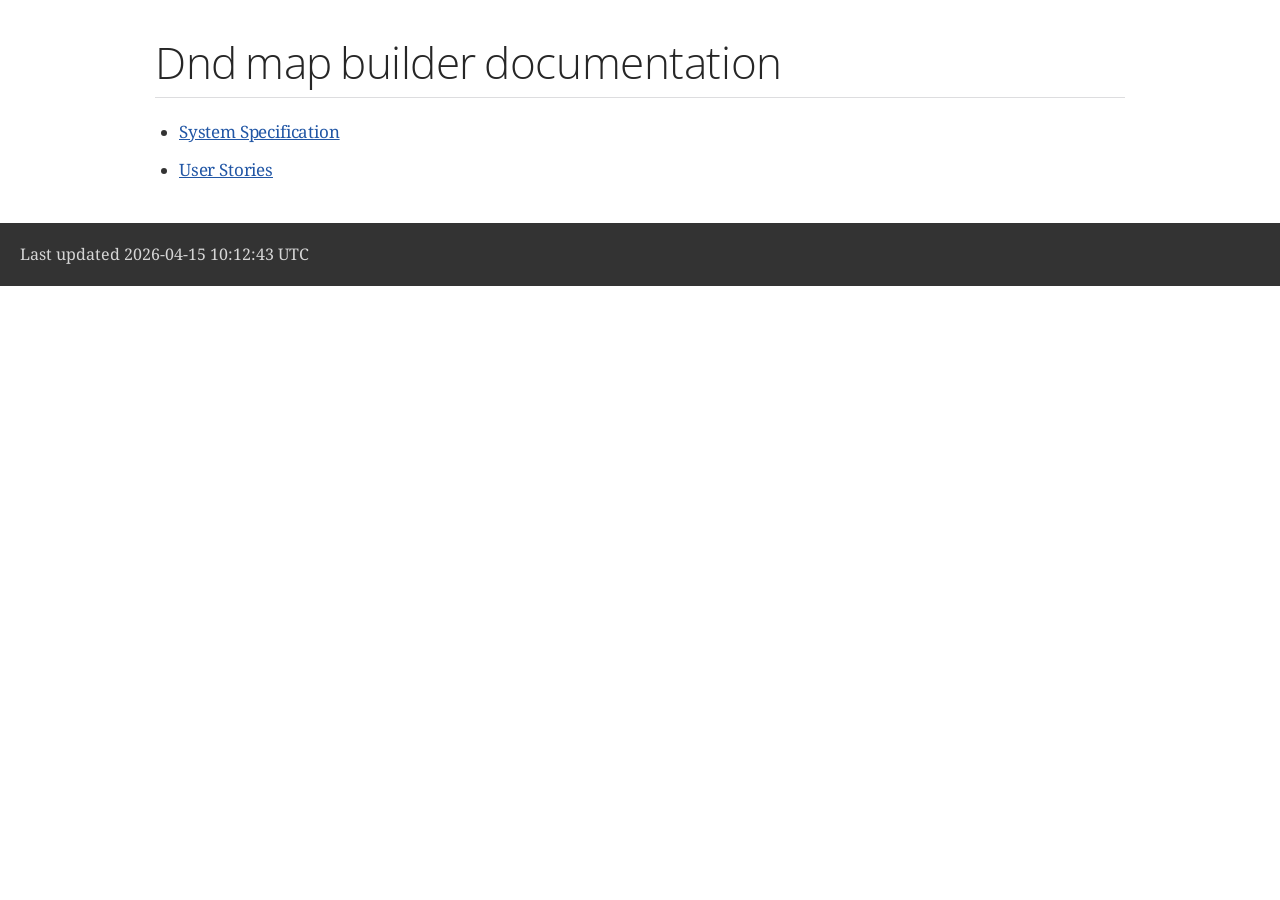
<file: index.html>
<!DOCTYPE html>
<html lang="en">
<head>
<meta charset="UTF-8">
<meta http-equiv="X-UA-Compatible" content="IE=edge">
<meta name="viewport" content="width=device-width, initial-scale=1.0">
<meta name="generator" content="Asciidoctor 2.0.20">
<link rel="icon" type="image/png" href="themes/favicon.png">
<title>Dnd map builder documentation</title>
<link rel="stylesheet" href="https://fonts.googleapis.com/css?family=Open+Sans:300,300italic,400,400italic,600,600italic%7CNoto+Serif:400,400italic,700,700italic%7CDroid+Sans+Mono:400,700">
<style>
/*! Asciidoctor default stylesheet | MIT License | https://asciidoctor.org */
/* Uncomment the following line when using as a custom stylesheet */
/* @import "https://fonts.googleapis.com/css?family=Open+Sans:300,300italic,400,400italic,600,600italic%7CNoto+Serif:400,400italic,700,700italic%7CDroid+Sans+Mono:400,700"; */
html{font-family:sans-serif;-webkit-text-size-adjust:100%}
a{background:none}
a:focus{outline:thin dotted}
a:active,a:hover{outline:0}
h1{font-size:2em;margin:.67em 0}
b,strong{font-weight:bold}
abbr{font-size:.9em}
abbr[title]{cursor:help;border-bottom:1px dotted #dddddf;text-decoration:none}
dfn{font-style:italic}
hr{height:0}
mark{background:#ff0;color:#000}
code,kbd,pre,samp{font-family:monospace;font-size:1em}
pre{white-space:pre-wrap}
q{quotes:"\201C" "\201D" "\2018" "\2019"}
small{font-size:80%}
sub,sup{font-size:75%;line-height:0;position:relative;vertical-align:baseline}
sup{top:-.5em}
sub{bottom:-.25em}
img{border:0}
svg:not(:root){overflow:hidden}
figure{margin:0}
audio,video{display:inline-block}
audio:not([controls]){display:none;height:0}
fieldset{border:1px solid silver;margin:0 2px;padding:.35em .625em .75em}
legend{border:0;padding:0}
button,input,select,textarea{font-family:inherit;font-size:100%;margin:0}
button,input{line-height:normal}
button,select{text-transform:none}
button,html input[type=button],input[type=reset],input[type=submit]{-webkit-appearance:button;cursor:pointer}
button[disabled],html input[disabled]{cursor:default}
input[type=checkbox],input[type=radio]{padding:0}
button::-moz-focus-inner,input::-moz-focus-inner{border:0;padding:0}
textarea{overflow:auto;vertical-align:top}
table{border-collapse:collapse;border-spacing:0}
*,::before,::after{box-sizing:border-box}
html,body{font-size:100%}
body{background:#fff;color:rgba(0,0,0,.8);padding:0;margin:0;font-family:"Noto Serif","DejaVu Serif",serif;line-height:1;position:relative;cursor:auto;-moz-tab-size:4;-o-tab-size:4;tab-size:4;word-wrap:anywhere;-moz-osx-font-smoothing:grayscale;-webkit-font-smoothing:antialiased}
a:hover{cursor:pointer}
img,object,embed{max-width:100%;height:auto}
object,embed{height:100%}
img{-ms-interpolation-mode:bicubic}
.left{float:left!important}
.right{float:right!important}
.text-left{text-align:left!important}
.text-right{text-align:right!important}
.text-center{text-align:center!important}
.text-justify{text-align:justify!important}
.hide{display:none}
img,object,svg{display:inline-block;vertical-align:middle}
textarea{height:auto;min-height:50px}
select{width:100%}
.subheader,.admonitionblock td.content>.title,.audioblock>.title,.exampleblock>.title,.imageblock>.title,.listingblock>.title,.literalblock>.title,.stemblock>.title,.openblock>.title,.paragraph>.title,.quoteblock>.title,table.tableblock>.title,.verseblock>.title,.videoblock>.title,.dlist>.title,.olist>.title,.ulist>.title,.qlist>.title,.hdlist>.title{line-height:1.45;color:#7a2518;font-weight:400;margin-top:0;margin-bottom:.25em}
div,dl,dt,dd,ul,ol,li,h1,h2,h3,#toctitle,.sidebarblock>.content>.title,h4,h5,h6,pre,form,p,blockquote,th,td{margin:0;padding:0}
a{color:#2156a5;text-decoration:underline;line-height:inherit}
a:hover,a:focus{color:#1d4b8f}
a img{border:0}
p{line-height:1.6;margin-bottom:1.25em;text-rendering:optimizeLegibility}
p aside{font-size:.875em;line-height:1.35;font-style:italic}
h1,h2,h3,#toctitle,.sidebarblock>.content>.title,h4,h5,h6{font-family:"Open Sans","DejaVu Sans",sans-serif;font-weight:300;font-style:normal;color:#ba3925;text-rendering:optimizeLegibility;margin-top:1em;margin-bottom:.5em;line-height:1.0125em}
h1 small,h2 small,h3 small,#toctitle small,.sidebarblock>.content>.title small,h4 small,h5 small,h6 small{font-size:60%;color:#e99b8f;line-height:0}
h1{font-size:2.125em}
h2{font-size:1.6875em}
h3,#toctitle,.sidebarblock>.content>.title{font-size:1.375em}
h4,h5{font-size:1.125em}
h6{font-size:1em}
hr{border:solid #dddddf;border-width:1px 0 0;clear:both;margin:1.25em 0 1.1875em}
em,i{font-style:italic;line-height:inherit}
strong,b{font-weight:bold;line-height:inherit}
small{font-size:60%;line-height:inherit}
code{font-family:"Droid Sans Mono","DejaVu Sans Mono",monospace;font-weight:400;color:rgba(0,0,0,.9)}
ul,ol,dl{line-height:1.6;margin-bottom:1.25em;list-style-position:outside;font-family:inherit}
ul,ol{margin-left:1.5em}
ul li ul,ul li ol{margin-left:1.25em;margin-bottom:0}
ul.circle{list-style-type:circle}
ul.disc{list-style-type:disc}
ul.square{list-style-type:square}
ul.circle ul:not([class]),ul.disc ul:not([class]),ul.square ul:not([class]){list-style:inherit}
ol li ul,ol li ol{margin-left:1.25em;margin-bottom:0}
dl dt{margin-bottom:.3125em;font-weight:bold}
dl dd{margin-bottom:1.25em}
blockquote{margin:0 0 1.25em;padding:.5625em 1.25em 0 1.1875em;border-left:1px solid #ddd}
blockquote,blockquote p{line-height:1.6;color:rgba(0,0,0,.85)}
@media screen and (min-width:768px){h1,h2,h3,#toctitle,.sidebarblock>.content>.title,h4,h5,h6{line-height:1.2}
h1{font-size:2.75em}
h2{font-size:2.3125em}
h3,#toctitle,.sidebarblock>.content>.title{font-size:1.6875em}
h4{font-size:1.4375em}}
table{background:#fff;margin-bottom:1.25em;border:1px solid #dedede;word-wrap:normal}
table thead,table tfoot{background:#f7f8f7}
table thead tr th,table thead tr td,table tfoot tr th,table tfoot tr td{padding:.5em .625em .625em;font-size:inherit;color:rgba(0,0,0,.8);text-align:left}
table tr th,table tr td{padding:.5625em .625em;font-size:inherit;color:rgba(0,0,0,.8)}
table tr.even,table tr.alt{background:#f8f8f7}
table thead tr th,table tfoot tr th,table tbody tr td,table tr td,table tfoot tr td{line-height:1.6}
h1,h2,h3,#toctitle,.sidebarblock>.content>.title,h4,h5,h6{line-height:1.2;word-spacing:-.05em}
h1 strong,h2 strong,h3 strong,#toctitle strong,.sidebarblock>.content>.title strong,h4 strong,h5 strong,h6 strong{font-weight:400}
.center{margin-left:auto;margin-right:auto}
.stretch{width:100%}
.clearfix::before,.clearfix::after,.float-group::before,.float-group::after{content:" ";display:table}
.clearfix::after,.float-group::after{clear:both}
:not(pre).nobreak{word-wrap:normal}
:not(pre).nowrap{white-space:nowrap}
:not(pre).pre-wrap{white-space:pre-wrap}
:not(pre):not([class^=L])>code{font-size:.9375em;font-style:normal!important;letter-spacing:0;padding:.1em .5ex;word-spacing:-.15em;background:#f7f7f8;border-radius:4px;line-height:1.45;text-rendering:optimizeSpeed}
pre{color:rgba(0,0,0,.9);font-family:"Droid Sans Mono","DejaVu Sans Mono",monospace;line-height:1.45;text-rendering:optimizeSpeed}
pre code,pre pre{color:inherit;font-size:inherit;line-height:inherit}
pre>code{display:block}
pre.nowrap,pre.nowrap pre{white-space:pre;word-wrap:normal}
em em{font-style:normal}
strong strong{font-weight:400}
.keyseq{color:rgba(51,51,51,.8)}
kbd{font-family:"Droid Sans Mono","DejaVu Sans Mono",monospace;display:inline-block;color:rgba(0,0,0,.8);font-size:.65em;line-height:1.45;background:#f7f7f7;border:1px solid #ccc;border-radius:3px;box-shadow:0 1px 0 rgba(0,0,0,.2),inset 0 0 0 .1em #fff;margin:0 .15em;padding:.2em .5em;vertical-align:middle;position:relative;top:-.1em;white-space:nowrap}
.keyseq kbd:first-child{margin-left:0}
.keyseq kbd:last-child{margin-right:0}
.menuseq,.menuref{color:#000}
.menuseq b:not(.caret),.menuref{font-weight:inherit}
.menuseq{word-spacing:-.02em}
.menuseq b.caret{font-size:1.25em;line-height:.8}
.menuseq i.caret{font-weight:bold;text-align:center;width:.45em}
b.button::before,b.button::after{position:relative;top:-1px;font-weight:400}
b.button::before{content:"[";padding:0 3px 0 2px}
b.button::after{content:"]";padding:0 2px 0 3px}
p a>code:hover{color:rgba(0,0,0,.9)}
#header,#content,#footnotes,#footer{width:100%;margin:0 auto;max-width:62.5em;*zoom:1;position:relative;padding-left:.9375em;padding-right:.9375em}
#header::before,#header::after,#content::before,#content::after,#footnotes::before,#footnotes::after,#footer::before,#footer::after{content:" ";display:table}
#header::after,#content::after,#footnotes::after,#footer::after{clear:both}
#content{margin-top:1.25em}
#content::before{content:none}
#header>h1:first-child{color:rgba(0,0,0,.85);margin-top:2.25rem;margin-bottom:0}
#header>h1:first-child+#toc{margin-top:8px;border-top:1px solid #dddddf}
#header>h1:only-child,body.toc2 #header>h1:nth-last-child(2){border-bottom:1px solid #dddddf;padding-bottom:8px}
#header .details{border-bottom:1px solid #dddddf;line-height:1.45;padding-top:.25em;padding-bottom:.25em;padding-left:.25em;color:rgba(0,0,0,.6);display:flex;flex-flow:row wrap}
#header .details span:first-child{margin-left:-.125em}
#header .details span.email a{color:rgba(0,0,0,.85)}
#header .details br{display:none}
#header .details br+span::before{content:"\00a0\2013\00a0"}
#header .details br+span.author::before{content:"\00a0\22c5\00a0";color:rgba(0,0,0,.85)}
#header .details br+span#revremark::before{content:"\00a0|\00a0"}
#header #revnumber{text-transform:capitalize}
#header #revnumber::after{content:"\00a0"}
#content>h1:first-child:not([class]){color:rgba(0,0,0,.85);border-bottom:1px solid #dddddf;padding-bottom:8px;margin-top:0;padding-top:1rem;margin-bottom:1.25rem}
#toc{border-bottom:1px solid #e7e7e9;padding-bottom:.5em}
#toc>ul{margin-left:.125em}
#toc ul.sectlevel0>li>a{font-style:italic}
#toc ul.sectlevel0 ul.sectlevel1{margin:.5em 0}
#toc ul{font-family:"Open Sans","DejaVu Sans",sans-serif;list-style-type:none}
#toc li{line-height:1.3334;margin-top:.3334em}
#toc a{text-decoration:none}
#toc a:active{text-decoration:underline}
#toctitle{color:#7a2518;font-size:1.2em}
@media screen and (min-width:768px){#toctitle{font-size:1.375em}
body.toc2{padding-left:15em;padding-right:0}
#toc.toc2{margin-top:0!important;background:#f8f8f7;position:fixed;width:15em;left:0;top:0;border-right:1px solid #e7e7e9;border-top-width:0!important;border-bottom-width:0!important;z-index:1000;padding:1.25em 1em;height:100%;overflow:auto}
#toc.toc2 #toctitle{margin-top:0;margin-bottom:.8rem;font-size:1.2em}
#toc.toc2>ul{font-size:.9em;margin-bottom:0}
#toc.toc2 ul ul{margin-left:0;padding-left:1em}
#toc.toc2 ul.sectlevel0 ul.sectlevel1{padding-left:0;margin-top:.5em;margin-bottom:.5em}
body.toc2.toc-right{padding-left:0;padding-right:15em}
body.toc2.toc-right #toc.toc2{border-right-width:0;border-left:1px solid #e7e7e9;left:auto;right:0}}
@media screen and (min-width:1280px){body.toc2{padding-left:20em;padding-right:0}
#toc.toc2{width:20em}
#toc.toc2 #toctitle{font-size:1.375em}
#toc.toc2>ul{font-size:.95em}
#toc.toc2 ul ul{padding-left:1.25em}
body.toc2.toc-right{padding-left:0;padding-right:20em}}
#content #toc{border:1px solid #e0e0dc;margin-bottom:1.25em;padding:1.25em;background:#f8f8f7;border-radius:4px}
#content #toc>:first-child{margin-top:0}
#content #toc>:last-child{margin-bottom:0}
#footer{max-width:none;background:rgba(0,0,0,.8);padding:1.25em}
#footer-text{color:hsla(0,0%,100%,.8);line-height:1.44}
#content{margin-bottom:.625em}
.sect1{padding-bottom:.625em}
@media screen and (min-width:768px){#content{margin-bottom:1.25em}
.sect1{padding-bottom:1.25em}}
.sect1:last-child{padding-bottom:0}
.sect1+.sect1{border-top:1px solid #e7e7e9}
#content h1>a.anchor,h2>a.anchor,h3>a.anchor,#toctitle>a.anchor,.sidebarblock>.content>.title>a.anchor,h4>a.anchor,h5>a.anchor,h6>a.anchor{position:absolute;z-index:1001;width:1.5ex;margin-left:-1.5ex;display:block;text-decoration:none!important;visibility:hidden;text-align:center;font-weight:400}
#content h1>a.anchor::before,h2>a.anchor::before,h3>a.anchor::before,#toctitle>a.anchor::before,.sidebarblock>.content>.title>a.anchor::before,h4>a.anchor::before,h5>a.anchor::before,h6>a.anchor::before{content:"\00A7";font-size:.85em;display:block;padding-top:.1em}
#content h1:hover>a.anchor,#content h1>a.anchor:hover,h2:hover>a.anchor,h2>a.anchor:hover,h3:hover>a.anchor,#toctitle:hover>a.anchor,.sidebarblock>.content>.title:hover>a.anchor,h3>a.anchor:hover,#toctitle>a.anchor:hover,.sidebarblock>.content>.title>a.anchor:hover,h4:hover>a.anchor,h4>a.anchor:hover,h5:hover>a.anchor,h5>a.anchor:hover,h6:hover>a.anchor,h6>a.anchor:hover{visibility:visible}
#content h1>a.link,h2>a.link,h3>a.link,#toctitle>a.link,.sidebarblock>.content>.title>a.link,h4>a.link,h5>a.link,h6>a.link{color:#ba3925;text-decoration:none}
#content h1>a.link:hover,h2>a.link:hover,h3>a.link:hover,#toctitle>a.link:hover,.sidebarblock>.content>.title>a.link:hover,h4>a.link:hover,h5>a.link:hover,h6>a.link:hover{color:#a53221}
details,.audioblock,.imageblock,.literalblock,.listingblock,.stemblock,.videoblock{margin-bottom:1.25em}
details{margin-left:1.25rem}
details>summary{cursor:pointer;display:block;position:relative;line-height:1.6;margin-bottom:.625rem;outline:none;-webkit-tap-highlight-color:transparent}
details>summary::-webkit-details-marker{display:none}
details>summary::before{content:"";border:solid transparent;border-left:solid;border-width:.3em 0 .3em .5em;position:absolute;top:.5em;left:-1.25rem;transform:translateX(15%)}
details[open]>summary::before{border:solid transparent;border-top:solid;border-width:.5em .3em 0;transform:translateY(15%)}
details>summary::after{content:"";width:1.25rem;height:1em;position:absolute;top:.3em;left:-1.25rem}
.admonitionblock td.content>.title,.audioblock>.title,.exampleblock>.title,.imageblock>.title,.listingblock>.title,.literalblock>.title,.stemblock>.title,.openblock>.title,.paragraph>.title,.quoteblock>.title,table.tableblock>.title,.verseblock>.title,.videoblock>.title,.dlist>.title,.olist>.title,.ulist>.title,.qlist>.title,.hdlist>.title{text-rendering:optimizeLegibility;text-align:left;font-family:"Noto Serif","DejaVu Serif",serif;font-size:1rem;font-style:italic}
table.tableblock.fit-content>caption.title{white-space:nowrap;width:0}
.paragraph.lead>p,#preamble>.sectionbody>[class=paragraph]:first-of-type p{font-size:1.21875em;line-height:1.6;color:rgba(0,0,0,.85)}
.admonitionblock>table{border-collapse:separate;border:0;background:none;width:100%}
.admonitionblock>table td.icon{text-align:center;width:80px}
.admonitionblock>table td.icon img{max-width:none}
.admonitionblock>table td.icon .title{font-weight:bold;font-family:"Open Sans","DejaVu Sans",sans-serif;text-transform:uppercase}
.admonitionblock>table td.content{padding-left:1.125em;padding-right:1.25em;border-left:1px solid #dddddf;color:rgba(0,0,0,.6);word-wrap:anywhere}
.admonitionblock>table td.content>:last-child>:last-child{margin-bottom:0}
.exampleblock>.content{border:1px solid #e6e6e6;margin-bottom:1.25em;padding:1.25em;background:#fff;border-radius:4px}
.sidebarblock{border:1px solid #dbdbd6;margin-bottom:1.25em;padding:1.25em;background:#f3f3f2;border-radius:4px}
.sidebarblock>.content>.title{color:#7a2518;margin-top:0;text-align:center}
.exampleblock>.content>:first-child,.sidebarblock>.content>:first-child{margin-top:0}
.exampleblock>.content>:last-child,.exampleblock>.content>:last-child>:last-child,.exampleblock>.content .olist>ol>li:last-child>:last-child,.exampleblock>.content .ulist>ul>li:last-child>:last-child,.exampleblock>.content .qlist>ol>li:last-child>:last-child,.sidebarblock>.content>:last-child,.sidebarblock>.content>:last-child>:last-child,.sidebarblock>.content .olist>ol>li:last-child>:last-child,.sidebarblock>.content .ulist>ul>li:last-child>:last-child,.sidebarblock>.content .qlist>ol>li:last-child>:last-child{margin-bottom:0}
.literalblock pre,.listingblock>.content>pre{border-radius:4px;overflow-x:auto;padding:1em;font-size:.8125em}
@media screen and (min-width:768px){.literalblock pre,.listingblock>.content>pre{font-size:.90625em}}
@media screen and (min-width:1280px){.literalblock pre,.listingblock>.content>pre{font-size:1em}}
.literalblock pre,.listingblock>.content>pre:not(.highlight),.listingblock>.content>pre[class=highlight],.listingblock>.content>pre[class^="highlight "]{background:#f7f7f8}
.literalblock.output pre{color:#f7f7f8;background:rgba(0,0,0,.9)}
.listingblock>.content{position:relative}
.listingblock code[data-lang]::before{display:none;content:attr(data-lang);position:absolute;font-size:.75em;top:.425rem;right:.5rem;line-height:1;text-transform:uppercase;color:inherit;opacity:.5}
.listingblock:hover code[data-lang]::before{display:block}
.listingblock.terminal pre .command::before{content:attr(data-prompt);padding-right:.5em;color:inherit;opacity:.5}
.listingblock.terminal pre .command:not([data-prompt])::before{content:"$"}
.listingblock pre.highlightjs{padding:0}
.listingblock pre.highlightjs>code{padding:1em;border-radius:4px}
.listingblock pre.prettyprint{border-width:0}
.prettyprint{background:#f7f7f8}
pre.prettyprint .linenums{line-height:1.45;margin-left:2em}
pre.prettyprint li{background:none;list-style-type:inherit;padding-left:0}
pre.prettyprint li code[data-lang]::before{opacity:1}
pre.prettyprint li:not(:first-child) code[data-lang]::before{display:none}
table.linenotable{border-collapse:separate;border:0;margin-bottom:0;background:none}
table.linenotable td[class]{color:inherit;vertical-align:top;padding:0;line-height:inherit;white-space:normal}
table.linenotable td.code{padding-left:.75em}
table.linenotable td.linenos,pre.pygments .linenos{border-right:1px solid;opacity:.35;padding-right:.5em;-webkit-user-select:none;-moz-user-select:none;-ms-user-select:none;user-select:none}
pre.pygments span.linenos{display:inline-block;margin-right:.75em}
.quoteblock{margin:0 1em 1.25em 1.5em;display:table}
.quoteblock:not(.excerpt)>.title{margin-left:-1.5em;margin-bottom:.75em}
.quoteblock blockquote,.quoteblock p{color:rgba(0,0,0,.85);font-size:1.15rem;line-height:1.75;word-spacing:.1em;letter-spacing:0;font-style:italic;text-align:justify}
.quoteblock blockquote{margin:0;padding:0;border:0}
.quoteblock blockquote::before{content:"\201c";float:left;font-size:2.75em;font-weight:bold;line-height:.6em;margin-left:-.6em;color:#7a2518;text-shadow:0 1px 2px rgba(0,0,0,.1)}
.quoteblock blockquote>.paragraph:last-child p{margin-bottom:0}
.quoteblock .attribution{margin-top:.75em;margin-right:.5ex;text-align:right}
.verseblock{margin:0 1em 1.25em}
.verseblock pre{font-family:"Open Sans","DejaVu Sans",sans-serif;font-size:1.15rem;color:rgba(0,0,0,.85);font-weight:300;text-rendering:optimizeLegibility}
.verseblock pre strong{font-weight:400}
.verseblock .attribution{margin-top:1.25rem;margin-left:.5ex}
.quoteblock .attribution,.verseblock .attribution{font-size:.9375em;line-height:1.45;font-style:italic}
.quoteblock .attribution br,.verseblock .attribution br{display:none}
.quoteblock .attribution cite,.verseblock .attribution cite{display:block;letter-spacing:-.025em;color:rgba(0,0,0,.6)}
.quoteblock.abstract blockquote::before,.quoteblock.excerpt blockquote::before,.quoteblock .quoteblock blockquote::before{display:none}
.quoteblock.abstract blockquote,.quoteblock.abstract p,.quoteblock.excerpt blockquote,.quoteblock.excerpt p,.quoteblock .quoteblock blockquote,.quoteblock .quoteblock p{line-height:1.6;word-spacing:0}
.quoteblock.abstract{margin:0 1em 1.25em;display:block}
.quoteblock.abstract>.title{margin:0 0 .375em;font-size:1.15em;text-align:center}
.quoteblock.excerpt>blockquote,.quoteblock .quoteblock{padding:0 0 .25em 1em;border-left:.25em solid #dddddf}
.quoteblock.excerpt,.quoteblock .quoteblock{margin-left:0}
.quoteblock.excerpt blockquote,.quoteblock.excerpt p,.quoteblock .quoteblock blockquote,.quoteblock .quoteblock p{color:inherit;font-size:1.0625rem}
.quoteblock.excerpt .attribution,.quoteblock .quoteblock .attribution{color:inherit;font-size:.85rem;text-align:left;margin-right:0}
p.tableblock:last-child{margin-bottom:0}
td.tableblock>.content{margin-bottom:1.25em;word-wrap:anywhere}
td.tableblock>.content>:last-child{margin-bottom:-1.25em}
table.tableblock,th.tableblock,td.tableblock{border:0 solid #dedede}
table.grid-all>*>tr>*{border-width:1px}
table.grid-cols>*>tr>*{border-width:0 1px}
table.grid-rows>*>tr>*{border-width:1px 0}
table.frame-all{border-width:1px}
table.frame-ends{border-width:1px 0}
table.frame-sides{border-width:0 1px}
table.frame-none>colgroup+*>:first-child>*,table.frame-sides>colgroup+*>:first-child>*{border-top-width:0}
table.frame-none>:last-child>:last-child>*,table.frame-sides>:last-child>:last-child>*{border-bottom-width:0}
table.frame-none>*>tr>:first-child,table.frame-ends>*>tr>:first-child{border-left-width:0}
table.frame-none>*>tr>:last-child,table.frame-ends>*>tr>:last-child{border-right-width:0}
table.stripes-all>*>tr,table.stripes-odd>*>tr:nth-of-type(odd),table.stripes-even>*>tr:nth-of-type(even),table.stripes-hover>*>tr:hover{background:#f8f8f7}
th.halign-left,td.halign-left{text-align:left}
th.halign-right,td.halign-right{text-align:right}
th.halign-center,td.halign-center{text-align:center}
th.valign-top,td.valign-top{vertical-align:top}
th.valign-bottom,td.valign-bottom{vertical-align:bottom}
th.valign-middle,td.valign-middle{vertical-align:middle}
table thead th,table tfoot th{font-weight:bold}
tbody tr th{background:#f7f8f7}
tbody tr th,tbody tr th p,tfoot tr th,tfoot tr th p{color:rgba(0,0,0,.8);font-weight:bold}
p.tableblock>code:only-child{background:none;padding:0}
p.tableblock{font-size:1em}
ol{margin-left:1.75em}
ul li ol{margin-left:1.5em}
dl dd{margin-left:1.125em}
dl dd:last-child,dl dd:last-child>:last-child{margin-bottom:0}
li p,ul dd,ol dd,.olist .olist,.ulist .ulist,.ulist .olist,.olist .ulist{margin-bottom:.625em}
ul.checklist,ul.none,ol.none,ul.no-bullet,ol.no-bullet,ol.unnumbered,ul.unstyled,ol.unstyled{list-style-type:none}
ul.no-bullet,ol.no-bullet,ol.unnumbered{margin-left:.625em}
ul.unstyled,ol.unstyled{margin-left:0}
li>p:empty:only-child::before{content:"";display:inline-block}
ul.checklist>li>p:first-child{margin-left:-1em}
ul.checklist>li>p:first-child>.fa-square-o:first-child,ul.checklist>li>p:first-child>.fa-check-square-o:first-child{width:1.25em;font-size:.8em;position:relative;bottom:.125em}
ul.checklist>li>p:first-child>input[type=checkbox]:first-child{margin-right:.25em}
ul.inline{display:flex;flex-flow:row wrap;list-style:none;margin:0 0 .625em -1.25em}
ul.inline>li{margin-left:1.25em}
.unstyled dl dt{font-weight:400;font-style:normal}
ol.arabic{list-style-type:decimal}
ol.decimal{list-style-type:decimal-leading-zero}
ol.loweralpha{list-style-type:lower-alpha}
ol.upperalpha{list-style-type:upper-alpha}
ol.lowerroman{list-style-type:lower-roman}
ol.upperroman{list-style-type:upper-roman}
ol.lowergreek{list-style-type:lower-greek}
.hdlist>table,.colist>table{border:0;background:none}
.hdlist>table>tbody>tr,.colist>table>tbody>tr{background:none}
td.hdlist1,td.hdlist2{vertical-align:top;padding:0 .625em}
td.hdlist1{font-weight:bold;padding-bottom:1.25em}
td.hdlist2{word-wrap:anywhere}
.literalblock+.colist,.listingblock+.colist{margin-top:-.5em}
.colist td:not([class]):first-child{padding:.4em .75em 0;line-height:1;vertical-align:top}
.colist td:not([class]):first-child img{max-width:none}
.colist td:not([class]):last-child{padding:.25em 0}
.thumb,.th{line-height:0;display:inline-block;border:4px solid #fff;box-shadow:0 0 0 1px #ddd}
.imageblock.left{margin:.25em .625em 1.25em 0}
.imageblock.right{margin:.25em 0 1.25em .625em}
.imageblock>.title{margin-bottom:0}
.imageblock.thumb,.imageblock.th{border-width:6px}
.imageblock.thumb>.title,.imageblock.th>.title{padding:0 .125em}
.image.left,.image.right{margin-top:.25em;margin-bottom:.25em;display:inline-block;line-height:0}
.image.left{margin-right:.625em}
.image.right{margin-left:.625em}
a.image{text-decoration:none;display:inline-block}
a.image object{pointer-events:none}
sup.footnote,sup.footnoteref{font-size:.875em;position:static;vertical-align:super}
sup.footnote a,sup.footnoteref a{text-decoration:none}
sup.footnote a:active,sup.footnoteref a:active{text-decoration:underline}
#footnotes{padding-top:.75em;padding-bottom:.75em;margin-bottom:.625em}
#footnotes hr{width:20%;min-width:6.25em;margin:-.25em 0 .75em;border-width:1px 0 0}
#footnotes .footnote{padding:0 .375em 0 .225em;line-height:1.3334;font-size:.875em;margin-left:1.2em;margin-bottom:.2em}
#footnotes .footnote a:first-of-type{font-weight:bold;text-decoration:none;margin-left:-1.05em}
#footnotes .footnote:last-of-type{margin-bottom:0}
#content #footnotes{margin-top:-.625em;margin-bottom:0;padding:.75em 0}
div.unbreakable{page-break-inside:avoid}
.big{font-size:larger}
.small{font-size:smaller}
.underline{text-decoration:underline}
.overline{text-decoration:overline}
.line-through{text-decoration:line-through}
.aqua{color:#00bfbf}
.aqua-background{background:#00fafa}
.black{color:#000}
.black-background{background:#000}
.blue{color:#0000bf}
.blue-background{background:#0000fa}
.fuchsia{color:#bf00bf}
.fuchsia-background{background:#fa00fa}
.gray{color:#606060}
.gray-background{background:#7d7d7d}
.green{color:#006000}
.green-background{background:#007d00}
.lime{color:#00bf00}
.lime-background{background:#00fa00}
.maroon{color:#600000}
.maroon-background{background:#7d0000}
.navy{color:#000060}
.navy-background{background:#00007d}
.olive{color:#606000}
.olive-background{background:#7d7d00}
.purple{color:#600060}
.purple-background{background:#7d007d}
.red{color:#bf0000}
.red-background{background:#fa0000}
.silver{color:#909090}
.silver-background{background:#bcbcbc}
.teal{color:#006060}
.teal-background{background:#007d7d}
.white{color:#bfbfbf}
.white-background{background:#fafafa}
.yellow{color:#bfbf00}
.yellow-background{background:#fafa00}
span.icon>.fa{cursor:default}
a span.icon>.fa{cursor:inherit}
.admonitionblock td.icon [class^="fa icon-"]{font-size:2.5em;text-shadow:1px 1px 2px rgba(0,0,0,.5);cursor:default}
.admonitionblock td.icon .icon-note::before{content:"\f05a";color:#19407c}
.admonitionblock td.icon .icon-tip::before{content:"\f0eb";text-shadow:1px 1px 2px rgba(155,155,0,.8);color:#111}
.admonitionblock td.icon .icon-warning::before{content:"\f071";color:#bf6900}
.admonitionblock td.icon .icon-caution::before{content:"\f06d";color:#bf3400}
.admonitionblock td.icon .icon-important::before{content:"\f06a";color:#bf0000}
.conum[data-value]{display:inline-block;color:#fff!important;background:rgba(0,0,0,.8);border-radius:50%;text-align:center;font-size:.75em;width:1.67em;height:1.67em;line-height:1.67em;font-family:"Open Sans","DejaVu Sans",sans-serif;font-style:normal;font-weight:bold}
.conum[data-value] *{color:#fff!important}
.conum[data-value]+b{display:none}
.conum[data-value]::after{content:attr(data-value)}
pre .conum[data-value]{position:relative;top:-.125em}
b.conum *{color:inherit!important}
.conum:not([data-value]):empty{display:none}
dt,th.tableblock,td.content,div.footnote{text-rendering:optimizeLegibility}
h1,h2,p,td.content,span.alt,summary{letter-spacing:-.01em}
p strong,td.content strong,div.footnote strong{letter-spacing:-.005em}
p,blockquote,dt,td.content,td.hdlist1,span.alt,summary{font-size:1.0625rem}
p{margin-bottom:1.25rem}
.sidebarblock p,.sidebarblock dt,.sidebarblock td.content,p.tableblock{font-size:1em}
.exampleblock>.content{background:#fffef7;border-color:#e0e0dc;box-shadow:0 1px 4px #e0e0dc}
.print-only{display:none!important}
@page{margin:1.25cm .75cm}
@media print{*{box-shadow:none!important;text-shadow:none!important}
html{font-size:80%}
a{color:inherit!important;text-decoration:underline!important}
a.bare,a[href^="#"],a[href^="mailto:"]{text-decoration:none!important}
a[href^="http:"]:not(.bare)::after,a[href^="https:"]:not(.bare)::after{content:"(" attr(href) ")";display:inline-block;font-size:.875em;padding-left:.25em}
abbr[title]{border-bottom:1px dotted}
abbr[title]::after{content:" (" attr(title) ")"}
pre,blockquote,tr,img,object,svg{page-break-inside:avoid}
thead{display:table-header-group}
svg{max-width:100%}
p,blockquote,dt,td.content{font-size:1em;orphans:3;widows:3}
h2,h3,#toctitle,.sidebarblock>.content>.title{page-break-after:avoid}
#header,#content,#footnotes,#footer{max-width:none}
#toc,.sidebarblock,.exampleblock>.content{background:none!important}
#toc{border-bottom:1px solid #dddddf!important;padding-bottom:0!important}
body.book #header{text-align:center}
body.book #header>h1:first-child{border:0!important;margin:2.5em 0 1em}
body.book #header .details{border:0!important;display:block;padding:0!important}
body.book #header .details span:first-child{margin-left:0!important}
body.book #header .details br{display:block}
body.book #header .details br+span::before{content:none!important}
body.book #toc{border:0!important;text-align:left!important;padding:0!important;margin:0!important}
body.book #toc,body.book #preamble,body.book h1.sect0,body.book .sect1>h2{page-break-before:always}
.listingblock code[data-lang]::before{display:block}
#footer{padding:0 .9375em}
.hide-on-print{display:none!important}
.print-only{display:block!important}
.hide-for-print{display:none!important}
.show-for-print{display:inherit!important}}
@media amzn-kf8,print{#header>h1:first-child{margin-top:1.25rem}
.sect1{padding:0!important}
.sect1+.sect1{border:0}
#footer{background:none}
#footer-text{color:rgba(0,0,0,.6);font-size:.9em}}
@media amzn-kf8{#header,#content,#footnotes,#footer{padding:0}}
</style>
<link rel="stylesheet" href="https://cdnjs.cloudflare.com/ajax/libs/font-awesome/4.7.0/css/font-awesome.min.css">
<style>
    pre.rouge .hll {
        background-color: #ffc;
        display: block;
    }
    pre.rouge .hll * {
        background-color: initial;
    }
</style>
</head>
<body class="article">
<div id="header">
<h1>Dnd map builder documentation</h1>
</div>
<div id="content">
<div class="ulist">
<ul>
<li>
<p><a href="sysspec.html">System Specification</a></p>
</li>
<li>
<p><a href="user-stories.html">User Stories</a></p>
</li>
</ul>
</div>
</div>
<div id="footer">
<div id="footer-text">
Last updated 2026-04-15 10:12:43 UTC
</div>
</div>
</body>
</html>
</file>
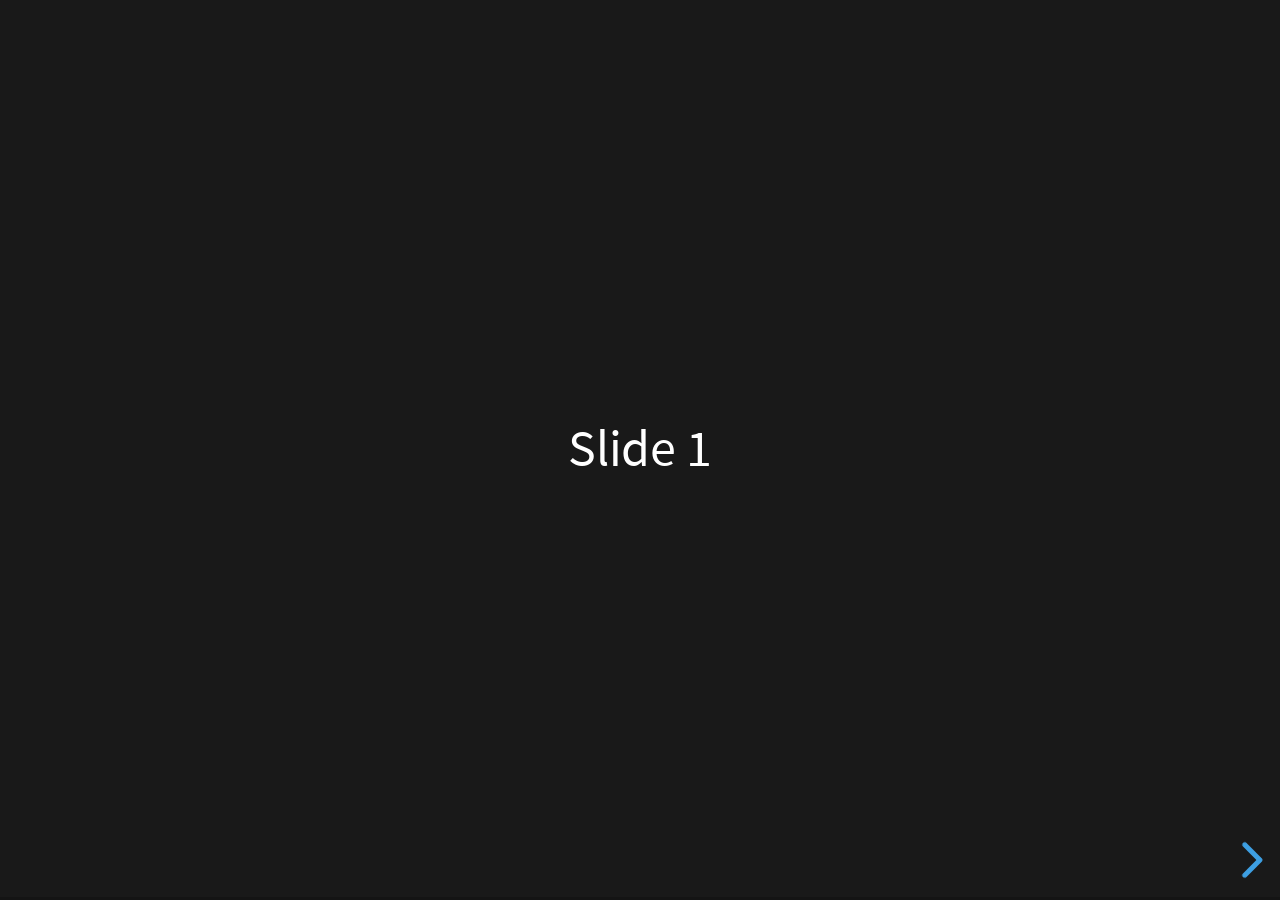
<file: slides/revealjs/index.html>
<!doctype html>
<html lang="en">
	<head>
		<meta charset="utf-8">
		<meta name="viewport" content="width=device-width, initial-scale=1.0, maximum-scale=1.0, user-scalable=no">

		<title>reveal.js</title>

		<link rel="stylesheet" href="dist/reset.css">
		<link rel="stylesheet" href="dist/reveal.css">
		<link rel="stylesheet" href="dist/theme/black.css">

		<!-- Theme used for syntax highlighted code -->
		<link rel="stylesheet" href="plugin/highlight/monokai.css">
	</head>
	<body>
		<div class="reveal">
			<div class="slides">
				<section>Slide 1</section>
				<section>Slide 2</section>
			</div>
		</div>

		<script src="dist/reveal.js"></script>
		<script src="plugin/notes/notes.js"></script>
		<script src="plugin/markdown/markdown.js"></script>
		<script src="plugin/highlight/highlight.js"></script>
		<script>
			// More info about initialization & config:
			// - https://revealjs.com/initialization/
			// - https://revealjs.com/config/
			Reveal.initialize({
				hash: true,

				// Learn about plugins: https://revealjs.com/plugins/
				plugins: [ RevealMarkdown, RevealHighlight, RevealNotes ]
			});
		</script>
	</body>
</html>
</file>
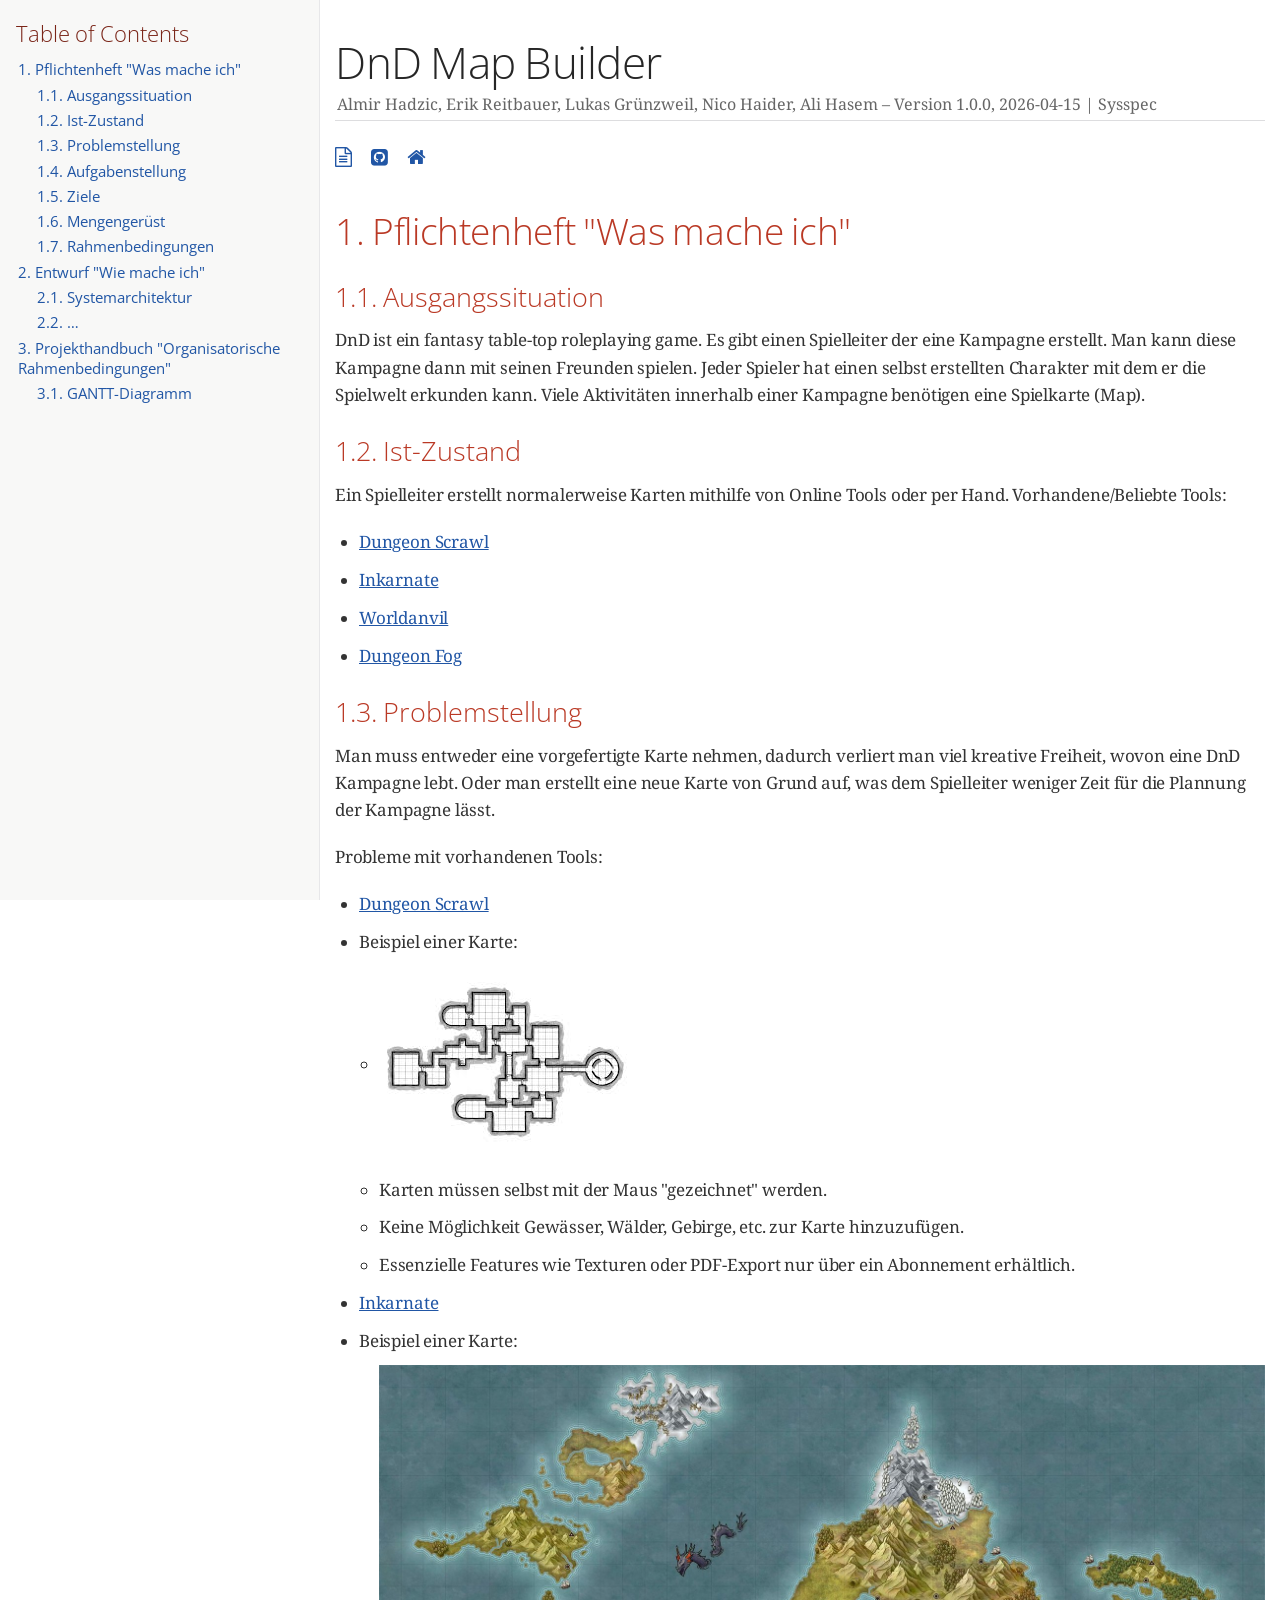
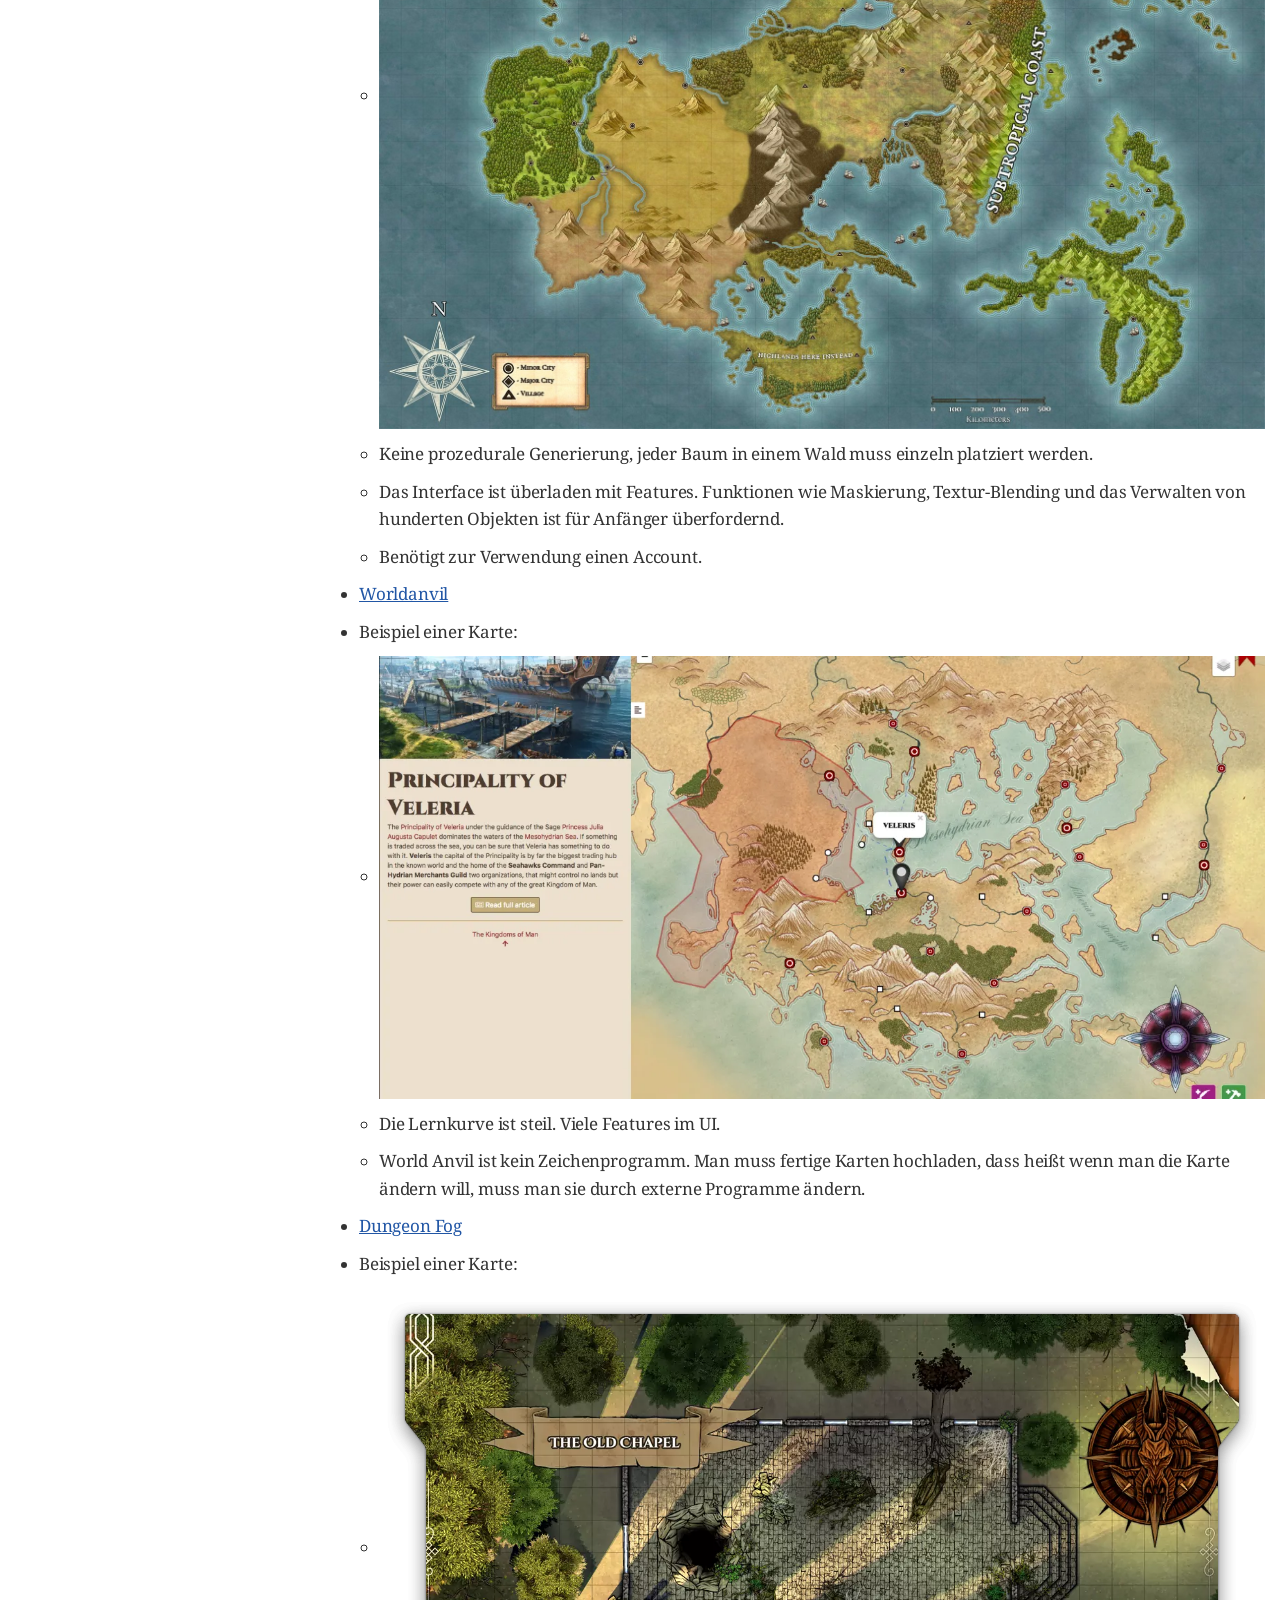
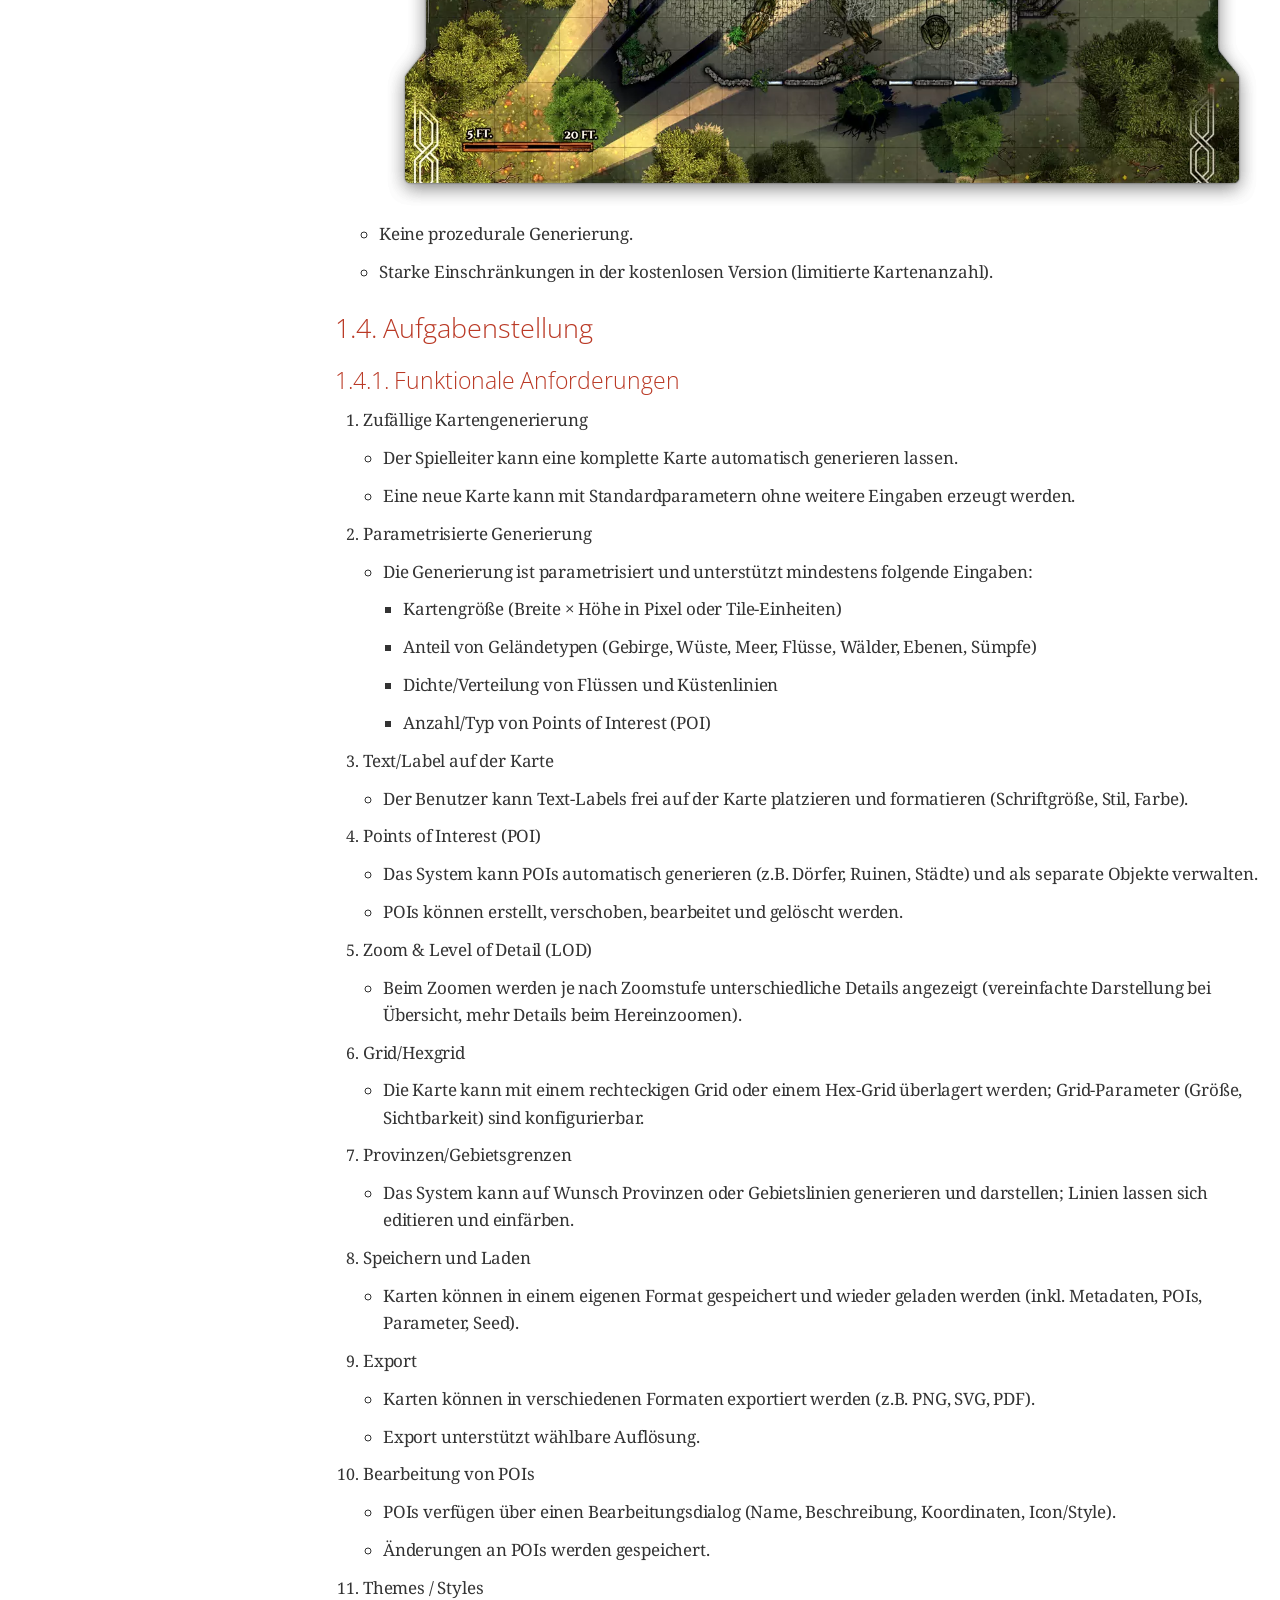
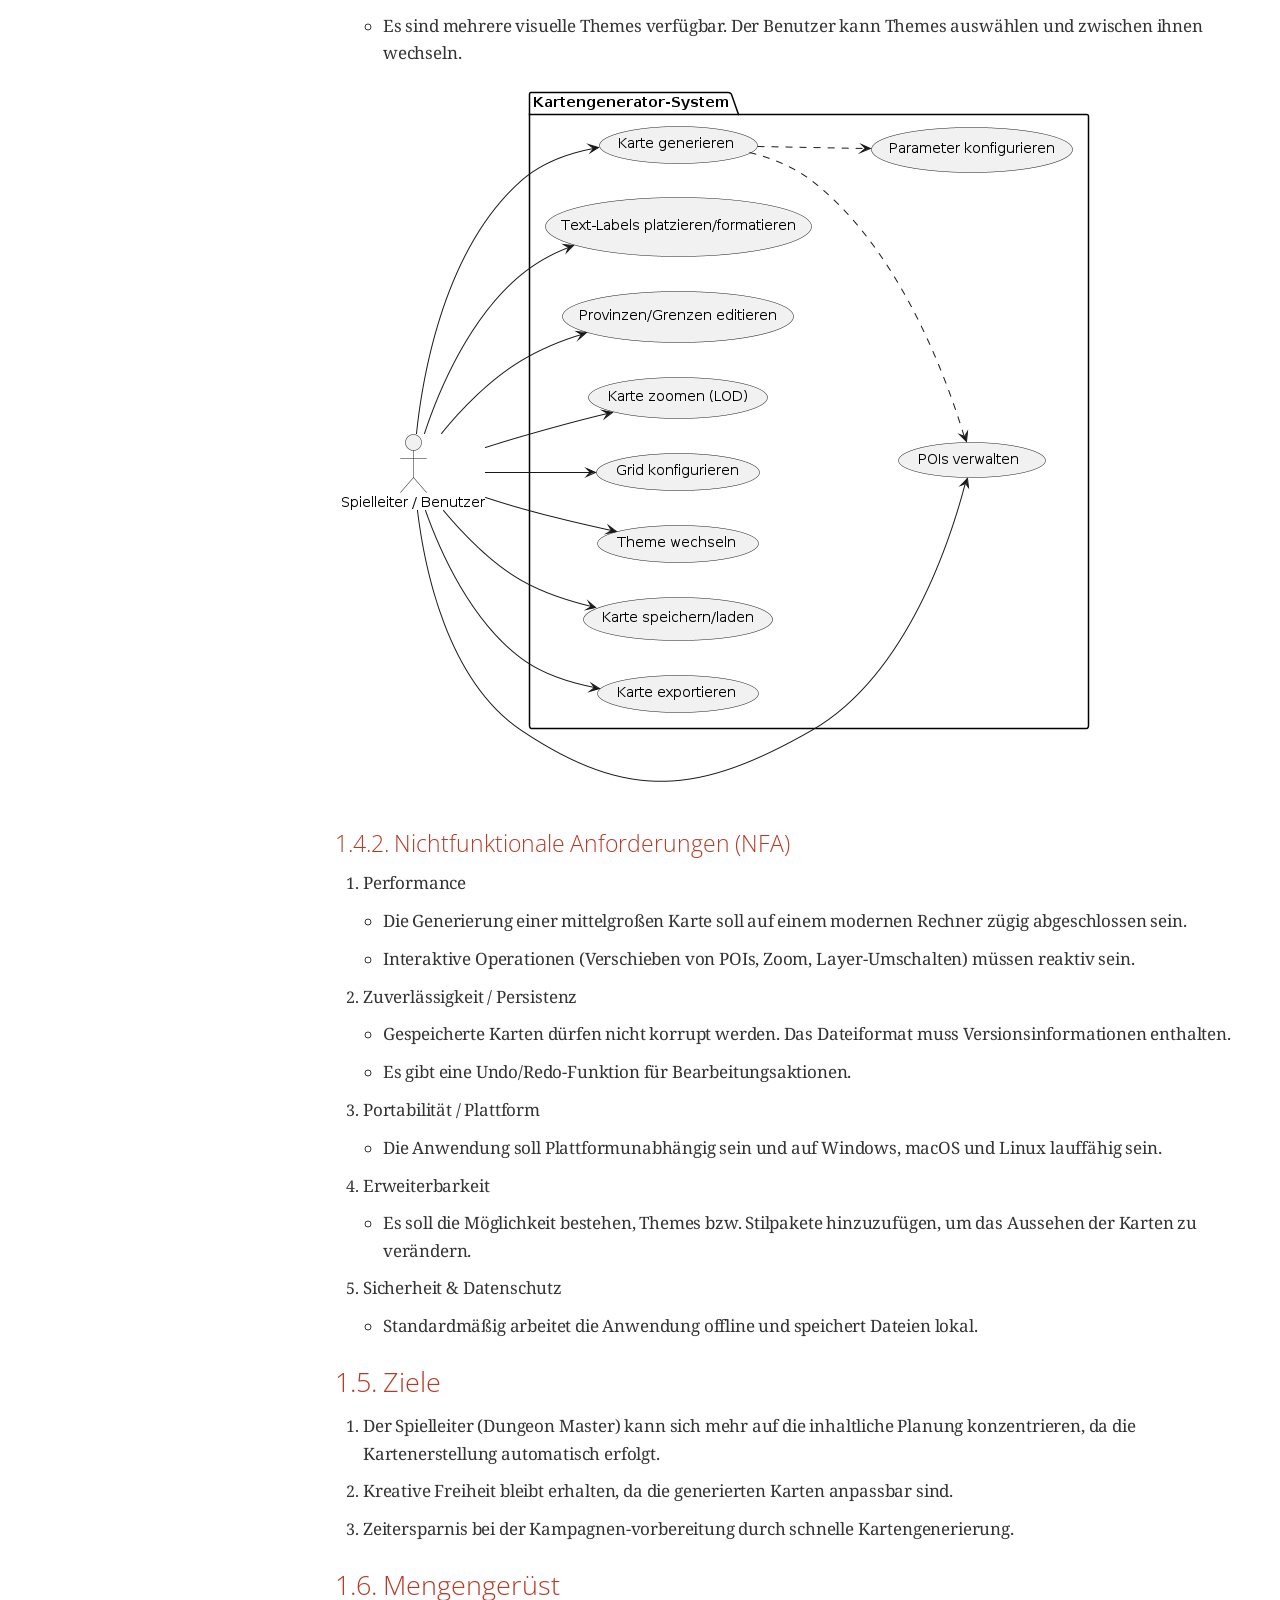
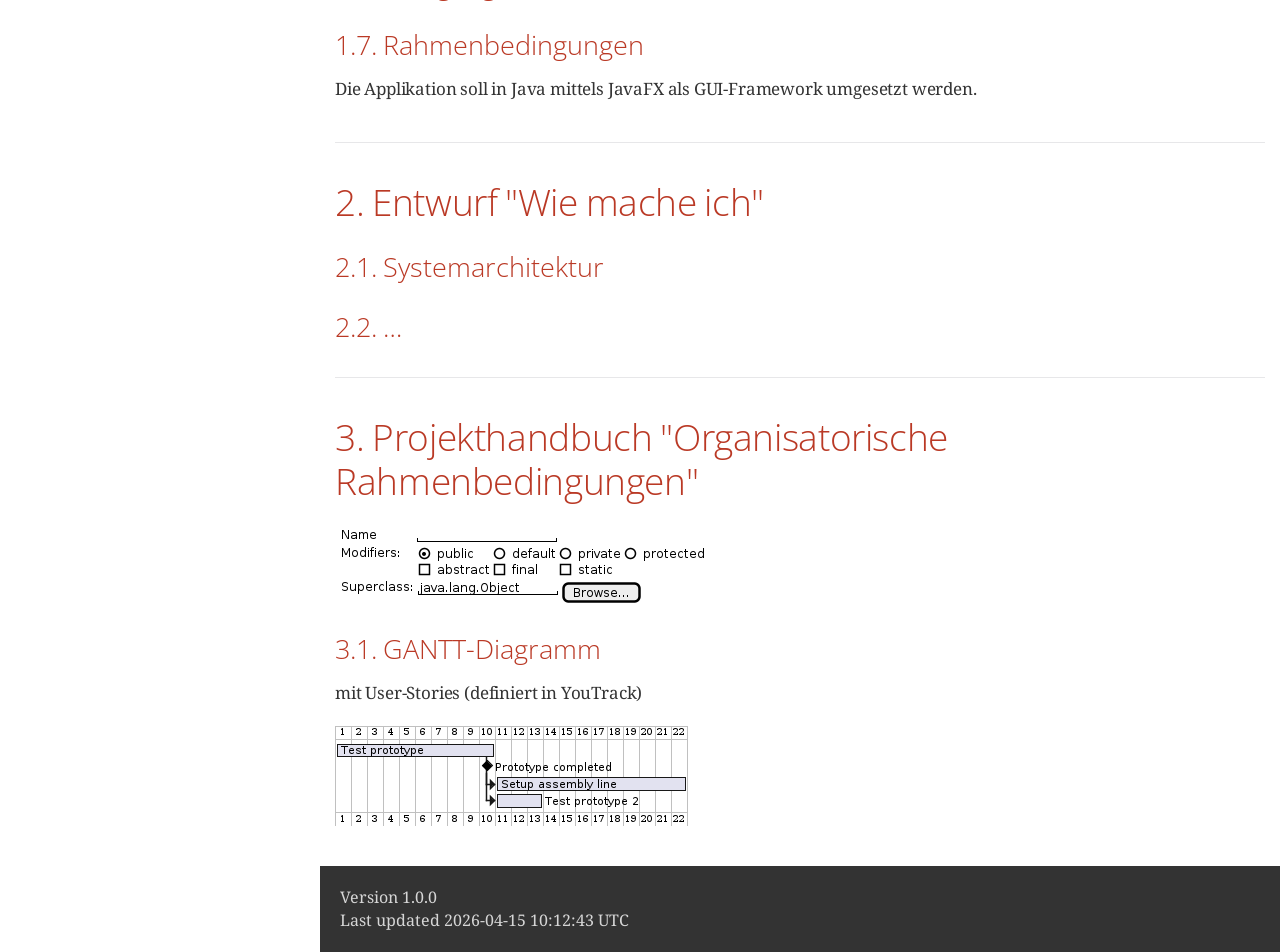
<file: sysspec.html>
<!DOCTYPE html>
<html lang="en">
<head>
<meta charset="UTF-8">
<meta http-equiv="X-UA-Compatible" content="IE=edge">
<meta name="viewport" content="width=device-width, initial-scale=1.0">
<meta name="generator" content="Asciidoctor 2.0.20">
<meta name="author" content="Almir Hadzic, Erik Reitbauer, Lukas Grünzweil, Nico Haider, Ali Hasem">
<link rel="icon" type="image/png" href="themes/favicon.png">
<title>DnD Map Builder</title>
<link rel="stylesheet" href="https://fonts.googleapis.com/css?family=Open+Sans:300,300italic,400,400italic,600,600italic%7CNoto+Serif:400,400italic,700,700italic%7CDroid+Sans+Mono:400,700">
<style>
/*! Asciidoctor default stylesheet | MIT License | https://asciidoctor.org */
/* Uncomment the following line when using as a custom stylesheet */
/* @import "https://fonts.googleapis.com/css?family=Open+Sans:300,300italic,400,400italic,600,600italic%7CNoto+Serif:400,400italic,700,700italic%7CDroid+Sans+Mono:400,700"; */
html{font-family:sans-serif;-webkit-text-size-adjust:100%}
a{background:none}
a:focus{outline:thin dotted}
a:active,a:hover{outline:0}
h1{font-size:2em;margin:.67em 0}
b,strong{font-weight:bold}
abbr{font-size:.9em}
abbr[title]{cursor:help;border-bottom:1px dotted #dddddf;text-decoration:none}
dfn{font-style:italic}
hr{height:0}
mark{background:#ff0;color:#000}
code,kbd,pre,samp{font-family:monospace;font-size:1em}
pre{white-space:pre-wrap}
q{quotes:"\201C" "\201D" "\2018" "\2019"}
small{font-size:80%}
sub,sup{font-size:75%;line-height:0;position:relative;vertical-align:baseline}
sup{top:-.5em}
sub{bottom:-.25em}
img{border:0}
svg:not(:root){overflow:hidden}
figure{margin:0}
audio,video{display:inline-block}
audio:not([controls]){display:none;height:0}
fieldset{border:1px solid silver;margin:0 2px;padding:.35em .625em .75em}
legend{border:0;padding:0}
button,input,select,textarea{font-family:inherit;font-size:100%;margin:0}
button,input{line-height:normal}
button,select{text-transform:none}
button,html input[type=button],input[type=reset],input[type=submit]{-webkit-appearance:button;cursor:pointer}
button[disabled],html input[disabled]{cursor:default}
input[type=checkbox],input[type=radio]{padding:0}
button::-moz-focus-inner,input::-moz-focus-inner{border:0;padding:0}
textarea{overflow:auto;vertical-align:top}
table{border-collapse:collapse;border-spacing:0}
*,::before,::after{box-sizing:border-box}
html,body{font-size:100%}
body{background:#fff;color:rgba(0,0,0,.8);padding:0;margin:0;font-family:"Noto Serif","DejaVu Serif",serif;line-height:1;position:relative;cursor:auto;-moz-tab-size:4;-o-tab-size:4;tab-size:4;word-wrap:anywhere;-moz-osx-font-smoothing:grayscale;-webkit-font-smoothing:antialiased}
a:hover{cursor:pointer}
img,object,embed{max-width:100%;height:auto}
object,embed{height:100%}
img{-ms-interpolation-mode:bicubic}
.left{float:left!important}
.right{float:right!important}
.text-left{text-align:left!important}
.text-right{text-align:right!important}
.text-center{text-align:center!important}
.text-justify{text-align:justify!important}
.hide{display:none}
img,object,svg{display:inline-block;vertical-align:middle}
textarea{height:auto;min-height:50px}
select{width:100%}
.subheader,.admonitionblock td.content>.title,.audioblock>.title,.exampleblock>.title,.imageblock>.title,.listingblock>.title,.literalblock>.title,.stemblock>.title,.openblock>.title,.paragraph>.title,.quoteblock>.title,table.tableblock>.title,.verseblock>.title,.videoblock>.title,.dlist>.title,.olist>.title,.ulist>.title,.qlist>.title,.hdlist>.title{line-height:1.45;color:#7a2518;font-weight:400;margin-top:0;margin-bottom:.25em}
div,dl,dt,dd,ul,ol,li,h1,h2,h3,#toctitle,.sidebarblock>.content>.title,h4,h5,h6,pre,form,p,blockquote,th,td{margin:0;padding:0}
a{color:#2156a5;text-decoration:underline;line-height:inherit}
a:hover,a:focus{color:#1d4b8f}
a img{border:0}
p{line-height:1.6;margin-bottom:1.25em;text-rendering:optimizeLegibility}
p aside{font-size:.875em;line-height:1.35;font-style:italic}
h1,h2,h3,#toctitle,.sidebarblock>.content>.title,h4,h5,h6{font-family:"Open Sans","DejaVu Sans",sans-serif;font-weight:300;font-style:normal;color:#ba3925;text-rendering:optimizeLegibility;margin-top:1em;margin-bottom:.5em;line-height:1.0125em}
h1 small,h2 small,h3 small,#toctitle small,.sidebarblock>.content>.title small,h4 small,h5 small,h6 small{font-size:60%;color:#e99b8f;line-height:0}
h1{font-size:2.125em}
h2{font-size:1.6875em}
h3,#toctitle,.sidebarblock>.content>.title{font-size:1.375em}
h4,h5{font-size:1.125em}
h6{font-size:1em}
hr{border:solid #dddddf;border-width:1px 0 0;clear:both;margin:1.25em 0 1.1875em}
em,i{font-style:italic;line-height:inherit}
strong,b{font-weight:bold;line-height:inherit}
small{font-size:60%;line-height:inherit}
code{font-family:"Droid Sans Mono","DejaVu Sans Mono",monospace;font-weight:400;color:rgba(0,0,0,.9)}
ul,ol,dl{line-height:1.6;margin-bottom:1.25em;list-style-position:outside;font-family:inherit}
ul,ol{margin-left:1.5em}
ul li ul,ul li ol{margin-left:1.25em;margin-bottom:0}
ul.circle{list-style-type:circle}
ul.disc{list-style-type:disc}
ul.square{list-style-type:square}
ul.circle ul:not([class]),ul.disc ul:not([class]),ul.square ul:not([class]){list-style:inherit}
ol li ul,ol li ol{margin-left:1.25em;margin-bottom:0}
dl dt{margin-bottom:.3125em;font-weight:bold}
dl dd{margin-bottom:1.25em}
blockquote{margin:0 0 1.25em;padding:.5625em 1.25em 0 1.1875em;border-left:1px solid #ddd}
blockquote,blockquote p{line-height:1.6;color:rgba(0,0,0,.85)}
@media screen and (min-width:768px){h1,h2,h3,#toctitle,.sidebarblock>.content>.title,h4,h5,h6{line-height:1.2}
h1{font-size:2.75em}
h2{font-size:2.3125em}
h3,#toctitle,.sidebarblock>.content>.title{font-size:1.6875em}
h4{font-size:1.4375em}}
table{background:#fff;margin-bottom:1.25em;border:1px solid #dedede;word-wrap:normal}
table thead,table tfoot{background:#f7f8f7}
table thead tr th,table thead tr td,table tfoot tr th,table tfoot tr td{padding:.5em .625em .625em;font-size:inherit;color:rgba(0,0,0,.8);text-align:left}
table tr th,table tr td{padding:.5625em .625em;font-size:inherit;color:rgba(0,0,0,.8)}
table tr.even,table tr.alt{background:#f8f8f7}
table thead tr th,table tfoot tr th,table tbody tr td,table tr td,table tfoot tr td{line-height:1.6}
h1,h2,h3,#toctitle,.sidebarblock>.content>.title,h4,h5,h6{line-height:1.2;word-spacing:-.05em}
h1 strong,h2 strong,h3 strong,#toctitle strong,.sidebarblock>.content>.title strong,h4 strong,h5 strong,h6 strong{font-weight:400}
.center{margin-left:auto;margin-right:auto}
.stretch{width:100%}
.clearfix::before,.clearfix::after,.float-group::before,.float-group::after{content:" ";display:table}
.clearfix::after,.float-group::after{clear:both}
:not(pre).nobreak{word-wrap:normal}
:not(pre).nowrap{white-space:nowrap}
:not(pre).pre-wrap{white-space:pre-wrap}
:not(pre):not([class^=L])>code{font-size:.9375em;font-style:normal!important;letter-spacing:0;padding:.1em .5ex;word-spacing:-.15em;background:#f7f7f8;border-radius:4px;line-height:1.45;text-rendering:optimizeSpeed}
pre{color:rgba(0,0,0,.9);font-family:"Droid Sans Mono","DejaVu Sans Mono",monospace;line-height:1.45;text-rendering:optimizeSpeed}
pre code,pre pre{color:inherit;font-size:inherit;line-height:inherit}
pre>code{display:block}
pre.nowrap,pre.nowrap pre{white-space:pre;word-wrap:normal}
em em{font-style:normal}
strong strong{font-weight:400}
.keyseq{color:rgba(51,51,51,.8)}
kbd{font-family:"Droid Sans Mono","DejaVu Sans Mono",monospace;display:inline-block;color:rgba(0,0,0,.8);font-size:.65em;line-height:1.45;background:#f7f7f7;border:1px solid #ccc;border-radius:3px;box-shadow:0 1px 0 rgba(0,0,0,.2),inset 0 0 0 .1em #fff;margin:0 .15em;padding:.2em .5em;vertical-align:middle;position:relative;top:-.1em;white-space:nowrap}
.keyseq kbd:first-child{margin-left:0}
.keyseq kbd:last-child{margin-right:0}
.menuseq,.menuref{color:#000}
.menuseq b:not(.caret),.menuref{font-weight:inherit}
.menuseq{word-spacing:-.02em}
.menuseq b.caret{font-size:1.25em;line-height:.8}
.menuseq i.caret{font-weight:bold;text-align:center;width:.45em}
b.button::before,b.button::after{position:relative;top:-1px;font-weight:400}
b.button::before{content:"[";padding:0 3px 0 2px}
b.button::after{content:"]";padding:0 2px 0 3px}
p a>code:hover{color:rgba(0,0,0,.9)}
#header,#content,#footnotes,#footer{width:100%;margin:0 auto;max-width:62.5em;*zoom:1;position:relative;padding-left:.9375em;padding-right:.9375em}
#header::before,#header::after,#content::before,#content::after,#footnotes::before,#footnotes::after,#footer::before,#footer::after{content:" ";display:table}
#header::after,#content::after,#footnotes::after,#footer::after{clear:both}
#content{margin-top:1.25em}
#content::before{content:none}
#header>h1:first-child{color:rgba(0,0,0,.85);margin-top:2.25rem;margin-bottom:0}
#header>h1:first-child+#toc{margin-top:8px;border-top:1px solid #dddddf}
#header>h1:only-child,body.toc2 #header>h1:nth-last-child(2){border-bottom:1px solid #dddddf;padding-bottom:8px}
#header .details{border-bottom:1px solid #dddddf;line-height:1.45;padding-top:.25em;padding-bottom:.25em;padding-left:.25em;color:rgba(0,0,0,.6);display:flex;flex-flow:row wrap}
#header .details span:first-child{margin-left:-.125em}
#header .details span.email a{color:rgba(0,0,0,.85)}
#header .details br{display:none}
#header .details br+span::before{content:"\00a0\2013\00a0"}
#header .details br+span.author::before{content:"\00a0\22c5\00a0";color:rgba(0,0,0,.85)}
#header .details br+span#revremark::before{content:"\00a0|\00a0"}
#header #revnumber{text-transform:capitalize}
#header #revnumber::after{content:"\00a0"}
#content>h1:first-child:not([class]){color:rgba(0,0,0,.85);border-bottom:1px solid #dddddf;padding-bottom:8px;margin-top:0;padding-top:1rem;margin-bottom:1.25rem}
#toc{border-bottom:1px solid #e7e7e9;padding-bottom:.5em}
#toc>ul{margin-left:.125em}
#toc ul.sectlevel0>li>a{font-style:italic}
#toc ul.sectlevel0 ul.sectlevel1{margin:.5em 0}
#toc ul{font-family:"Open Sans","DejaVu Sans",sans-serif;list-style-type:none}
#toc li{line-height:1.3334;margin-top:.3334em}
#toc a{text-decoration:none}
#toc a:active{text-decoration:underline}
#toctitle{color:#7a2518;font-size:1.2em}
@media screen and (min-width:768px){#toctitle{font-size:1.375em}
body.toc2{padding-left:15em;padding-right:0}
#toc.toc2{margin-top:0!important;background:#f8f8f7;position:fixed;width:15em;left:0;top:0;border-right:1px solid #e7e7e9;border-top-width:0!important;border-bottom-width:0!important;z-index:1000;padding:1.25em 1em;height:100%;overflow:auto}
#toc.toc2 #toctitle{margin-top:0;margin-bottom:.8rem;font-size:1.2em}
#toc.toc2>ul{font-size:.9em;margin-bottom:0}
#toc.toc2 ul ul{margin-left:0;padding-left:1em}
#toc.toc2 ul.sectlevel0 ul.sectlevel1{padding-left:0;margin-top:.5em;margin-bottom:.5em}
body.toc2.toc-right{padding-left:0;padding-right:15em}
body.toc2.toc-right #toc.toc2{border-right-width:0;border-left:1px solid #e7e7e9;left:auto;right:0}}
@media screen and (min-width:1280px){body.toc2{padding-left:20em;padding-right:0}
#toc.toc2{width:20em}
#toc.toc2 #toctitle{font-size:1.375em}
#toc.toc2>ul{font-size:.95em}
#toc.toc2 ul ul{padding-left:1.25em}
body.toc2.toc-right{padding-left:0;padding-right:20em}}
#content #toc{border:1px solid #e0e0dc;margin-bottom:1.25em;padding:1.25em;background:#f8f8f7;border-radius:4px}
#content #toc>:first-child{margin-top:0}
#content #toc>:last-child{margin-bottom:0}
#footer{max-width:none;background:rgba(0,0,0,.8);padding:1.25em}
#footer-text{color:hsla(0,0%,100%,.8);line-height:1.44}
#content{margin-bottom:.625em}
.sect1{padding-bottom:.625em}
@media screen and (min-width:768px){#content{margin-bottom:1.25em}
.sect1{padding-bottom:1.25em}}
.sect1:last-child{padding-bottom:0}
.sect1+.sect1{border-top:1px solid #e7e7e9}
#content h1>a.anchor,h2>a.anchor,h3>a.anchor,#toctitle>a.anchor,.sidebarblock>.content>.title>a.anchor,h4>a.anchor,h5>a.anchor,h6>a.anchor{position:absolute;z-index:1001;width:1.5ex;margin-left:-1.5ex;display:block;text-decoration:none!important;visibility:hidden;text-align:center;font-weight:400}
#content h1>a.anchor::before,h2>a.anchor::before,h3>a.anchor::before,#toctitle>a.anchor::before,.sidebarblock>.content>.title>a.anchor::before,h4>a.anchor::before,h5>a.anchor::before,h6>a.anchor::before{content:"\00A7";font-size:.85em;display:block;padding-top:.1em}
#content h1:hover>a.anchor,#content h1>a.anchor:hover,h2:hover>a.anchor,h2>a.anchor:hover,h3:hover>a.anchor,#toctitle:hover>a.anchor,.sidebarblock>.content>.title:hover>a.anchor,h3>a.anchor:hover,#toctitle>a.anchor:hover,.sidebarblock>.content>.title>a.anchor:hover,h4:hover>a.anchor,h4>a.anchor:hover,h5:hover>a.anchor,h5>a.anchor:hover,h6:hover>a.anchor,h6>a.anchor:hover{visibility:visible}
#content h1>a.link,h2>a.link,h3>a.link,#toctitle>a.link,.sidebarblock>.content>.title>a.link,h4>a.link,h5>a.link,h6>a.link{color:#ba3925;text-decoration:none}
#content h1>a.link:hover,h2>a.link:hover,h3>a.link:hover,#toctitle>a.link:hover,.sidebarblock>.content>.title>a.link:hover,h4>a.link:hover,h5>a.link:hover,h6>a.link:hover{color:#a53221}
details,.audioblock,.imageblock,.literalblock,.listingblock,.stemblock,.videoblock{margin-bottom:1.25em}
details{margin-left:1.25rem}
details>summary{cursor:pointer;display:block;position:relative;line-height:1.6;margin-bottom:.625rem;outline:none;-webkit-tap-highlight-color:transparent}
details>summary::-webkit-details-marker{display:none}
details>summary::before{content:"";border:solid transparent;border-left:solid;border-width:.3em 0 .3em .5em;position:absolute;top:.5em;left:-1.25rem;transform:translateX(15%)}
details[open]>summary::before{border:solid transparent;border-top:solid;border-width:.5em .3em 0;transform:translateY(15%)}
details>summary::after{content:"";width:1.25rem;height:1em;position:absolute;top:.3em;left:-1.25rem}
.admonitionblock td.content>.title,.audioblock>.title,.exampleblock>.title,.imageblock>.title,.listingblock>.title,.literalblock>.title,.stemblock>.title,.openblock>.title,.paragraph>.title,.quoteblock>.title,table.tableblock>.title,.verseblock>.title,.videoblock>.title,.dlist>.title,.olist>.title,.ulist>.title,.qlist>.title,.hdlist>.title{text-rendering:optimizeLegibility;text-align:left;font-family:"Noto Serif","DejaVu Serif",serif;font-size:1rem;font-style:italic}
table.tableblock.fit-content>caption.title{white-space:nowrap;width:0}
.paragraph.lead>p,#preamble>.sectionbody>[class=paragraph]:first-of-type p{font-size:1.21875em;line-height:1.6;color:rgba(0,0,0,.85)}
.admonitionblock>table{border-collapse:separate;border:0;background:none;width:100%}
.admonitionblock>table td.icon{text-align:center;width:80px}
.admonitionblock>table td.icon img{max-width:none}
.admonitionblock>table td.icon .title{font-weight:bold;font-family:"Open Sans","DejaVu Sans",sans-serif;text-transform:uppercase}
.admonitionblock>table td.content{padding-left:1.125em;padding-right:1.25em;border-left:1px solid #dddddf;color:rgba(0,0,0,.6);word-wrap:anywhere}
.admonitionblock>table td.content>:last-child>:last-child{margin-bottom:0}
.exampleblock>.content{border:1px solid #e6e6e6;margin-bottom:1.25em;padding:1.25em;background:#fff;border-radius:4px}
.sidebarblock{border:1px solid #dbdbd6;margin-bottom:1.25em;padding:1.25em;background:#f3f3f2;border-radius:4px}
.sidebarblock>.content>.title{color:#7a2518;margin-top:0;text-align:center}
.exampleblock>.content>:first-child,.sidebarblock>.content>:first-child{margin-top:0}
.exampleblock>.content>:last-child,.exampleblock>.content>:last-child>:last-child,.exampleblock>.content .olist>ol>li:last-child>:last-child,.exampleblock>.content .ulist>ul>li:last-child>:last-child,.exampleblock>.content .qlist>ol>li:last-child>:last-child,.sidebarblock>.content>:last-child,.sidebarblock>.content>:last-child>:last-child,.sidebarblock>.content .olist>ol>li:last-child>:last-child,.sidebarblock>.content .ulist>ul>li:last-child>:last-child,.sidebarblock>.content .qlist>ol>li:last-child>:last-child{margin-bottom:0}
.literalblock pre,.listingblock>.content>pre{border-radius:4px;overflow-x:auto;padding:1em;font-size:.8125em}
@media screen and (min-width:768px){.literalblock pre,.listingblock>.content>pre{font-size:.90625em}}
@media screen and (min-width:1280px){.literalblock pre,.listingblock>.content>pre{font-size:1em}}
.literalblock pre,.listingblock>.content>pre:not(.highlight),.listingblock>.content>pre[class=highlight],.listingblock>.content>pre[class^="highlight "]{background:#f7f7f8}
.literalblock.output pre{color:#f7f7f8;background:rgba(0,0,0,.9)}
.listingblock>.content{position:relative}
.listingblock code[data-lang]::before{display:none;content:attr(data-lang);position:absolute;font-size:.75em;top:.425rem;right:.5rem;line-height:1;text-transform:uppercase;color:inherit;opacity:.5}
.listingblock:hover code[data-lang]::before{display:block}
.listingblock.terminal pre .command::before{content:attr(data-prompt);padding-right:.5em;color:inherit;opacity:.5}
.listingblock.terminal pre .command:not([data-prompt])::before{content:"$"}
.listingblock pre.highlightjs{padding:0}
.listingblock pre.highlightjs>code{padding:1em;border-radius:4px}
.listingblock pre.prettyprint{border-width:0}
.prettyprint{background:#f7f7f8}
pre.prettyprint .linenums{line-height:1.45;margin-left:2em}
pre.prettyprint li{background:none;list-style-type:inherit;padding-left:0}
pre.prettyprint li code[data-lang]::before{opacity:1}
pre.prettyprint li:not(:first-child) code[data-lang]::before{display:none}
table.linenotable{border-collapse:separate;border:0;margin-bottom:0;background:none}
table.linenotable td[class]{color:inherit;vertical-align:top;padding:0;line-height:inherit;white-space:normal}
table.linenotable td.code{padding-left:.75em}
table.linenotable td.linenos,pre.pygments .linenos{border-right:1px solid;opacity:.35;padding-right:.5em;-webkit-user-select:none;-moz-user-select:none;-ms-user-select:none;user-select:none}
pre.pygments span.linenos{display:inline-block;margin-right:.75em}
.quoteblock{margin:0 1em 1.25em 1.5em;display:table}
.quoteblock:not(.excerpt)>.title{margin-left:-1.5em;margin-bottom:.75em}
.quoteblock blockquote,.quoteblock p{color:rgba(0,0,0,.85);font-size:1.15rem;line-height:1.75;word-spacing:.1em;letter-spacing:0;font-style:italic;text-align:justify}
.quoteblock blockquote{margin:0;padding:0;border:0}
.quoteblock blockquote::before{content:"\201c";float:left;font-size:2.75em;font-weight:bold;line-height:.6em;margin-left:-.6em;color:#7a2518;text-shadow:0 1px 2px rgba(0,0,0,.1)}
.quoteblock blockquote>.paragraph:last-child p{margin-bottom:0}
.quoteblock .attribution{margin-top:.75em;margin-right:.5ex;text-align:right}
.verseblock{margin:0 1em 1.25em}
.verseblock pre{font-family:"Open Sans","DejaVu Sans",sans-serif;font-size:1.15rem;color:rgba(0,0,0,.85);font-weight:300;text-rendering:optimizeLegibility}
.verseblock pre strong{font-weight:400}
.verseblock .attribution{margin-top:1.25rem;margin-left:.5ex}
.quoteblock .attribution,.verseblock .attribution{font-size:.9375em;line-height:1.45;font-style:italic}
.quoteblock .attribution br,.verseblock .attribution br{display:none}
.quoteblock .attribution cite,.verseblock .attribution cite{display:block;letter-spacing:-.025em;color:rgba(0,0,0,.6)}
.quoteblock.abstract blockquote::before,.quoteblock.excerpt blockquote::before,.quoteblock .quoteblock blockquote::before{display:none}
.quoteblock.abstract blockquote,.quoteblock.abstract p,.quoteblock.excerpt blockquote,.quoteblock.excerpt p,.quoteblock .quoteblock blockquote,.quoteblock .quoteblock p{line-height:1.6;word-spacing:0}
.quoteblock.abstract{margin:0 1em 1.25em;display:block}
.quoteblock.abstract>.title{margin:0 0 .375em;font-size:1.15em;text-align:center}
.quoteblock.excerpt>blockquote,.quoteblock .quoteblock{padding:0 0 .25em 1em;border-left:.25em solid #dddddf}
.quoteblock.excerpt,.quoteblock .quoteblock{margin-left:0}
.quoteblock.excerpt blockquote,.quoteblock.excerpt p,.quoteblock .quoteblock blockquote,.quoteblock .quoteblock p{color:inherit;font-size:1.0625rem}
.quoteblock.excerpt .attribution,.quoteblock .quoteblock .attribution{color:inherit;font-size:.85rem;text-align:left;margin-right:0}
p.tableblock:last-child{margin-bottom:0}
td.tableblock>.content{margin-bottom:1.25em;word-wrap:anywhere}
td.tableblock>.content>:last-child{margin-bottom:-1.25em}
table.tableblock,th.tableblock,td.tableblock{border:0 solid #dedede}
table.grid-all>*>tr>*{border-width:1px}
table.grid-cols>*>tr>*{border-width:0 1px}
table.grid-rows>*>tr>*{border-width:1px 0}
table.frame-all{border-width:1px}
table.frame-ends{border-width:1px 0}
table.frame-sides{border-width:0 1px}
table.frame-none>colgroup+*>:first-child>*,table.frame-sides>colgroup+*>:first-child>*{border-top-width:0}
table.frame-none>:last-child>:last-child>*,table.frame-sides>:last-child>:last-child>*{border-bottom-width:0}
table.frame-none>*>tr>:first-child,table.frame-ends>*>tr>:first-child{border-left-width:0}
table.frame-none>*>tr>:last-child,table.frame-ends>*>tr>:last-child{border-right-width:0}
table.stripes-all>*>tr,table.stripes-odd>*>tr:nth-of-type(odd),table.stripes-even>*>tr:nth-of-type(even),table.stripes-hover>*>tr:hover{background:#f8f8f7}
th.halign-left,td.halign-left{text-align:left}
th.halign-right,td.halign-right{text-align:right}
th.halign-center,td.halign-center{text-align:center}
th.valign-top,td.valign-top{vertical-align:top}
th.valign-bottom,td.valign-bottom{vertical-align:bottom}
th.valign-middle,td.valign-middle{vertical-align:middle}
table thead th,table tfoot th{font-weight:bold}
tbody tr th{background:#f7f8f7}
tbody tr th,tbody tr th p,tfoot tr th,tfoot tr th p{color:rgba(0,0,0,.8);font-weight:bold}
p.tableblock>code:only-child{background:none;padding:0}
p.tableblock{font-size:1em}
ol{margin-left:1.75em}
ul li ol{margin-left:1.5em}
dl dd{margin-left:1.125em}
dl dd:last-child,dl dd:last-child>:last-child{margin-bottom:0}
li p,ul dd,ol dd,.olist .olist,.ulist .ulist,.ulist .olist,.olist .ulist{margin-bottom:.625em}
ul.checklist,ul.none,ol.none,ul.no-bullet,ol.no-bullet,ol.unnumbered,ul.unstyled,ol.unstyled{list-style-type:none}
ul.no-bullet,ol.no-bullet,ol.unnumbered{margin-left:.625em}
ul.unstyled,ol.unstyled{margin-left:0}
li>p:empty:only-child::before{content:"";display:inline-block}
ul.checklist>li>p:first-child{margin-left:-1em}
ul.checklist>li>p:first-child>.fa-square-o:first-child,ul.checklist>li>p:first-child>.fa-check-square-o:first-child{width:1.25em;font-size:.8em;position:relative;bottom:.125em}
ul.checklist>li>p:first-child>input[type=checkbox]:first-child{margin-right:.25em}
ul.inline{display:flex;flex-flow:row wrap;list-style:none;margin:0 0 .625em -1.25em}
ul.inline>li{margin-left:1.25em}
.unstyled dl dt{font-weight:400;font-style:normal}
ol.arabic{list-style-type:decimal}
ol.decimal{list-style-type:decimal-leading-zero}
ol.loweralpha{list-style-type:lower-alpha}
ol.upperalpha{list-style-type:upper-alpha}
ol.lowerroman{list-style-type:lower-roman}
ol.upperroman{list-style-type:upper-roman}
ol.lowergreek{list-style-type:lower-greek}
.hdlist>table,.colist>table{border:0;background:none}
.hdlist>table>tbody>tr,.colist>table>tbody>tr{background:none}
td.hdlist1,td.hdlist2{vertical-align:top;padding:0 .625em}
td.hdlist1{font-weight:bold;padding-bottom:1.25em}
td.hdlist2{word-wrap:anywhere}
.literalblock+.colist,.listingblock+.colist{margin-top:-.5em}
.colist td:not([class]):first-child{padding:.4em .75em 0;line-height:1;vertical-align:top}
.colist td:not([class]):first-child img{max-width:none}
.colist td:not([class]):last-child{padding:.25em 0}
.thumb,.th{line-height:0;display:inline-block;border:4px solid #fff;box-shadow:0 0 0 1px #ddd}
.imageblock.left{margin:.25em .625em 1.25em 0}
.imageblock.right{margin:.25em 0 1.25em .625em}
.imageblock>.title{margin-bottom:0}
.imageblock.thumb,.imageblock.th{border-width:6px}
.imageblock.thumb>.title,.imageblock.th>.title{padding:0 .125em}
.image.left,.image.right{margin-top:.25em;margin-bottom:.25em;display:inline-block;line-height:0}
.image.left{margin-right:.625em}
.image.right{margin-left:.625em}
a.image{text-decoration:none;display:inline-block}
a.image object{pointer-events:none}
sup.footnote,sup.footnoteref{font-size:.875em;position:static;vertical-align:super}
sup.footnote a,sup.footnoteref a{text-decoration:none}
sup.footnote a:active,sup.footnoteref a:active{text-decoration:underline}
#footnotes{padding-top:.75em;padding-bottom:.75em;margin-bottom:.625em}
#footnotes hr{width:20%;min-width:6.25em;margin:-.25em 0 .75em;border-width:1px 0 0}
#footnotes .footnote{padding:0 .375em 0 .225em;line-height:1.3334;font-size:.875em;margin-left:1.2em;margin-bottom:.2em}
#footnotes .footnote a:first-of-type{font-weight:bold;text-decoration:none;margin-left:-1.05em}
#footnotes .footnote:last-of-type{margin-bottom:0}
#content #footnotes{margin-top:-.625em;margin-bottom:0;padding:.75em 0}
div.unbreakable{page-break-inside:avoid}
.big{font-size:larger}
.small{font-size:smaller}
.underline{text-decoration:underline}
.overline{text-decoration:overline}
.line-through{text-decoration:line-through}
.aqua{color:#00bfbf}
.aqua-background{background:#00fafa}
.black{color:#000}
.black-background{background:#000}
.blue{color:#0000bf}
.blue-background{background:#0000fa}
.fuchsia{color:#bf00bf}
.fuchsia-background{background:#fa00fa}
.gray{color:#606060}
.gray-background{background:#7d7d7d}
.green{color:#006000}
.green-background{background:#007d00}
.lime{color:#00bf00}
.lime-background{background:#00fa00}
.maroon{color:#600000}
.maroon-background{background:#7d0000}
.navy{color:#000060}
.navy-background{background:#00007d}
.olive{color:#606000}
.olive-background{background:#7d7d00}
.purple{color:#600060}
.purple-background{background:#7d007d}
.red{color:#bf0000}
.red-background{background:#fa0000}
.silver{color:#909090}
.silver-background{background:#bcbcbc}
.teal{color:#006060}
.teal-background{background:#007d7d}
.white{color:#bfbfbf}
.white-background{background:#fafafa}
.yellow{color:#bfbf00}
.yellow-background{background:#fafa00}
span.icon>.fa{cursor:default}
a span.icon>.fa{cursor:inherit}
.admonitionblock td.icon [class^="fa icon-"]{font-size:2.5em;text-shadow:1px 1px 2px rgba(0,0,0,.5);cursor:default}
.admonitionblock td.icon .icon-note::before{content:"\f05a";color:#19407c}
.admonitionblock td.icon .icon-tip::before{content:"\f0eb";text-shadow:1px 1px 2px rgba(155,155,0,.8);color:#111}
.admonitionblock td.icon .icon-warning::before{content:"\f071";color:#bf6900}
.admonitionblock td.icon .icon-caution::before{content:"\f06d";color:#bf3400}
.admonitionblock td.icon .icon-important::before{content:"\f06a";color:#bf0000}
.conum[data-value]{display:inline-block;color:#fff!important;background:rgba(0,0,0,.8);border-radius:50%;text-align:center;font-size:.75em;width:1.67em;height:1.67em;line-height:1.67em;font-family:"Open Sans","DejaVu Sans",sans-serif;font-style:normal;font-weight:bold}
.conum[data-value] *{color:#fff!important}
.conum[data-value]+b{display:none}
.conum[data-value]::after{content:attr(data-value)}
pre .conum[data-value]{position:relative;top:-.125em}
b.conum *{color:inherit!important}
.conum:not([data-value]):empty{display:none}
dt,th.tableblock,td.content,div.footnote{text-rendering:optimizeLegibility}
h1,h2,p,td.content,span.alt,summary{letter-spacing:-.01em}
p strong,td.content strong,div.footnote strong{letter-spacing:-.005em}
p,blockquote,dt,td.content,td.hdlist1,span.alt,summary{font-size:1.0625rem}
p{margin-bottom:1.25rem}
.sidebarblock p,.sidebarblock dt,.sidebarblock td.content,p.tableblock{font-size:1em}
.exampleblock>.content{background:#fffef7;border-color:#e0e0dc;box-shadow:0 1px 4px #e0e0dc}
.print-only{display:none!important}
@page{margin:1.25cm .75cm}
@media print{*{box-shadow:none!important;text-shadow:none!important}
html{font-size:80%}
a{color:inherit!important;text-decoration:underline!important}
a.bare,a[href^="#"],a[href^="mailto:"]{text-decoration:none!important}
a[href^="http:"]:not(.bare)::after,a[href^="https:"]:not(.bare)::after{content:"(" attr(href) ")";display:inline-block;font-size:.875em;padding-left:.25em}
abbr[title]{border-bottom:1px dotted}
abbr[title]::after{content:" (" attr(title) ")"}
pre,blockquote,tr,img,object,svg{page-break-inside:avoid}
thead{display:table-header-group}
svg{max-width:100%}
p,blockquote,dt,td.content{font-size:1em;orphans:3;widows:3}
h2,h3,#toctitle,.sidebarblock>.content>.title{page-break-after:avoid}
#header,#content,#footnotes,#footer{max-width:none}
#toc,.sidebarblock,.exampleblock>.content{background:none!important}
#toc{border-bottom:1px solid #dddddf!important;padding-bottom:0!important}
body.book #header{text-align:center}
body.book #header>h1:first-child{border:0!important;margin:2.5em 0 1em}
body.book #header .details{border:0!important;display:block;padding:0!important}
body.book #header .details span:first-child{margin-left:0!important}
body.book #header .details br{display:block}
body.book #header .details br+span::before{content:none!important}
body.book #toc{border:0!important;text-align:left!important;padding:0!important;margin:0!important}
body.book #toc,body.book #preamble,body.book h1.sect0,body.book .sect1>h2{page-break-before:always}
.listingblock code[data-lang]::before{display:block}
#footer{padding:0 .9375em}
.hide-on-print{display:none!important}
.print-only{display:block!important}
.hide-for-print{display:none!important}
.show-for-print{display:inherit!important}}
@media amzn-kf8,print{#header>h1:first-child{margin-top:1.25rem}
.sect1{padding:0!important}
.sect1+.sect1{border:0}
#footer{background:none}
#footer-text{color:rgba(0,0,0,.6);font-size:.9em}}
@media amzn-kf8{#header,#content,#footnotes,#footer{padding:0}}
</style>
<link rel="stylesheet" href="https://cdnjs.cloudflare.com/ajax/libs/font-awesome/4.7.0/css/font-awesome.min.css">
<style>
    pre.rouge .hll {
        background-color: #ffc;
        display: block;
    }
    pre.rouge .hll * {
        background-color: initial;
    }
</style>
</head>
<body class="article toc2 toc-left">
<div id="header">
<h1>DnD Map Builder</h1>
<div class="details">
<span id="author" class="author">Almir Hadzic, Erik Reitbauer, Lukas Grünzweil, Nico Haider, Ali Hasem</span><br>
<span id="revnumber">version 1.0.0,</span>
<span id="revdate">2026-04-15</span>
<br><span id="revremark">Sysspec</span>
</div>
<div id="toc" class="toc2">
<div id="toctitle">Table of Contents</div>
<ul class="sectlevel1">
<li><a href="#_pflichtenheft_was_mache_ich">1. Pflichtenheft "Was mache ich"</a>
<ul class="sectlevel2">
<li><a href="#_ausgangssituation">1.1. Ausgangssituation</a></li>
<li><a href="#_ist_zustand">1.2. Ist-Zustand</a></li>
<li><a href="#_problemstellung">1.3. Problemstellung</a></li>
<li><a href="#_aufgabenstellung">1.4. Aufgabenstellung</a></li>
<li><a href="#_ziele">1.5. Ziele</a></li>
<li><a href="#_mengengerüst">1.6. Mengengerüst</a></li>
<li><a href="#_rahmenbedingungen">1.7. Rahmenbedingungen</a></li>
</ul>
</li>
<li><a href="#_entwurf_wie_mache_ich">2. Entwurf "Wie mache ich"</a>
<ul class="sectlevel2">
<li><a href="#_systemarchitektur">2.1. Systemarchitektur</a></li>
<li><a href="#">2.2. &#8230;&#8203;</a></li>
</ul>
</li>
<li><a href="#_projekthandbuch_organisatorische_rahmenbedingungen">3. Projekthandbuch "Organisatorische Rahmenbedingungen"</a>
<ul class="sectlevel2">
<li><a href="#_gantt_diagramm">3.1. GANTT-Diagramm</a></li>
</ul>
</li>
</ul>
</div>
</div>
<div id="content">
<div id="preamble">
<div class="sectionbody">
<div class="paragraph">
<p><span class="icon"><a class="image" href="https://raw.githubusercontent.com/htl-leonding-college/asciidoctor-docker-template/master/asciidocs/sysspec.adoc"><i class="fa fa-file-text-o"></i></a></span> ‏ ‏ ‎
<span class="icon"><a class="image" href="https://github.com/htl-leonding-college/asciidoctor-docker-template"><i class="fa fa-github-square"></i></a></span> ‏ ‏ ‎
<span class="icon"><a class="image" href="https://htl-leonding.github.io/"><i class="fa fa-home"></i></a></span></p>
</div>
</div>
</div>
<div class="sect1">
<h2 id="_pflichtenheft_was_mache_ich"><a class="anchor" href="#_pflichtenheft_was_mache_ich"></a>1. Pflichtenheft "Was mache ich"</h2>
<div class="sectionbody">
<div class="sect2">
<h3 id="_ausgangssituation"><a class="anchor" href="#_ausgangssituation"></a>1.1. Ausgangssituation</h3>
<div class="paragraph">
<p>DnD ist ein fantasy table-top roleplaying game.
Es gibt einen Spielleiter der eine Kampagne erstellt. Man kann diese Kampagne dann mit seinen Freunden spielen.
Jeder Spieler hat einen selbst erstellten Charakter mit dem er die Spielwelt erkunden kann.
Viele Aktivitäten innerhalb einer Kampagne benötigen eine Spielkarte (Map).</p>
</div>
</div>
<div class="sect2">
<h3 id="_ist_zustand"><a class="anchor" href="#_ist_zustand"></a>1.2. Ist-Zustand</h3>
<div class="paragraph">
<p>Ein Spielleiter erstellt normalerweise Karten mithilfe von Online Tools oder per Hand.
Vorhandene/Beliebte Tools:</p>
</div>
<div class="ulist">
<ul>
<li>
<p><a href="https://www.dungeonscrawl.com/">Dungeon Scrawl</a></p>
</li>
<li>
<p><a href="https://inkarnate.com/">Inkarnate</a></p>
</li>
<li>
<p><a href="https://www.worldanvil.com/">Worldanvil</a></p>
</li>
<li>
<p><a href="https://www.dungeonfog.com/">Dungeon Fog</a></p>
</li>
</ul>
</div>
</div>
<div class="sect2">
<h3 id="_problemstellung"><a class="anchor" href="#_problemstellung"></a>1.3. Problemstellung</h3>
<div class="paragraph">
<p>Man muss entweder eine vorgefertigte Karte nehmen, dadurch verliert man viel kreative Freiheit, wovon eine DnD Kampagne lebt.
Oder man erstellt eine neue Karte von Grund auf, was dem Spielleiter weniger Zeit für die Plannung der Kampagne lässt.</p>
</div>
<div class="paragraph">
<p>Probleme mit vorhandenen Tools:</p>
</div>
<div class="ulist">
<ul>
<li>
<p><a href="https://www.dungeonscrawl.com/">Dungeon Scrawl</a></p>
</li>
<li>
<p>Beispiel einer Karte:</p>
<div class="ulist">
<ul>
<li>
<p><span class="image"><img src="images/dungeonscrawl-example.jpg" alt="dungeonscrawl example"></span></p>
</li>
<li>
<p>Karten müssen selbst mit der Maus "gezeichnet" werden.</p>
</li>
<li>
<p>Keine Möglichkeit Gewässer, Wälder, Gebirge, etc. zur Karte hinzuzufügen.</p>
</li>
<li>
<p>Essenzielle Features wie Texturen oder PDF-Export nur über ein Abonnement erhältlich.</p>
</li>
</ul>
</div>
</li>
<li>
<p><a href="https://inkarnate.com/">Inkarnate</a></p>
</li>
<li>
<p>Beispiel einer Karte:</p>
<div class="ulist">
<ul>
<li>
<p><span class="image"><img src="images/inkarnate-example.jpg" alt="inkarnate example"></span></p>
</li>
<li>
<p>Keine prozedurale Generierung, jeder Baum in einem Wald muss einzeln platziert werden.</p>
</li>
<li>
<p>Das Interface ist überladen mit Features. Funktionen wie Maskierung, Textur-Blending und das Verwalten von hunderten Objekten ist für Anfänger überfordernd.</p>
</li>
<li>
<p>Benötigt zur Verwendung einen Account.</p>
</li>
</ul>
</div>
</li>
<li>
<p><a href="https://www.worldanvil.com/">Worldanvil</a></p>
</li>
<li>
<p>Beispiel einer Karte:</p>
<div class="ulist">
<ul>
<li>
<p><span class="image"><img src="images/worldanvil.webp" alt="worldanvil"></span></p>
</li>
<li>
<p>Die Lernkurve ist steil. Viele Features im UI.</p>
</li>
<li>
<p>World Anvil ist kein Zeichenprogramm. Man muss fertige Karten hochladen, dass heißt wenn man die Karte ändern will, muss man sie durch externe Programme ändern.</p>
</li>
</ul>
</div>
</li>
<li>
<p><a href="https://www.dungeonfog.com/">Dungeon Fog</a></p>
</li>
<li>
<p>Beispiel einer Karte:</p>
<div class="ulist">
<ul>
<li>
<p><span class="image"><img src="images/dungeonfog-example.webp" alt="dungeonfog example"></span></p>
</li>
<li>
<p>Keine prozedurale Generierung.</p>
</li>
<li>
<p>Starke Einschränkungen in der kostenlosen Version (limitierte Kartenanzahl).</p>
</li>
</ul>
</div>
</li>
</ul>
</div>
</div>
<div class="sect2">
<h3 id="_aufgabenstellung"><a class="anchor" href="#_aufgabenstellung"></a>1.4. Aufgabenstellung</h3>
<div class="sect3">
<h4 id="_funktionale_anforderungen"><a class="anchor" href="#_funktionale_anforderungen"></a>1.4.1. Funktionale Anforderungen</h4>
<div class="olist arabic">
<ol class="arabic">
<li>
<p>Zufällige Kartengenerierung</p>
<div class="ulist">
<ul>
<li>
<p>Der Spielleiter kann eine komplette Karte automatisch generieren lassen.</p>
</li>
<li>
<p>Eine neue Karte kann mit Standardparametern ohne weitere Eingaben erzeugt werden.</p>
</li>
</ul>
</div>
</li>
<li>
<p>Parametrisierte Generierung</p>
<div class="ulist">
<ul>
<li>
<p>Die Generierung ist parametrisiert und unterstützt mindestens folgende Eingaben:</p>
<div class="ulist">
<ul>
<li>
<p>Kartengröße (Breite × Höhe in Pixel oder Tile-Einheiten)</p>
</li>
<li>
<p>Anteil von Geländetypen (Gebirge, Wüste, Meer, Flüsse, Wälder, Ebenen, Sümpfe)</p>
</li>
<li>
<p>Dichte/Verteilung von Flüssen und Küstenlinien</p>
</li>
<li>
<p>Anzahl/Typ von Points of Interest (POI)</p>
</li>
</ul>
</div>
</li>
</ul>
</div>
</li>
<li>
<p>Text/Label auf der Karte</p>
<div class="ulist">
<ul>
<li>
<p>Der Benutzer kann Text-Labels frei auf der Karte platzieren und formatieren (Schriftgröße, Stil, Farbe).</p>
</li>
</ul>
</div>
</li>
<li>
<p>Points of Interest (POI)</p>
<div class="ulist">
<ul>
<li>
<p>Das System kann POIs automatisch generieren (z.B. Dörfer, Ruinen, Städte) und als separate Objekte verwalten.</p>
</li>
<li>
<p>POIs können erstellt, verschoben, bearbeitet und gelöscht werden.</p>
</li>
</ul>
</div>
</li>
<li>
<p>Zoom &amp; Level of Detail (LOD)</p>
<div class="ulist">
<ul>
<li>
<p>Beim Zoomen werden je nach Zoomstufe unterschiedliche Details angezeigt (vereinfachte Darstellung bei Übersicht, mehr Details beim Hereinzoomen).</p>
</li>
</ul>
</div>
</li>
<li>
<p>Grid/Hexgrid</p>
<div class="ulist">
<ul>
<li>
<p>Die Karte kann mit einem rechteckigen Grid oder einem Hex-Grid überlagert werden; Grid-Parameter (Größe, Sichtbarkeit) sind konfigurierbar.</p>
</li>
</ul>
</div>
</li>
<li>
<p>Provinzen/Gebietsgrenzen</p>
<div class="ulist">
<ul>
<li>
<p>Das System kann auf Wunsch Provinzen oder Gebietslinien generieren und darstellen; Linien lassen sich editieren und einfärben.</p>
</li>
</ul>
</div>
</li>
<li>
<p>Speichern und Laden</p>
<div class="ulist">
<ul>
<li>
<p>Karten können in einem eigenen Format gespeichert und wieder geladen werden (inkl. Metadaten, POIs, Parameter, Seed).</p>
</li>
</ul>
</div>
</li>
<li>
<p>Export</p>
<div class="ulist">
<ul>
<li>
<p>Karten können in verschiedenen Formaten exportiert werden (z.B. PNG, SVG, PDF).</p>
</li>
<li>
<p>Export unterstützt wählbare Auflösung.</p>
</li>
</ul>
</div>
</li>
<li>
<p>Bearbeitung von POIs</p>
<div class="ulist">
<ul>
<li>
<p>POIs verfügen über einen Bearbeitungsdialog (Name, Beschreibung, Koordinaten, Icon/Style).</p>
</li>
<li>
<p>Änderungen an POIs werden gespeichert.</p>
</li>
</ul>
</div>
</li>
<li>
<p>Themes / Styles</p>
<div class="ulist">
<ul>
<li>
<p>Es sind mehrere visuelle Themes verfügbar. Der Benutzer kann Themes auswählen und zwischen ihnen wechseln.</p>
</li>
</ul>
</div>
</li>
</ol>
</div>
<div class="imageblock">
<div class="content">
<img src="images/sysspec.png" alt="sysspec" width="759" height="721">
</div>
</div>
</div>
<div class="sect3">
<h4 id="_nichtfunktionale_anforderungen_nfa"><a class="anchor" href="#_nichtfunktionale_anforderungen_nfa"></a>1.4.2. Nichtfunktionale Anforderungen (NFA)</h4>
<div class="olist arabic">
<ol class="arabic">
<li>
<p>Performance</p>
<div class="ulist">
<ul>
<li>
<p>Die Generierung einer mittelgroßen Karte soll auf einem modernen Rechner zügig abgeschlossen sein.</p>
</li>
<li>
<p>Interaktive Operationen (Verschieben von POIs, Zoom, Layer-Umschalten) müssen reaktiv sein.</p>
</li>
</ul>
</div>
</li>
<li>
<p>Zuverlässigkeit / Persistenz</p>
<div class="ulist">
<ul>
<li>
<p>Gespeicherte Karten dürfen nicht korrupt werden. Das Dateiformat muss Versionsinformationen enthalten.</p>
</li>
<li>
<p>Es gibt eine Undo/Redo-Funktion für Bearbeitungsaktionen.</p>
</li>
</ul>
</div>
</li>
<li>
<p>Portabilität / Plattform</p>
<div class="ulist">
<ul>
<li>
<p>Die Anwendung soll Plattformunabhängig sein und auf Windows, macOS und Linux lauffähig sein.</p>
</li>
</ul>
</div>
</li>
<li>
<p>Erweiterbarkeit</p>
<div class="ulist">
<ul>
<li>
<p>Es soll die Möglichkeit bestehen, Themes bzw. Stilpakete hinzuzufügen, um das Aussehen der Karten zu verändern.</p>
</li>
</ul>
</div>
</li>
<li>
<p>Sicherheit &amp; Datenschutz</p>
<div class="ulist">
<ul>
<li>
<p>Standardmäßig arbeitet die Anwendung offline und speichert Dateien lokal.</p>
</li>
</ul>
</div>
</li>
</ol>
</div>
</div>
</div>
<div class="sect2">
<h3 id="_ziele"><a class="anchor" href="#_ziele"></a>1.5. Ziele</h3>
<div class="olist arabic">
<ol class="arabic">
<li>
<p>Der Spielleiter (Dungeon Master) kann sich mehr auf die inhaltliche Planung konzentrieren, da die Kartenerstellung automatisch erfolgt.</p>
</li>
<li>
<p>Kreative Freiheit bleibt erhalten, da die generierten Karten anpassbar sind.</p>
</li>
<li>
<p>Zeitersparnis bei der Kampagnen-vorbereitung durch schnelle Kartengenerierung.</p>
</li>
</ol>
</div>
</div>
<div class="sect2">
<h3 id="_mengengerüst"><a class="anchor" href="#_mengengerüst"></a>1.6. Mengengerüst</h3>

</div>
<div class="sect2">
<h3 id="_rahmenbedingungen"><a class="anchor" href="#_rahmenbedingungen"></a>1.7. Rahmenbedingungen</h3>
<div class="paragraph">
<p>Die Applikation soll in Java mittels JavaFX als GUI-Framework umgesetzt werden.</p>
</div>
</div>
</div>
</div>
<div class="sect1">
<h2 id="_entwurf_wie_mache_ich"><a class="anchor" href="#_entwurf_wie_mache_ich"></a>2. Entwurf "Wie mache ich"</h2>
<div class="sectionbody">
<div class="sect2">
<h3 id="_systemarchitektur"><a class="anchor" href="#_systemarchitektur"></a>2.1. Systemarchitektur</h3>

</div>
<div class="sect2">
<h3 id=""><a class="anchor" href="#"></a>2.2. &#8230;&#8203;</h3>

</div>
</div>
</div>
<div class="sect1">
<h2 id="_projekthandbuch_organisatorische_rahmenbedingungen"><a class="anchor" href="#_projekthandbuch_organisatorische_rahmenbedingungen"></a>3. Projekthandbuch "Organisatorische Rahmenbedingungen"</h2>
<div class="sectionbody">
<div class="imageblock">
<div class="content">
<img src="images/wireframe.png" alt="wireframe" width="376" height="84">
</div>
</div>
<div class="sect2">
<h3 id="_gantt_diagramm"><a class="anchor" href="#_gantt_diagramm"></a>3.1. GANTT-Diagramm</h3>
<div class="paragraph">
<p>mit User-Stories (definiert in YouTrack)</p>
</div>
<div class="imageblock">
<div class="content">
<img src="images/gantt-protoype.png" alt="gantt protoype" width="353" height="100">
</div>
</div>
</div>
</div>
</div>
</div>
<div id="footer">
<div id="footer-text">
Version 1.0.0<br>
Last updated 2026-04-15 10:12:43 UTC
</div>
</div>
</body>
</html>
</file>
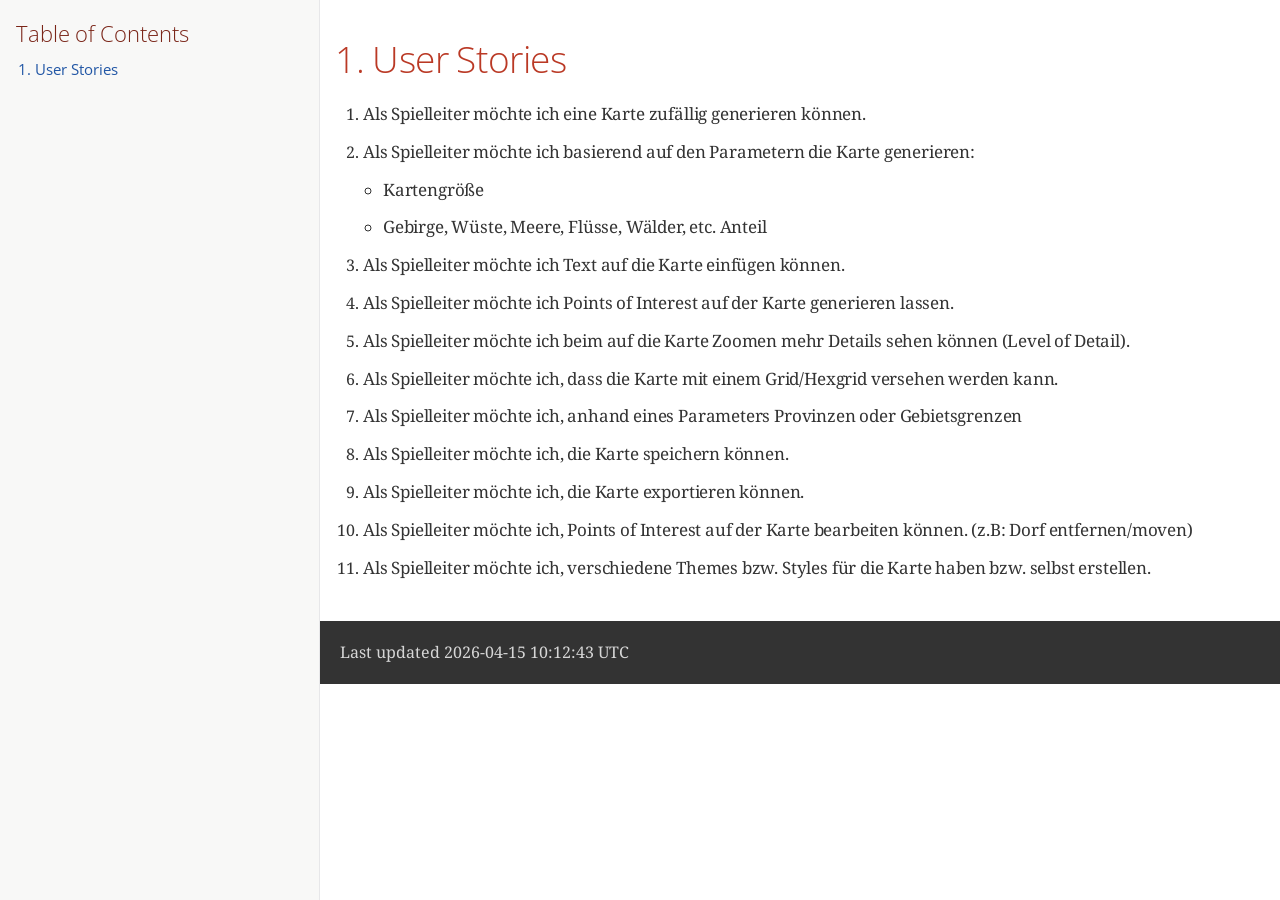
<file: user-stories.html>
<!DOCTYPE html>
<html lang="en">
<head>
<meta charset="UTF-8">
<meta http-equiv="X-UA-Compatible" content="IE=edge">
<meta name="viewport" content="width=device-width, initial-scale=1.0">
<meta name="generator" content="Asciidoctor 2.0.20">
<link rel="icon" type="image/png" href="themes/favicon.png">
<title>User Stories</title>
<link rel="stylesheet" href="https://fonts.googleapis.com/css?family=Open+Sans:300,300italic,400,400italic,600,600italic%7CNoto+Serif:400,400italic,700,700italic%7CDroid+Sans+Mono:400,700">
<style>
/*! Asciidoctor default stylesheet | MIT License | https://asciidoctor.org */
/* Uncomment the following line when using as a custom stylesheet */
/* @import "https://fonts.googleapis.com/css?family=Open+Sans:300,300italic,400,400italic,600,600italic%7CNoto+Serif:400,400italic,700,700italic%7CDroid+Sans+Mono:400,700"; */
html{font-family:sans-serif;-webkit-text-size-adjust:100%}
a{background:none}
a:focus{outline:thin dotted}
a:active,a:hover{outline:0}
h1{font-size:2em;margin:.67em 0}
b,strong{font-weight:bold}
abbr{font-size:.9em}
abbr[title]{cursor:help;border-bottom:1px dotted #dddddf;text-decoration:none}
dfn{font-style:italic}
hr{height:0}
mark{background:#ff0;color:#000}
code,kbd,pre,samp{font-family:monospace;font-size:1em}
pre{white-space:pre-wrap}
q{quotes:"\201C" "\201D" "\2018" "\2019"}
small{font-size:80%}
sub,sup{font-size:75%;line-height:0;position:relative;vertical-align:baseline}
sup{top:-.5em}
sub{bottom:-.25em}
img{border:0}
svg:not(:root){overflow:hidden}
figure{margin:0}
audio,video{display:inline-block}
audio:not([controls]){display:none;height:0}
fieldset{border:1px solid silver;margin:0 2px;padding:.35em .625em .75em}
legend{border:0;padding:0}
button,input,select,textarea{font-family:inherit;font-size:100%;margin:0}
button,input{line-height:normal}
button,select{text-transform:none}
button,html input[type=button],input[type=reset],input[type=submit]{-webkit-appearance:button;cursor:pointer}
button[disabled],html input[disabled]{cursor:default}
input[type=checkbox],input[type=radio]{padding:0}
button::-moz-focus-inner,input::-moz-focus-inner{border:0;padding:0}
textarea{overflow:auto;vertical-align:top}
table{border-collapse:collapse;border-spacing:0}
*,::before,::after{box-sizing:border-box}
html,body{font-size:100%}
body{background:#fff;color:rgba(0,0,0,.8);padding:0;margin:0;font-family:"Noto Serif","DejaVu Serif",serif;line-height:1;position:relative;cursor:auto;-moz-tab-size:4;-o-tab-size:4;tab-size:4;word-wrap:anywhere;-moz-osx-font-smoothing:grayscale;-webkit-font-smoothing:antialiased}
a:hover{cursor:pointer}
img,object,embed{max-width:100%;height:auto}
object,embed{height:100%}
img{-ms-interpolation-mode:bicubic}
.left{float:left!important}
.right{float:right!important}
.text-left{text-align:left!important}
.text-right{text-align:right!important}
.text-center{text-align:center!important}
.text-justify{text-align:justify!important}
.hide{display:none}
img,object,svg{display:inline-block;vertical-align:middle}
textarea{height:auto;min-height:50px}
select{width:100%}
.subheader,.admonitionblock td.content>.title,.audioblock>.title,.exampleblock>.title,.imageblock>.title,.listingblock>.title,.literalblock>.title,.stemblock>.title,.openblock>.title,.paragraph>.title,.quoteblock>.title,table.tableblock>.title,.verseblock>.title,.videoblock>.title,.dlist>.title,.olist>.title,.ulist>.title,.qlist>.title,.hdlist>.title{line-height:1.45;color:#7a2518;font-weight:400;margin-top:0;margin-bottom:.25em}
div,dl,dt,dd,ul,ol,li,h1,h2,h3,#toctitle,.sidebarblock>.content>.title,h4,h5,h6,pre,form,p,blockquote,th,td{margin:0;padding:0}
a{color:#2156a5;text-decoration:underline;line-height:inherit}
a:hover,a:focus{color:#1d4b8f}
a img{border:0}
p{line-height:1.6;margin-bottom:1.25em;text-rendering:optimizeLegibility}
p aside{font-size:.875em;line-height:1.35;font-style:italic}
h1,h2,h3,#toctitle,.sidebarblock>.content>.title,h4,h5,h6{font-family:"Open Sans","DejaVu Sans",sans-serif;font-weight:300;font-style:normal;color:#ba3925;text-rendering:optimizeLegibility;margin-top:1em;margin-bottom:.5em;line-height:1.0125em}
h1 small,h2 small,h3 small,#toctitle small,.sidebarblock>.content>.title small,h4 small,h5 small,h6 small{font-size:60%;color:#e99b8f;line-height:0}
h1{font-size:2.125em}
h2{font-size:1.6875em}
h3,#toctitle,.sidebarblock>.content>.title{font-size:1.375em}
h4,h5{font-size:1.125em}
h6{font-size:1em}
hr{border:solid #dddddf;border-width:1px 0 0;clear:both;margin:1.25em 0 1.1875em}
em,i{font-style:italic;line-height:inherit}
strong,b{font-weight:bold;line-height:inherit}
small{font-size:60%;line-height:inherit}
code{font-family:"Droid Sans Mono","DejaVu Sans Mono",monospace;font-weight:400;color:rgba(0,0,0,.9)}
ul,ol,dl{line-height:1.6;margin-bottom:1.25em;list-style-position:outside;font-family:inherit}
ul,ol{margin-left:1.5em}
ul li ul,ul li ol{margin-left:1.25em;margin-bottom:0}
ul.circle{list-style-type:circle}
ul.disc{list-style-type:disc}
ul.square{list-style-type:square}
ul.circle ul:not([class]),ul.disc ul:not([class]),ul.square ul:not([class]){list-style:inherit}
ol li ul,ol li ol{margin-left:1.25em;margin-bottom:0}
dl dt{margin-bottom:.3125em;font-weight:bold}
dl dd{margin-bottom:1.25em}
blockquote{margin:0 0 1.25em;padding:.5625em 1.25em 0 1.1875em;border-left:1px solid #ddd}
blockquote,blockquote p{line-height:1.6;color:rgba(0,0,0,.85)}
@media screen and (min-width:768px){h1,h2,h3,#toctitle,.sidebarblock>.content>.title,h4,h5,h6{line-height:1.2}
h1{font-size:2.75em}
h2{font-size:2.3125em}
h3,#toctitle,.sidebarblock>.content>.title{font-size:1.6875em}
h4{font-size:1.4375em}}
table{background:#fff;margin-bottom:1.25em;border:1px solid #dedede;word-wrap:normal}
table thead,table tfoot{background:#f7f8f7}
table thead tr th,table thead tr td,table tfoot tr th,table tfoot tr td{padding:.5em .625em .625em;font-size:inherit;color:rgba(0,0,0,.8);text-align:left}
table tr th,table tr td{padding:.5625em .625em;font-size:inherit;color:rgba(0,0,0,.8)}
table tr.even,table tr.alt{background:#f8f8f7}
table thead tr th,table tfoot tr th,table tbody tr td,table tr td,table tfoot tr td{line-height:1.6}
h1,h2,h3,#toctitle,.sidebarblock>.content>.title,h4,h5,h6{line-height:1.2;word-spacing:-.05em}
h1 strong,h2 strong,h3 strong,#toctitle strong,.sidebarblock>.content>.title strong,h4 strong,h5 strong,h6 strong{font-weight:400}
.center{margin-left:auto;margin-right:auto}
.stretch{width:100%}
.clearfix::before,.clearfix::after,.float-group::before,.float-group::after{content:" ";display:table}
.clearfix::after,.float-group::after{clear:both}
:not(pre).nobreak{word-wrap:normal}
:not(pre).nowrap{white-space:nowrap}
:not(pre).pre-wrap{white-space:pre-wrap}
:not(pre):not([class^=L])>code{font-size:.9375em;font-style:normal!important;letter-spacing:0;padding:.1em .5ex;word-spacing:-.15em;background:#f7f7f8;border-radius:4px;line-height:1.45;text-rendering:optimizeSpeed}
pre{color:rgba(0,0,0,.9);font-family:"Droid Sans Mono","DejaVu Sans Mono",monospace;line-height:1.45;text-rendering:optimizeSpeed}
pre code,pre pre{color:inherit;font-size:inherit;line-height:inherit}
pre>code{display:block}
pre.nowrap,pre.nowrap pre{white-space:pre;word-wrap:normal}
em em{font-style:normal}
strong strong{font-weight:400}
.keyseq{color:rgba(51,51,51,.8)}
kbd{font-family:"Droid Sans Mono","DejaVu Sans Mono",monospace;display:inline-block;color:rgba(0,0,0,.8);font-size:.65em;line-height:1.45;background:#f7f7f7;border:1px solid #ccc;border-radius:3px;box-shadow:0 1px 0 rgba(0,0,0,.2),inset 0 0 0 .1em #fff;margin:0 .15em;padding:.2em .5em;vertical-align:middle;position:relative;top:-.1em;white-space:nowrap}
.keyseq kbd:first-child{margin-left:0}
.keyseq kbd:last-child{margin-right:0}
.menuseq,.menuref{color:#000}
.menuseq b:not(.caret),.menuref{font-weight:inherit}
.menuseq{word-spacing:-.02em}
.menuseq b.caret{font-size:1.25em;line-height:.8}
.menuseq i.caret{font-weight:bold;text-align:center;width:.45em}
b.button::before,b.button::after{position:relative;top:-1px;font-weight:400}
b.button::before{content:"[";padding:0 3px 0 2px}
b.button::after{content:"]";padding:0 2px 0 3px}
p a>code:hover{color:rgba(0,0,0,.9)}
#header,#content,#footnotes,#footer{width:100%;margin:0 auto;max-width:62.5em;*zoom:1;position:relative;padding-left:.9375em;padding-right:.9375em}
#header::before,#header::after,#content::before,#content::after,#footnotes::before,#footnotes::after,#footer::before,#footer::after{content:" ";display:table}
#header::after,#content::after,#footnotes::after,#footer::after{clear:both}
#content{margin-top:1.25em}
#content::before{content:none}
#header>h1:first-child{color:rgba(0,0,0,.85);margin-top:2.25rem;margin-bottom:0}
#header>h1:first-child+#toc{margin-top:8px;border-top:1px solid #dddddf}
#header>h1:only-child,body.toc2 #header>h1:nth-last-child(2){border-bottom:1px solid #dddddf;padding-bottom:8px}
#header .details{border-bottom:1px solid #dddddf;line-height:1.45;padding-top:.25em;padding-bottom:.25em;padding-left:.25em;color:rgba(0,0,0,.6);display:flex;flex-flow:row wrap}
#header .details span:first-child{margin-left:-.125em}
#header .details span.email a{color:rgba(0,0,0,.85)}
#header .details br{display:none}
#header .details br+span::before{content:"\00a0\2013\00a0"}
#header .details br+span.author::before{content:"\00a0\22c5\00a0";color:rgba(0,0,0,.85)}
#header .details br+span#revremark::before{content:"\00a0|\00a0"}
#header #revnumber{text-transform:capitalize}
#header #revnumber::after{content:"\00a0"}
#content>h1:first-child:not([class]){color:rgba(0,0,0,.85);border-bottom:1px solid #dddddf;padding-bottom:8px;margin-top:0;padding-top:1rem;margin-bottom:1.25rem}
#toc{border-bottom:1px solid #e7e7e9;padding-bottom:.5em}
#toc>ul{margin-left:.125em}
#toc ul.sectlevel0>li>a{font-style:italic}
#toc ul.sectlevel0 ul.sectlevel1{margin:.5em 0}
#toc ul{font-family:"Open Sans","DejaVu Sans",sans-serif;list-style-type:none}
#toc li{line-height:1.3334;margin-top:.3334em}
#toc a{text-decoration:none}
#toc a:active{text-decoration:underline}
#toctitle{color:#7a2518;font-size:1.2em}
@media screen and (min-width:768px){#toctitle{font-size:1.375em}
body.toc2{padding-left:15em;padding-right:0}
#toc.toc2{margin-top:0!important;background:#f8f8f7;position:fixed;width:15em;left:0;top:0;border-right:1px solid #e7e7e9;border-top-width:0!important;border-bottom-width:0!important;z-index:1000;padding:1.25em 1em;height:100%;overflow:auto}
#toc.toc2 #toctitle{margin-top:0;margin-bottom:.8rem;font-size:1.2em}
#toc.toc2>ul{font-size:.9em;margin-bottom:0}
#toc.toc2 ul ul{margin-left:0;padding-left:1em}
#toc.toc2 ul.sectlevel0 ul.sectlevel1{padding-left:0;margin-top:.5em;margin-bottom:.5em}
body.toc2.toc-right{padding-left:0;padding-right:15em}
body.toc2.toc-right #toc.toc2{border-right-width:0;border-left:1px solid #e7e7e9;left:auto;right:0}}
@media screen and (min-width:1280px){body.toc2{padding-left:20em;padding-right:0}
#toc.toc2{width:20em}
#toc.toc2 #toctitle{font-size:1.375em}
#toc.toc2>ul{font-size:.95em}
#toc.toc2 ul ul{padding-left:1.25em}
body.toc2.toc-right{padding-left:0;padding-right:20em}}
#content #toc{border:1px solid #e0e0dc;margin-bottom:1.25em;padding:1.25em;background:#f8f8f7;border-radius:4px}
#content #toc>:first-child{margin-top:0}
#content #toc>:last-child{margin-bottom:0}
#footer{max-width:none;background:rgba(0,0,0,.8);padding:1.25em}
#footer-text{color:hsla(0,0%,100%,.8);line-height:1.44}
#content{margin-bottom:.625em}
.sect1{padding-bottom:.625em}
@media screen and (min-width:768px){#content{margin-bottom:1.25em}
.sect1{padding-bottom:1.25em}}
.sect1:last-child{padding-bottom:0}
.sect1+.sect1{border-top:1px solid #e7e7e9}
#content h1>a.anchor,h2>a.anchor,h3>a.anchor,#toctitle>a.anchor,.sidebarblock>.content>.title>a.anchor,h4>a.anchor,h5>a.anchor,h6>a.anchor{position:absolute;z-index:1001;width:1.5ex;margin-left:-1.5ex;display:block;text-decoration:none!important;visibility:hidden;text-align:center;font-weight:400}
#content h1>a.anchor::before,h2>a.anchor::before,h3>a.anchor::before,#toctitle>a.anchor::before,.sidebarblock>.content>.title>a.anchor::before,h4>a.anchor::before,h5>a.anchor::before,h6>a.anchor::before{content:"\00A7";font-size:.85em;display:block;padding-top:.1em}
#content h1:hover>a.anchor,#content h1>a.anchor:hover,h2:hover>a.anchor,h2>a.anchor:hover,h3:hover>a.anchor,#toctitle:hover>a.anchor,.sidebarblock>.content>.title:hover>a.anchor,h3>a.anchor:hover,#toctitle>a.anchor:hover,.sidebarblock>.content>.title>a.anchor:hover,h4:hover>a.anchor,h4>a.anchor:hover,h5:hover>a.anchor,h5>a.anchor:hover,h6:hover>a.anchor,h6>a.anchor:hover{visibility:visible}
#content h1>a.link,h2>a.link,h3>a.link,#toctitle>a.link,.sidebarblock>.content>.title>a.link,h4>a.link,h5>a.link,h6>a.link{color:#ba3925;text-decoration:none}
#content h1>a.link:hover,h2>a.link:hover,h3>a.link:hover,#toctitle>a.link:hover,.sidebarblock>.content>.title>a.link:hover,h4>a.link:hover,h5>a.link:hover,h6>a.link:hover{color:#a53221}
details,.audioblock,.imageblock,.literalblock,.listingblock,.stemblock,.videoblock{margin-bottom:1.25em}
details{margin-left:1.25rem}
details>summary{cursor:pointer;display:block;position:relative;line-height:1.6;margin-bottom:.625rem;outline:none;-webkit-tap-highlight-color:transparent}
details>summary::-webkit-details-marker{display:none}
details>summary::before{content:"";border:solid transparent;border-left:solid;border-width:.3em 0 .3em .5em;position:absolute;top:.5em;left:-1.25rem;transform:translateX(15%)}
details[open]>summary::before{border:solid transparent;border-top:solid;border-width:.5em .3em 0;transform:translateY(15%)}
details>summary::after{content:"";width:1.25rem;height:1em;position:absolute;top:.3em;left:-1.25rem}
.admonitionblock td.content>.title,.audioblock>.title,.exampleblock>.title,.imageblock>.title,.listingblock>.title,.literalblock>.title,.stemblock>.title,.openblock>.title,.paragraph>.title,.quoteblock>.title,table.tableblock>.title,.verseblock>.title,.videoblock>.title,.dlist>.title,.olist>.title,.ulist>.title,.qlist>.title,.hdlist>.title{text-rendering:optimizeLegibility;text-align:left;font-family:"Noto Serif","DejaVu Serif",serif;font-size:1rem;font-style:italic}
table.tableblock.fit-content>caption.title{white-space:nowrap;width:0}
.paragraph.lead>p,#preamble>.sectionbody>[class=paragraph]:first-of-type p{font-size:1.21875em;line-height:1.6;color:rgba(0,0,0,.85)}
.admonitionblock>table{border-collapse:separate;border:0;background:none;width:100%}
.admonitionblock>table td.icon{text-align:center;width:80px}
.admonitionblock>table td.icon img{max-width:none}
.admonitionblock>table td.icon .title{font-weight:bold;font-family:"Open Sans","DejaVu Sans",sans-serif;text-transform:uppercase}
.admonitionblock>table td.content{padding-left:1.125em;padding-right:1.25em;border-left:1px solid #dddddf;color:rgba(0,0,0,.6);word-wrap:anywhere}
.admonitionblock>table td.content>:last-child>:last-child{margin-bottom:0}
.exampleblock>.content{border:1px solid #e6e6e6;margin-bottom:1.25em;padding:1.25em;background:#fff;border-radius:4px}
.sidebarblock{border:1px solid #dbdbd6;margin-bottom:1.25em;padding:1.25em;background:#f3f3f2;border-radius:4px}
.sidebarblock>.content>.title{color:#7a2518;margin-top:0;text-align:center}
.exampleblock>.content>:first-child,.sidebarblock>.content>:first-child{margin-top:0}
.exampleblock>.content>:last-child,.exampleblock>.content>:last-child>:last-child,.exampleblock>.content .olist>ol>li:last-child>:last-child,.exampleblock>.content .ulist>ul>li:last-child>:last-child,.exampleblock>.content .qlist>ol>li:last-child>:last-child,.sidebarblock>.content>:last-child,.sidebarblock>.content>:last-child>:last-child,.sidebarblock>.content .olist>ol>li:last-child>:last-child,.sidebarblock>.content .ulist>ul>li:last-child>:last-child,.sidebarblock>.content .qlist>ol>li:last-child>:last-child{margin-bottom:0}
.literalblock pre,.listingblock>.content>pre{border-radius:4px;overflow-x:auto;padding:1em;font-size:.8125em}
@media screen and (min-width:768px){.literalblock pre,.listingblock>.content>pre{font-size:.90625em}}
@media screen and (min-width:1280px){.literalblock pre,.listingblock>.content>pre{font-size:1em}}
.literalblock pre,.listingblock>.content>pre:not(.highlight),.listingblock>.content>pre[class=highlight],.listingblock>.content>pre[class^="highlight "]{background:#f7f7f8}
.literalblock.output pre{color:#f7f7f8;background:rgba(0,0,0,.9)}
.listingblock>.content{position:relative}
.listingblock code[data-lang]::before{display:none;content:attr(data-lang);position:absolute;font-size:.75em;top:.425rem;right:.5rem;line-height:1;text-transform:uppercase;color:inherit;opacity:.5}
.listingblock:hover code[data-lang]::before{display:block}
.listingblock.terminal pre .command::before{content:attr(data-prompt);padding-right:.5em;color:inherit;opacity:.5}
.listingblock.terminal pre .command:not([data-prompt])::before{content:"$"}
.listingblock pre.highlightjs{padding:0}
.listingblock pre.highlightjs>code{padding:1em;border-radius:4px}
.listingblock pre.prettyprint{border-width:0}
.prettyprint{background:#f7f7f8}
pre.prettyprint .linenums{line-height:1.45;margin-left:2em}
pre.prettyprint li{background:none;list-style-type:inherit;padding-left:0}
pre.prettyprint li code[data-lang]::before{opacity:1}
pre.prettyprint li:not(:first-child) code[data-lang]::before{display:none}
table.linenotable{border-collapse:separate;border:0;margin-bottom:0;background:none}
table.linenotable td[class]{color:inherit;vertical-align:top;padding:0;line-height:inherit;white-space:normal}
table.linenotable td.code{padding-left:.75em}
table.linenotable td.linenos,pre.pygments .linenos{border-right:1px solid;opacity:.35;padding-right:.5em;-webkit-user-select:none;-moz-user-select:none;-ms-user-select:none;user-select:none}
pre.pygments span.linenos{display:inline-block;margin-right:.75em}
.quoteblock{margin:0 1em 1.25em 1.5em;display:table}
.quoteblock:not(.excerpt)>.title{margin-left:-1.5em;margin-bottom:.75em}
.quoteblock blockquote,.quoteblock p{color:rgba(0,0,0,.85);font-size:1.15rem;line-height:1.75;word-spacing:.1em;letter-spacing:0;font-style:italic;text-align:justify}
.quoteblock blockquote{margin:0;padding:0;border:0}
.quoteblock blockquote::before{content:"\201c";float:left;font-size:2.75em;font-weight:bold;line-height:.6em;margin-left:-.6em;color:#7a2518;text-shadow:0 1px 2px rgba(0,0,0,.1)}
.quoteblock blockquote>.paragraph:last-child p{margin-bottom:0}
.quoteblock .attribution{margin-top:.75em;margin-right:.5ex;text-align:right}
.verseblock{margin:0 1em 1.25em}
.verseblock pre{font-family:"Open Sans","DejaVu Sans",sans-serif;font-size:1.15rem;color:rgba(0,0,0,.85);font-weight:300;text-rendering:optimizeLegibility}
.verseblock pre strong{font-weight:400}
.verseblock .attribution{margin-top:1.25rem;margin-left:.5ex}
.quoteblock .attribution,.verseblock .attribution{font-size:.9375em;line-height:1.45;font-style:italic}
.quoteblock .attribution br,.verseblock .attribution br{display:none}
.quoteblock .attribution cite,.verseblock .attribution cite{display:block;letter-spacing:-.025em;color:rgba(0,0,0,.6)}
.quoteblock.abstract blockquote::before,.quoteblock.excerpt blockquote::before,.quoteblock .quoteblock blockquote::before{display:none}
.quoteblock.abstract blockquote,.quoteblock.abstract p,.quoteblock.excerpt blockquote,.quoteblock.excerpt p,.quoteblock .quoteblock blockquote,.quoteblock .quoteblock p{line-height:1.6;word-spacing:0}
.quoteblock.abstract{margin:0 1em 1.25em;display:block}
.quoteblock.abstract>.title{margin:0 0 .375em;font-size:1.15em;text-align:center}
.quoteblock.excerpt>blockquote,.quoteblock .quoteblock{padding:0 0 .25em 1em;border-left:.25em solid #dddddf}
.quoteblock.excerpt,.quoteblock .quoteblock{margin-left:0}
.quoteblock.excerpt blockquote,.quoteblock.excerpt p,.quoteblock .quoteblock blockquote,.quoteblock .quoteblock p{color:inherit;font-size:1.0625rem}
.quoteblock.excerpt .attribution,.quoteblock .quoteblock .attribution{color:inherit;font-size:.85rem;text-align:left;margin-right:0}
p.tableblock:last-child{margin-bottom:0}
td.tableblock>.content{margin-bottom:1.25em;word-wrap:anywhere}
td.tableblock>.content>:last-child{margin-bottom:-1.25em}
table.tableblock,th.tableblock,td.tableblock{border:0 solid #dedede}
table.grid-all>*>tr>*{border-width:1px}
table.grid-cols>*>tr>*{border-width:0 1px}
table.grid-rows>*>tr>*{border-width:1px 0}
table.frame-all{border-width:1px}
table.frame-ends{border-width:1px 0}
table.frame-sides{border-width:0 1px}
table.frame-none>colgroup+*>:first-child>*,table.frame-sides>colgroup+*>:first-child>*{border-top-width:0}
table.frame-none>:last-child>:last-child>*,table.frame-sides>:last-child>:last-child>*{border-bottom-width:0}
table.frame-none>*>tr>:first-child,table.frame-ends>*>tr>:first-child{border-left-width:0}
table.frame-none>*>tr>:last-child,table.frame-ends>*>tr>:last-child{border-right-width:0}
table.stripes-all>*>tr,table.stripes-odd>*>tr:nth-of-type(odd),table.stripes-even>*>tr:nth-of-type(even),table.stripes-hover>*>tr:hover{background:#f8f8f7}
th.halign-left,td.halign-left{text-align:left}
th.halign-right,td.halign-right{text-align:right}
th.halign-center,td.halign-center{text-align:center}
th.valign-top,td.valign-top{vertical-align:top}
th.valign-bottom,td.valign-bottom{vertical-align:bottom}
th.valign-middle,td.valign-middle{vertical-align:middle}
table thead th,table tfoot th{font-weight:bold}
tbody tr th{background:#f7f8f7}
tbody tr th,tbody tr th p,tfoot tr th,tfoot tr th p{color:rgba(0,0,0,.8);font-weight:bold}
p.tableblock>code:only-child{background:none;padding:0}
p.tableblock{font-size:1em}
ol{margin-left:1.75em}
ul li ol{margin-left:1.5em}
dl dd{margin-left:1.125em}
dl dd:last-child,dl dd:last-child>:last-child{margin-bottom:0}
li p,ul dd,ol dd,.olist .olist,.ulist .ulist,.ulist .olist,.olist .ulist{margin-bottom:.625em}
ul.checklist,ul.none,ol.none,ul.no-bullet,ol.no-bullet,ol.unnumbered,ul.unstyled,ol.unstyled{list-style-type:none}
ul.no-bullet,ol.no-bullet,ol.unnumbered{margin-left:.625em}
ul.unstyled,ol.unstyled{margin-left:0}
li>p:empty:only-child::before{content:"";display:inline-block}
ul.checklist>li>p:first-child{margin-left:-1em}
ul.checklist>li>p:first-child>.fa-square-o:first-child,ul.checklist>li>p:first-child>.fa-check-square-o:first-child{width:1.25em;font-size:.8em;position:relative;bottom:.125em}
ul.checklist>li>p:first-child>input[type=checkbox]:first-child{margin-right:.25em}
ul.inline{display:flex;flex-flow:row wrap;list-style:none;margin:0 0 .625em -1.25em}
ul.inline>li{margin-left:1.25em}
.unstyled dl dt{font-weight:400;font-style:normal}
ol.arabic{list-style-type:decimal}
ol.decimal{list-style-type:decimal-leading-zero}
ol.loweralpha{list-style-type:lower-alpha}
ol.upperalpha{list-style-type:upper-alpha}
ol.lowerroman{list-style-type:lower-roman}
ol.upperroman{list-style-type:upper-roman}
ol.lowergreek{list-style-type:lower-greek}
.hdlist>table,.colist>table{border:0;background:none}
.hdlist>table>tbody>tr,.colist>table>tbody>tr{background:none}
td.hdlist1,td.hdlist2{vertical-align:top;padding:0 .625em}
td.hdlist1{font-weight:bold;padding-bottom:1.25em}
td.hdlist2{word-wrap:anywhere}
.literalblock+.colist,.listingblock+.colist{margin-top:-.5em}
.colist td:not([class]):first-child{padding:.4em .75em 0;line-height:1;vertical-align:top}
.colist td:not([class]):first-child img{max-width:none}
.colist td:not([class]):last-child{padding:.25em 0}
.thumb,.th{line-height:0;display:inline-block;border:4px solid #fff;box-shadow:0 0 0 1px #ddd}
.imageblock.left{margin:.25em .625em 1.25em 0}
.imageblock.right{margin:.25em 0 1.25em .625em}
.imageblock>.title{margin-bottom:0}
.imageblock.thumb,.imageblock.th{border-width:6px}
.imageblock.thumb>.title,.imageblock.th>.title{padding:0 .125em}
.image.left,.image.right{margin-top:.25em;margin-bottom:.25em;display:inline-block;line-height:0}
.image.left{margin-right:.625em}
.image.right{margin-left:.625em}
a.image{text-decoration:none;display:inline-block}
a.image object{pointer-events:none}
sup.footnote,sup.footnoteref{font-size:.875em;position:static;vertical-align:super}
sup.footnote a,sup.footnoteref a{text-decoration:none}
sup.footnote a:active,sup.footnoteref a:active{text-decoration:underline}
#footnotes{padding-top:.75em;padding-bottom:.75em;margin-bottom:.625em}
#footnotes hr{width:20%;min-width:6.25em;margin:-.25em 0 .75em;border-width:1px 0 0}
#footnotes .footnote{padding:0 .375em 0 .225em;line-height:1.3334;font-size:.875em;margin-left:1.2em;margin-bottom:.2em}
#footnotes .footnote a:first-of-type{font-weight:bold;text-decoration:none;margin-left:-1.05em}
#footnotes .footnote:last-of-type{margin-bottom:0}
#content #footnotes{margin-top:-.625em;margin-bottom:0;padding:.75em 0}
div.unbreakable{page-break-inside:avoid}
.big{font-size:larger}
.small{font-size:smaller}
.underline{text-decoration:underline}
.overline{text-decoration:overline}
.line-through{text-decoration:line-through}
.aqua{color:#00bfbf}
.aqua-background{background:#00fafa}
.black{color:#000}
.black-background{background:#000}
.blue{color:#0000bf}
.blue-background{background:#0000fa}
.fuchsia{color:#bf00bf}
.fuchsia-background{background:#fa00fa}
.gray{color:#606060}
.gray-background{background:#7d7d7d}
.green{color:#006000}
.green-background{background:#007d00}
.lime{color:#00bf00}
.lime-background{background:#00fa00}
.maroon{color:#600000}
.maroon-background{background:#7d0000}
.navy{color:#000060}
.navy-background{background:#00007d}
.olive{color:#606000}
.olive-background{background:#7d7d00}
.purple{color:#600060}
.purple-background{background:#7d007d}
.red{color:#bf0000}
.red-background{background:#fa0000}
.silver{color:#909090}
.silver-background{background:#bcbcbc}
.teal{color:#006060}
.teal-background{background:#007d7d}
.white{color:#bfbfbf}
.white-background{background:#fafafa}
.yellow{color:#bfbf00}
.yellow-background{background:#fafa00}
span.icon>.fa{cursor:default}
a span.icon>.fa{cursor:inherit}
.admonitionblock td.icon [class^="fa icon-"]{font-size:2.5em;text-shadow:1px 1px 2px rgba(0,0,0,.5);cursor:default}
.admonitionblock td.icon .icon-note::before{content:"\f05a";color:#19407c}
.admonitionblock td.icon .icon-tip::before{content:"\f0eb";text-shadow:1px 1px 2px rgba(155,155,0,.8);color:#111}
.admonitionblock td.icon .icon-warning::before{content:"\f071";color:#bf6900}
.admonitionblock td.icon .icon-caution::before{content:"\f06d";color:#bf3400}
.admonitionblock td.icon .icon-important::before{content:"\f06a";color:#bf0000}
.conum[data-value]{display:inline-block;color:#fff!important;background:rgba(0,0,0,.8);border-radius:50%;text-align:center;font-size:.75em;width:1.67em;height:1.67em;line-height:1.67em;font-family:"Open Sans","DejaVu Sans",sans-serif;font-style:normal;font-weight:bold}
.conum[data-value] *{color:#fff!important}
.conum[data-value]+b{display:none}
.conum[data-value]::after{content:attr(data-value)}
pre .conum[data-value]{position:relative;top:-.125em}
b.conum *{color:inherit!important}
.conum:not([data-value]):empty{display:none}
dt,th.tableblock,td.content,div.footnote{text-rendering:optimizeLegibility}
h1,h2,p,td.content,span.alt,summary{letter-spacing:-.01em}
p strong,td.content strong,div.footnote strong{letter-spacing:-.005em}
p,blockquote,dt,td.content,td.hdlist1,span.alt,summary{font-size:1.0625rem}
p{margin-bottom:1.25rem}
.sidebarblock p,.sidebarblock dt,.sidebarblock td.content,p.tableblock{font-size:1em}
.exampleblock>.content{background:#fffef7;border-color:#e0e0dc;box-shadow:0 1px 4px #e0e0dc}
.print-only{display:none!important}
@page{margin:1.25cm .75cm}
@media print{*{box-shadow:none!important;text-shadow:none!important}
html{font-size:80%}
a{color:inherit!important;text-decoration:underline!important}
a.bare,a[href^="#"],a[href^="mailto:"]{text-decoration:none!important}
a[href^="http:"]:not(.bare)::after,a[href^="https:"]:not(.bare)::after{content:"(" attr(href) ")";display:inline-block;font-size:.875em;padding-left:.25em}
abbr[title]{border-bottom:1px dotted}
abbr[title]::after{content:" (" attr(title) ")"}
pre,blockquote,tr,img,object,svg{page-break-inside:avoid}
thead{display:table-header-group}
svg{max-width:100%}
p,blockquote,dt,td.content{font-size:1em;orphans:3;widows:3}
h2,h3,#toctitle,.sidebarblock>.content>.title{page-break-after:avoid}
#header,#content,#footnotes,#footer{max-width:none}
#toc,.sidebarblock,.exampleblock>.content{background:none!important}
#toc{border-bottom:1px solid #dddddf!important;padding-bottom:0!important}
body.book #header{text-align:center}
body.book #header>h1:first-child{border:0!important;margin:2.5em 0 1em}
body.book #header .details{border:0!important;display:block;padding:0!important}
body.book #header .details span:first-child{margin-left:0!important}
body.book #header .details br{display:block}
body.book #header .details br+span::before{content:none!important}
body.book #toc{border:0!important;text-align:left!important;padding:0!important;margin:0!important}
body.book #toc,body.book #preamble,body.book h1.sect0,body.book .sect1>h2{page-break-before:always}
.listingblock code[data-lang]::before{display:block}
#footer{padding:0 .9375em}
.hide-on-print{display:none!important}
.print-only{display:block!important}
.hide-for-print{display:none!important}
.show-for-print{display:inherit!important}}
@media amzn-kf8,print{#header>h1:first-child{margin-top:1.25rem}
.sect1{padding:0!important}
.sect1+.sect1{border:0}
#footer{background:none}
#footer-text{color:rgba(0,0,0,.6);font-size:.9em}}
@media amzn-kf8{#header,#content,#footnotes,#footer{padding:0}}
</style>
<link rel="stylesheet" href="https://cdnjs.cloudflare.com/ajax/libs/font-awesome/4.7.0/css/font-awesome.min.css">
<style>
    pre.rouge .hll {
        background-color: #ffc;
        display: block;
    }
    pre.rouge .hll * {
        background-color: initial;
    }
</style>
</head>
<body class="article toc2 toc-left">
<div id="header">
<div id="toc" class="toc2">
<div id="toctitle">Table of Contents</div>
<ul class="sectlevel1">
<li><a href="#_user_stories">1. User Stories</a></li>
</ul>
</div>
</div>
<div id="content">
<div class="sect1">
<h2 id="_user_stories"><a class="anchor" href="#_user_stories"></a>1. User Stories</h2>
<div class="sectionbody">
<div class="olist arabic">
<ol class="arabic">
<li>
<p>Als Spielleiter möchte ich eine Karte zufällig generieren können.</p>
</li>
<li>
<p>Als Spielleiter möchte ich basierend auf den Parametern die Karte generieren:</p>
<div class="ulist">
<ul>
<li>
<p>Kartengröße</p>
</li>
<li>
<p>Gebirge, Wüste, Meere, Flüsse, Wälder, etc. Anteil</p>
</li>
</ul>
</div>
</li>
<li>
<p>Als Spielleiter möchte ich Text auf die Karte einfügen können.</p>
</li>
<li>
<p>Als Spielleiter möchte ich Points of Interest auf der Karte generieren lassen.</p>
</li>
<li>
<p>Als Spielleiter möchte ich beim auf die Karte Zoomen mehr Details sehen können (Level of Detail).</p>
</li>
<li>
<p>Als Spielleiter möchte ich, dass die Karte mit einem Grid/Hexgrid versehen werden kann.</p>
</li>
<li>
<p>Als Spielleiter möchte ich, anhand eines Parameters Provinzen oder Gebietsgrenzen</p>
</li>
<li>
<p>Als Spielleiter möchte ich, die Karte speichern können.</p>
</li>
<li>
<p>Als Spielleiter möchte ich, die Karte exportieren können.</p>
</li>
<li>
<p>Als Spielleiter möchte ich, Points of Interest auf der Karte bearbeiten können. (z.B: Dorf entfernen/moven)</p>
</li>
<li>
<p>Als Spielleiter möchte ich, verschiedene Themes bzw. Styles für die Karte haben bzw. selbst erstellen.</p>
</li>
</ol>
</div>
</div>
</div>
</div>
<div id="footer">
<div id="footer-text">
Last updated 2026-04-15 10:12:43 UTC
</div>
</div>
</body>
</html>
</file>
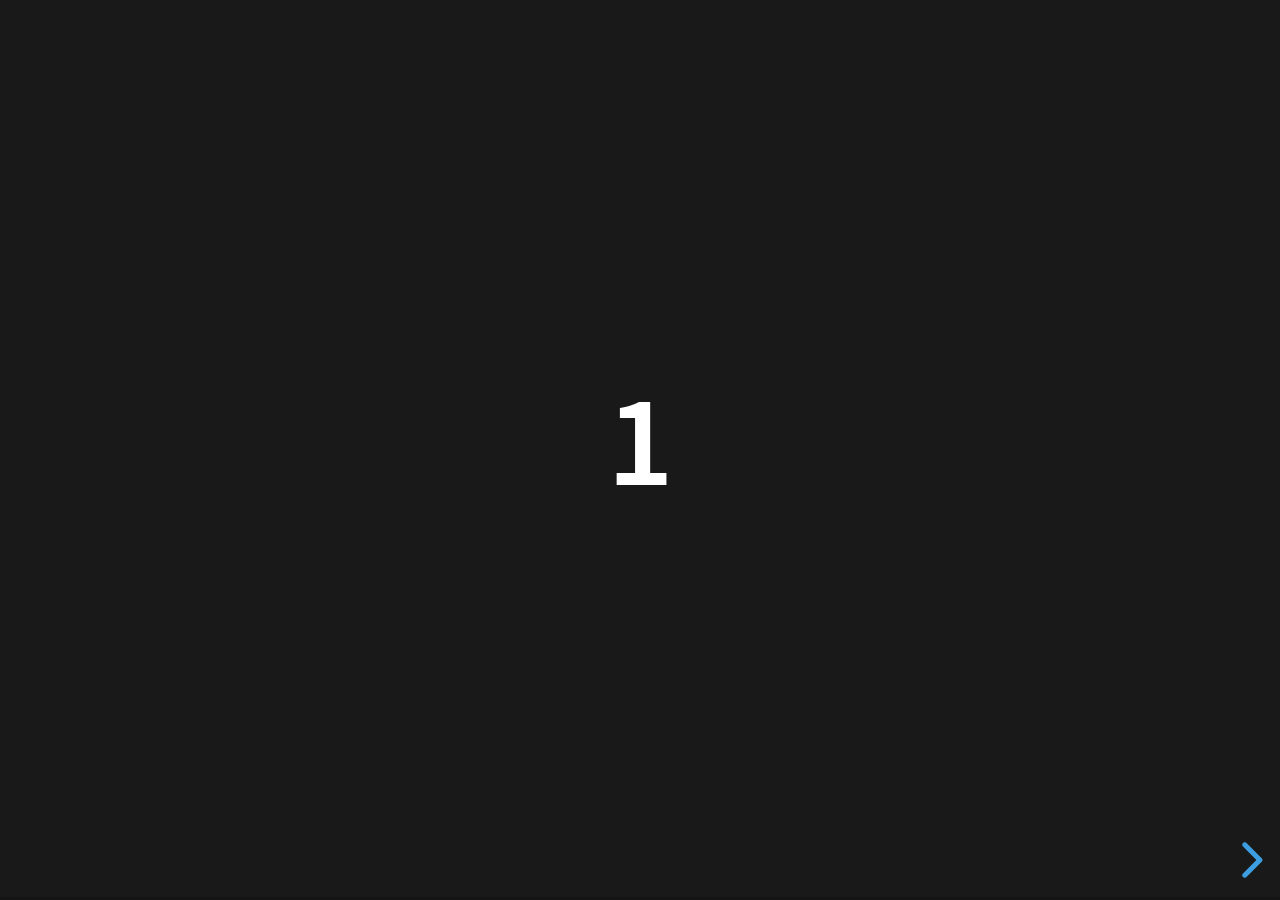
<file: slides/revealjs/examples/500-slides.html>
<!doctype html>
<html lang="en">
	<head>
		<meta charset="utf-8">

		<title>reveal.js - 500 slides</title>

		<meta name="viewport" content="width=device-width, initial-scale=1.0, maximum-scale=1.0, user-scalable=no">

		<link rel="stylesheet" href="../dist/reveal.css">
		<link rel="stylesheet" href="../dist/theme/black.css">
	</head>

	<body>
		<div class="reveal">
			<div class="slides">
				<section><h1>1</h1></section>
				<section><h1>2</h1></section>
				<section><h1>3</h1></section>
				<section><h1>4</h1></section>
				<section><h1>5</h1></section>
				<section><h1>6</h1></section>
				<section><h1>7</h1></section>
				<section><h1>8</h1></section>
				<section><h1>9</h1></section>
				<section><h1>10</h1></section>
				<section><h1>11</h1></section>
				<section><h1>12</h1></section>
				<section><h1>13</h1></section>
				<section><h1>14</h1></section>
				<section><h1>15</h1></section>
				<section><h1>16</h1></section>
				<section><h1>17</h1></section>
				<section><h1>18</h1></section>
				<section><h1>19</h1></section>
				<section><h1>20</h1></section>
				<section><h1>21</h1></section>
				<section><h1>22</h1></section>
				<section><h1>23</h1></section>
				<section><h1>24</h1></section>
				<section><h1>25</h1></section>
				<section><h1>26</h1></section>
				<section><h1>27</h1></section>
				<section><h1>28</h1></section>
				<section><h1>29</h1></section>
				<section><h1>30</h1></section>
				<section><h1>31</h1></section>
				<section><h1>32</h1></section>
				<section><h1>33</h1></section>
				<section><h1>34</h1></section>
				<section><h1>35</h1></section>
				<section><h1>36</h1></section>
				<section><h1>37</h1></section>
				<section><h1>38</h1></section>
				<section><h1>39</h1></section>
				<section><h1>40</h1></section>
				<section><h1>41</h1></section>
				<section><h1>42</h1></section>
				<section><h1>43</h1></section>
				<section><h1>44</h1></section>
				<section><h1>45</h1></section>
				<section><h1>46</h1></section>
				<section><h1>47</h1></section>
				<section><h1>48</h1></section>
				<section><h1>49</h1></section>
				<section><h1>50</h1></section>
				<section><h1>51</h1></section>
				<section><h1>52</h1></section>
				<section><h1>53</h1></section>
				<section><h1>54</h1></section>
				<section><h1>55</h1></section>
				<section><h1>56</h1></section>
				<section><h1>57</h1></section>
				<section><h1>58</h1></section>
				<section><h1>59</h1></section>
				<section><h1>60</h1></section>
				<section><h1>61</h1></section>
				<section><h1>62</h1></section>
				<section><h1>63</h1></section>
				<section><h1>64</h1></section>
				<section><h1>65</h1></section>
				<section><h1>66</h1></section>
				<section><h1>67</h1></section>
				<section><h1>68</h1></section>
				<section><h1>69</h1></section>
				<section><h1>70</h1></section>
				<section><h1>71</h1></section>
				<section><h1>72</h1></section>
				<section><h1>73</h1></section>
				<section><h1>74</h1></section>
				<section><h1>75</h1></section>
				<section><h1>76</h1></section>
				<section><h1>77</h1></section>
				<section><h1>78</h1></section>
				<section><h1>79</h1></section>
				<section><h1>80</h1></section>
				<section><h1>81</h1></section>
				<section><h1>82</h1></section>
				<section><h1>83</h1></section>
				<section><h1>84</h1></section>
				<section><h1>85</h1></section>
				<section><h1>86</h1></section>
				<section><h1>87</h1></section>
				<section><h1>88</h1></section>
				<section><h1>89</h1></section>
				<section><h1>90</h1></section>
				<section><h1>91</h1></section>
				<section><h1>92</h1></section>
				<section><h1>93</h1></section>
				<section><h1>94</h1></section>
				<section><h1>95</h1></section>
				<section><h1>96</h1></section>
				<section><h1>97</h1></section>
				<section><h1>98</h1></section>
				<section><h1>99</h1></section>
				<section><h1>100</h1></section>
				<section><h1>101</h1></section>
				<section><h1>102</h1></section>
				<section><h1>103</h1></section>
				<section><h1>104</h1></section>
				<section><h1>105</h1></section>
				<section><h1>106</h1></section>
				<section><h1>107</h1></section>
				<section><h1>108</h1></section>
				<section><h1>109</h1></section>
				<section><h1>110</h1></section>
				<section><h1>111</h1></section>
				<section><h1>112</h1></section>
				<section><h1>113</h1></section>
				<section><h1>114</h1></section>
				<section><h1>115</h1></section>
				<section><h1>116</h1></section>
				<section><h1>117</h1></section>
				<section><h1>118</h1></section>
				<section><h1>119</h1></section>
				<section><h1>120</h1></section>
				<section><h1>121</h1></section>
				<section><h1>122</h1></section>
				<section><h1>123</h1></section>
				<section><h1>124</h1></section>
				<section><h1>125</h1></section>
				<section><h1>126</h1></section>
				<section><h1>127</h1></section>
				<section><h1>128</h1></section>
				<section><h1>129</h1></section>
				<section><h1>130</h1></section>
				<section><h1>131</h1></section>
				<section><h1>132</h1></section>
				<section><h1>133</h1></section>
				<section><h1>134</h1></section>
				<section><h1>135</h1></section>
				<section><h1>136</h1></section>
				<section><h1>137</h1></section>
				<section><h1>138</h1></section>
				<section><h1>139</h1></section>
				<section><h1>140</h1></section>
				<section><h1>141</h1></section>
				<section><h1>142</h1></section>
				<section><h1>143</h1></section>
				<section><h1>144</h1></section>
				<section><h1>145</h1></section>
				<section><h1>146</h1></section>
				<section><h1>147</h1></section>
				<section><h1>148</h1></section>
				<section><h1>149</h1></section>
				<section><h1>150</h1></section>
				<section><h1>151</h1></section>
				<section><h1>152</h1></section>
				<section><h1>153</h1></section>
				<section><h1>154</h1></section>
				<section><h1>155</h1></section>
				<section><h1>156</h1></section>
				<section><h1>157</h1></section>
				<section><h1>158</h1></section>
				<section><h1>159</h1></section>
				<section><h1>160</h1></section>
				<section><h1>161</h1></section>
				<section><h1>162</h1></section>
				<section><h1>163</h1></section>
				<section><h1>164</h1></section>
				<section><h1>165</h1></section>
				<section><h1>166</h1></section>
				<section><h1>167</h1></section>
				<section><h1>168</h1></section>
				<section><h1>169</h1></section>
				<section><h1>170</h1></section>
				<section><h1>171</h1></section>
				<section><h1>172</h1></section>
				<section><h1>173</h1></section>
				<section><h1>174</h1></section>
				<section><h1>175</h1></section>
				<section><h1>176</h1></section>
				<section><h1>177</h1></section>
				<section><h1>178</h1></section>
				<section><h1>179</h1></section>
				<section><h1>180</h1></section>
				<section><h1>181</h1></section>
				<section><h1>182</h1></section>
				<section><h1>183</h1></section>
				<section><h1>184</h1></section>
				<section><h1>185</h1></section>
				<section><h1>186</h1></section>
				<section><h1>187</h1></section>
				<section><h1>188</h1></section>
				<section><h1>189</h1></section>
				<section><h1>190</h1></section>
				<section><h1>191</h1></section>
				<section><h1>192</h1></section>
				<section><h1>193</h1></section>
				<section><h1>194</h1></section>
				<section><h1>195</h1></section>
				<section><h1>196</h1></section>
				<section><h1>197</h1></section>
				<section><h1>198</h1></section>
				<section><h1>199</h1></section>
				<section><h1>200</h1></section>
				<section><h1>201</h1></section>
				<section><h1>202</h1></section>
				<section><h1>203</h1></section>
				<section><h1>204</h1></section>
				<section><h1>205</h1></section>
				<section><h1>206</h1></section>
				<section><h1>207</h1></section>
				<section><h1>208</h1></section>
				<section><h1>209</h1></section>
				<section><h1>210</h1></section>
				<section><h1>211</h1></section>
				<section><h1>212</h1></section>
				<section><h1>213</h1></section>
				<section><h1>214</h1></section>
				<section><h1>215</h1></section>
				<section><h1>216</h1></section>
				<section><h1>217</h1></section>
				<section><h1>218</h1></section>
				<section><h1>219</h1></section>
				<section><h1>220</h1></section>
				<section><h1>221</h1></section>
				<section><h1>222</h1></section>
				<section><h1>223</h1></section>
				<section><h1>224</h1></section>
				<section><h1>225</h1></section>
				<section><h1>226</h1></section>
				<section><h1>227</h1></section>
				<section><h1>228</h1></section>
				<section><h1>229</h1></section>
				<section><h1>230</h1></section>
				<section><h1>231</h1></section>
				<section><h1>232</h1></section>
				<section><h1>233</h1></section>
				<section><h1>234</h1></section>
				<section><h1>235</h1></section>
				<section><h1>236</h1></section>
				<section><h1>237</h1></section>
				<section><h1>238</h1></section>
				<section><h1>239</h1></section>
				<section><h1>240</h1></section>
				<section><h1>241</h1></section>
				<section><h1>242</h1></section>
				<section><h1>243</h1></section>
				<section><h1>244</h1></section>
				<section><h1>245</h1></section>
				<section><h1>246</h1></section>
				<section><h1>247</h1></section>
				<section><h1>248</h1></section>
				<section><h1>249</h1></section>
				<section><h1>250</h1></section>
				<section><h1>251</h1></section>
				<section><h1>252</h1></section>
				<section><h1>253</h1></section>
				<section><h1>254</h1></section>
				<section><h1>255</h1></section>
				<section><h1>256</h1></section>
				<section><h1>257</h1></section>
				<section><h1>258</h1></section>
				<section><h1>259</h1></section>
				<section><h1>260</h1></section>
				<section><h1>261</h1></section>
				<section><h1>262</h1></section>
				<section><h1>263</h1></section>
				<section><h1>264</h1></section>
				<section><h1>265</h1></section>
				<section><h1>266</h1></section>
				<section><h1>267</h1></section>
				<section><h1>268</h1></section>
				<section><h1>269</h1></section>
				<section><h1>270</h1></section>
				<section><h1>271</h1></section>
				<section><h1>272</h1></section>
				<section><h1>273</h1></section>
				<section><h1>274</h1></section>
				<section><h1>275</h1></section>
				<section><h1>276</h1></section>
				<section><h1>277</h1></section>
				<section><h1>278</h1></section>
				<section><h1>279</h1></section>
				<section><h1>280</h1></section>
				<section><h1>281</h1></section>
				<section><h1>282</h1></section>
				<section><h1>283</h1></section>
				<section><h1>284</h1></section>
				<section><h1>285</h1></section>
				<section><h1>286</h1></section>
				<section><h1>287</h1></section>
				<section><h1>288</h1></section>
				<section><h1>289</h1></section>
				<section><h1>290</h1></section>
				<section><h1>291</h1></section>
				<section><h1>292</h1></section>
				<section><h1>293</h1></section>
				<section><h1>294</h1></section>
				<section><h1>295</h1></section>
				<section><h1>296</h1></section>
				<section><h1>297</h1></section>
				<section><h1>298</h1></section>
				<section><h1>299</h1></section>
				<section><h1>300</h1></section>
				<section><h1>301</h1></section>
				<section><h1>302</h1></section>
				<section><h1>303</h1></section>
				<section><h1>304</h1></section>
				<section><h1>305</h1></section>
				<section><h1>306</h1></section>
				<section><h1>307</h1></section>
				<section><h1>308</h1></section>
				<section><h1>309</h1></section>
				<section><h1>310</h1></section>
				<section><h1>311</h1></section>
				<section><h1>312</h1></section>
				<section><h1>313</h1></section>
				<section><h1>314</h1></section>
				<section><h1>315</h1></section>
				<section><h1>316</h1></section>
				<section><h1>317</h1></section>
				<section><h1>318</h1></section>
				<section><h1>319</h1></section>
				<section><h1>320</h1></section>
				<section><h1>321</h1></section>
				<section><h1>322</h1></section>
				<section><h1>323</h1></section>
				<section><h1>324</h1></section>
				<section><h1>325</h1></section>
				<section><h1>326</h1></section>
				<section><h1>327</h1></section>
				<section><h1>328</h1></section>
				<section><h1>329</h1></section>
				<section><h1>330</h1></section>
				<section><h1>331</h1></section>
				<section><h1>332</h1></section>
				<section><h1>333</h1></section>
				<section><h1>334</h1></section>
				<section><h1>335</h1></section>
				<section><h1>336</h1></section>
				<section><h1>337</h1></section>
				<section><h1>338</h1></section>
				<section><h1>339</h1></section>
				<section><h1>340</h1></section>
				<section><h1>341</h1></section>
				<section><h1>342</h1></section>
				<section><h1>343</h1></section>
				<section><h1>344</h1></section>
				<section><h1>345</h1></section>
				<section><h1>346</h1></section>
				<section><h1>347</h1></section>
				<section><h1>348</h1></section>
				<section><h1>349</h1></section>
				<section><h1>350</h1></section>
				<section><h1>351</h1></section>
				<section><h1>352</h1></section>
				<section><h1>353</h1></section>
				<section><h1>354</h1></section>
				<section><h1>355</h1></section>
				<section><h1>356</h1></section>
				<section><h1>357</h1></section>
				<section><h1>358</h1></section>
				<section><h1>359</h1></section>
				<section><h1>360</h1></section>
				<section><h1>361</h1></section>
				<section><h1>362</h1></section>
				<section><h1>363</h1></section>
				<section><h1>364</h1></section>
				<section><h1>365</h1></section>
				<section><h1>366</h1></section>
				<section><h1>367</h1></section>
				<section><h1>368</h1></section>
				<section><h1>369</h1></section>
				<section><h1>370</h1></section>
				<section><h1>371</h1></section>
				<section><h1>372</h1></section>
				<section><h1>373</h1></section>
				<section><h1>374</h1></section>
				<section><h1>375</h1></section>
				<section><h1>376</h1></section>
				<section><h1>377</h1></section>
				<section><h1>378</h1></section>
				<section><h1>379</h1></section>
				<section><h1>380</h1></section>
				<section><h1>381</h1></section>
				<section><h1>382</h1></section>
				<section><h1>383</h1></section>
				<section><h1>384</h1></section>
				<section><h1>385</h1></section>
				<section><h1>386</h1></section>
				<section><h1>387</h1></section>
				<section><h1>388</h1></section>
				<section><h1>389</h1></section>
				<section><h1>390</h1></section>
				<section><h1>391</h1></section>
				<section><h1>392</h1></section>
				<section><h1>393</h1></section>
				<section><h1>394</h1></section>
				<section><h1>395</h1></section>
				<section><h1>396</h1></section>
				<section><h1>397</h1></section>
				<section><h1>398</h1></section>
				<section><h1>399</h1></section>
				<section><h1>400</h1></section>
				<section><h1>401</h1></section>
				<section><h1>402</h1></section>
				<section><h1>403</h1></section>
				<section><h1>404</h1></section>
				<section><h1>405</h1></section>
				<section><h1>406</h1></section>
				<section><h1>407</h1></section>
				<section><h1>408</h1></section>
				<section><h1>409</h1></section>
				<section><h1>410</h1></section>
				<section><h1>411</h1></section>
				<section><h1>412</h1></section>
				<section><h1>413</h1></section>
				<section><h1>414</h1></section>
				<section><h1>415</h1></section>
				<section><h1>416</h1></section>
				<section><h1>417</h1></section>
				<section><h1>418</h1></section>
				<section><h1>419</h1></section>
				<section><h1>420</h1></section>
				<section><h1>421</h1></section>
				<section><h1>422</h1></section>
				<section><h1>423</h1></section>
				<section><h1>424</h1></section>
				<section><h1>425</h1></section>
				<section><h1>426</h1></section>
				<section><h1>427</h1></section>
				<section><h1>428</h1></section>
				<section><h1>429</h1></section>
				<section><h1>430</h1></section>
				<section><h1>431</h1></section>
				<section><h1>432</h1></section>
				<section><h1>433</h1></section>
				<section><h1>434</h1></section>
				<section><h1>435</h1></section>
				<section><h1>436</h1></section>
				<section><h1>437</h1></section>
				<section><h1>438</h1></section>
				<section><h1>439</h1></section>
				<section><h1>440</h1></section>
				<section><h1>441</h1></section>
				<section><h1>442</h1></section>
				<section><h1>443</h1></section>
				<section><h1>444</h1></section>
				<section><h1>445</h1></section>
				<section><h1>446</h1></section>
				<section><h1>447</h1></section>
				<section><h1>448</h1></section>
				<section><h1>449</h1></section>
				<section><h1>450</h1></section>
				<section><h1>451</h1></section>
				<section><h1>452</h1></section>
				<section><h1>453</h1></section>
				<section><h1>454</h1></section>
				<section><h1>455</h1></section>
				<section><h1>456</h1></section>
				<section><h1>457</h1></section>
				<section><h1>458</h1></section>
				<section><h1>459</h1></section>
				<section><h1>460</h1></section>
				<section><h1>461</h1></section>
				<section><h1>462</h1></section>
				<section><h1>463</h1></section>
				<section><h1>464</h1></section>
				<section><h1>465</h1></section>
				<section><h1>466</h1></section>
				<section><h1>467</h1></section>
				<section><h1>468</h1></section>
				<section><h1>469</h1></section>
				<section><h1>470</h1></section>
				<section><h1>471</h1></section>
				<section><h1>472</h1></section>
				<section><h1>473</h1></section>
				<section><h1>474</h1></section>
				<section><h1>475</h1></section>
				<section><h1>476</h1></section>
				<section><h1>477</h1></section>
				<section><h1>478</h1></section>
				<section><h1>479</h1></section>
				<section><h1>480</h1></section>
				<section><h1>481</h1></section>
				<section><h1>482</h1></section>
				<section><h1>483</h1></section>
				<section><h1>484</h1></section>
				<section><h1>485</h1></section>
				<section><h1>486</h1></section>
				<section><h1>487</h1></section>
				<section><h1>488</h1></section>
				<section><h1>489</h1></section>
				<section><h1>490</h1></section>
				<section><h1>491</h1></section>
				<section><h1>492</h1></section>
				<section><h1>493</h1></section>
				<section><h1>494</h1></section>
				<section><h1>495</h1></section>
				<section><h1>496</h1></section>
				<section><h1>497</h1></section>
				<section><h1>498</h1></section>
				<section><h1>499</h1></section>
			</div>
		</div>

		<script src="../dist/reveal.js"></script>
		<script>
			Reveal.initialize({
				transition: 'linear'
			});
		</script>
	</body>
</html>
</file>
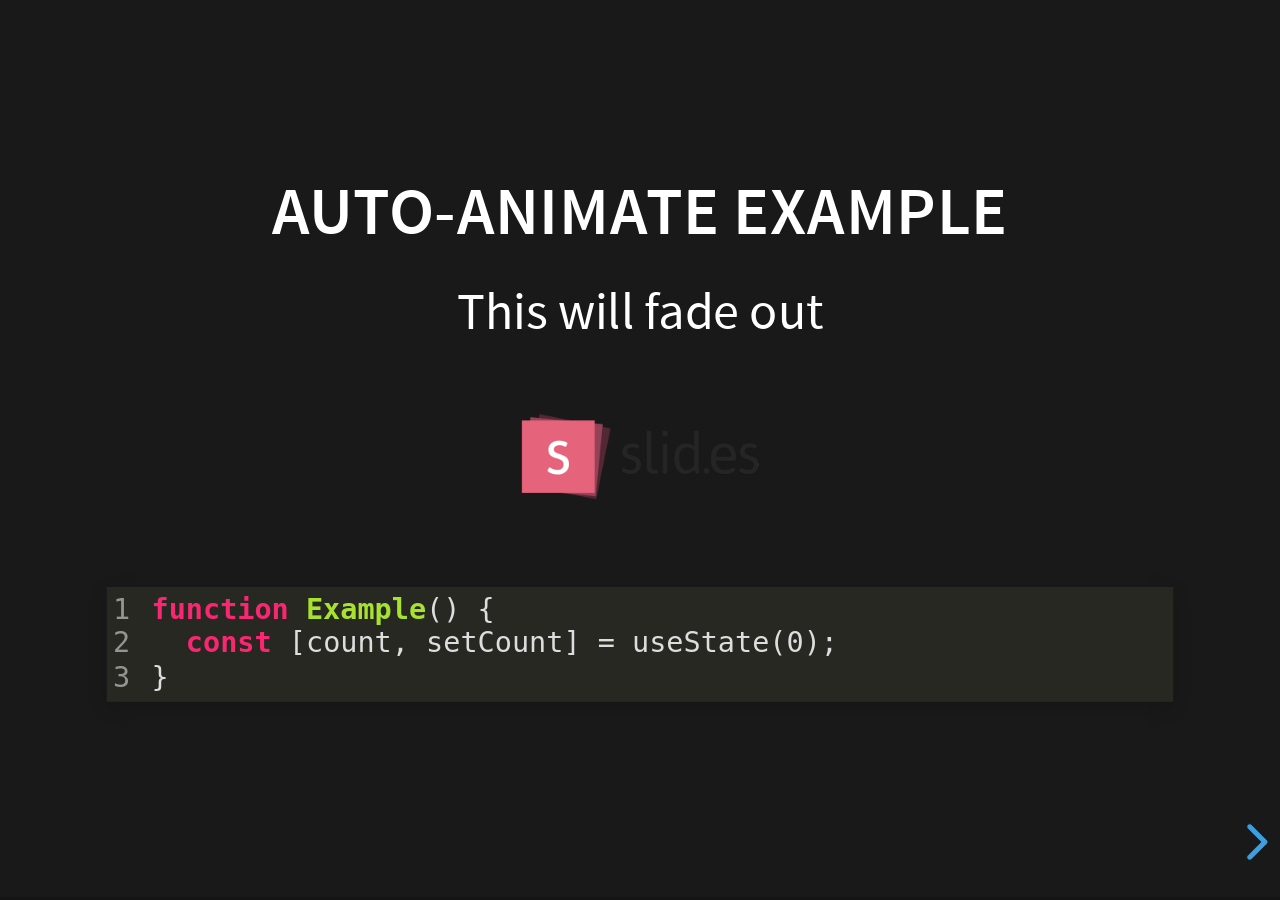
<file: slides/revealjs/examples/auto-animate.html>
<!doctype html>
<html lang="en">

	<head>
		<meta charset="utf-8">

		<title>reveal.js - Auto Animate</title>

		<meta name="viewport" content="width=device-width, initial-scale=1.0, maximum-scale=1.0, user-scalable=no">

		<link rel="stylesheet" href="../dist/reveal.css">
		<link rel="stylesheet" href="../dist/theme/black.css" id="theme">
		<link rel="stylesheet" href="../plugin/highlight/monokai.css">
	</head>

	<body>

		<div class="reveal">

			<div class="slides">
				<section data-auto-animate data-auto-animate-unmatched="fade">
					<h3>Auto-Animate Example</h3>
					<p>This will fade out</p>
					<img src="assets/image1.png" style="height: 100px;">
					<pre data-id="code"><code data-line-numbers class="hljs" data-trim>
						function Example() {
						  const [count, setCount] = useState(0);
						}
					</code></pre>
				</section>
				<section data-auto-animate data-auto-animate-unmatched="fade">
					<h3>Auto-Animate Example</h3>
					<p style="opacity: 0.2; margin-top: 100px;">This will fade out</p>
					<p>This element is unmatched</p>
					<img src="assets/image1.png" style="height: 150px;">
					<pre data-id="code"><code data-line-numbers class="hljs" data-trim>
						function Example() {
						  New line!
						  const [count, setCount] = useState(0);
						}
					</code></pre>
				</section>

				<section data-auto-animate>
					<p data-id="text-props" style="background: #555; line-height: 1em; letter-spacing: 0em;">Line Height & Letter Spacing</p>
				</section>
				<section data-auto-animate>
					<p data-id="text-props" style="background: #555; line-height: 3em; letter-spacing: 0.2em;">Line Height & Letter Spacing</p>
				</section>

				<section>
					<section data-auto-animate>
						<pre data-id="code"><code data-line-numbers class="hljs" data-trim>
							import React, { useState } from 'react';

							function Example() {
							  const [count, setCount] = useState(0);

							  return (
							    ...
							  );
							}
						</code></pre>
					</section>
					<section data-auto-animate>
						<pre data-id="code"><code data-line-numbers class="hljs" data-trim>
							function Example() {
							  const [count, setCount] = useState(0);

							  return (
							    &lt;div&gt;
							      &lt;p&gt;You clicked {count} times&lt;/p&gt;
							      &lt;button onClick={() =&gt; setCount(count + 1)}&gt;
							        Click me
							      &lt;/button&gt;
							    &lt;/div&gt;
							  );
							}
						</code></pre>
					</section>
					<section data-auto-animate>
						<pre data-id="code"><code data-line-numbers class="hljs" data-trim>
							function Example() {
							  // A comment!
							  const [count, setCount] = useState(0);

							  return (
							    &lt;div&gt;
							      &lt;p&gt;You clicked {count} times&lt;/p&gt;
							      &lt;button onClick={() =&gt; setCount(count + 1)}&gt;
							        Click me
							      &lt;/button&gt;
							    &lt;/div&gt;
							  );
							}
						</code></pre>
					</section>
				</section>

				<section>
					<section data-auto-animate>
						<h3>Swapping list items</h3>
						<ul>
							<li>One</li>
							<li>Two</li>
							<li>Three</li>
						</ul>
					</section>
					<section data-auto-animate>
						<h3>Swapping list items</h3>
						<ul>
							<li>Two</li>
							<li>One</li>
							<li>Three</li>
						</ul>
					</section>
					<section data-auto-animate>
						<h3>Swapping list items</h3>
						<ul>
							<li>Two</li>
							<li>Three</li>
							<li>One</li>
						</ul>
					</section>
				</section>

				<section data-auto-animate style="height: 600px">
					<h3 style="opacity: 0.3; font-size: 18px;">SLIDE 1</h3>
					<h2 data-id="title" style="margin-top: 260px;">Animate Anything</h2>
					<div data-id="1" style="background: white; position: absolute; top: 150px; left: 16%; width: 60px; height: 60px;"></div>
					<div data-id="2" style="background: white; position: absolute; top: 150px; left: 36%; width: 60px; height: 60px;"></div>
					<div data-id="3" style="background: white; position: absolute; top: 150px; left: 56%; width: 60px; height: 60px;"></div>
					<div data-id="4" style="background: white; position: absolute; top: 150px; left: 76%; width: 60px; height: 60px;"></div>
				</section>
				<section data-auto-animate style="height: 600px">
					<h3 style="opacity: 0.3; font-size: 18px;">SLIDE 2</h3>
					<h2 data-id="title" style="margin-top: 500px">With Auto Animate</h2>
					<div data-id="1" style="background: cyan; position: absolute; bottom: 190px; left: 16%; width: 60px; height: 60px;"></div>
					<div data-id="2" style="background: magenta; position: absolute; bottom: 190px; left: 36%; width: 60px; height: 160px;"></div>
					<div data-id="3" style="background: yellow; position: absolute; bottom: 190px; left: 56%; width: 60px; height: 260px;"></div>
					<div data-id="4" style="background: red; position: absolute; bottom: 190px; left: 76%; width: 60px; height: 360px;"></div>
				</section>
				<section data-auto-animate style="height: 600px">
					<h3 style="opacity: 0.3; font-size: 18px;">SLIDE 3</h3>
					<h2 data-id="title" style="margin-top: 500px; opacity: 0;">With Auto Animate</h2>
					<div data-id="1" style="background: cyan; position: absolute; top: 50%; left: 50%; width: 400px; height: 400px; margin: -200px 0 0 -200px; border-radius: 400px;"></div>
					<div data-id="2" style="background: magenta; position: absolute; top: 50%; left: 50%; width: 300px; height: 300px; margin: -150px 0 0 -150px; border-radius: 400px;"></div>
					<div data-id="3" style="background: yellow; position: absolute; top: 50%; left: 50%; width: 200px; height: 200px; margin: -100px 0 0 -100px; border-radius: 400px;"></div>
					<div data-id="4" style="background: red; position: absolute; top: 50%; left: 50%; width: 100px; height: 100px; margin: -50px 0 0 -50px; border-radius: 400px;"></div>
				</section>
				<section data-auto-animate style="height: 600px">
					<h3 style="opacity: 0.3; font-size: 18px;">SLIDE 3</h3>
					<h2 data-id="title" style="margin-top: 500px; opacity: 0;">With Auto Animate</h2>
					<div data-id="1" style="background: red; position: absolute; top: 250px; left: 16%; width: 60px; height: 60px;"></div>
					<div data-id="2" style="background: yellow; position: absolute; top: 250px; left: 36%; width: 60px; height: 60px;"></div>
					<div data-id="3" style="background: magenta; position: absolute; top: 250px; left: 56%; width: 60px; height: 60px;"></div>
					<div data-id="4" style="background: cyan; position: absolute; top: 250px; left: 76%; width: 60px; height: 60px;"></div>
				</section>

				<section data-auto-animate data-auto-animate-id="a">
					<h2>data-auto-animate-id="a"</h2>
					<h3>A1</h3>
				</section>
				<section data-auto-animate data-auto-animate-id="a">
					<h2>data-auto-animate-id="a"</h2>
					<h3>A1</h3>
					<h3>A2</h3>
				</section>
				<section data-auto-animate data-auto-animate-id="b">
					<h2>data-auto-animate-id="b"</h2>
					<h3>B1</h3>
				</section>
				<section data-auto-animate data-auto-animate-id="b">
					<h2>data-auto-animate-id="b"</h2>
					<h3>B1</h3>
					<h3>B2</h3>
				</section>

				<section>
					<section id="stacked-slide-1" data-auto-animate>
						<a href="#/stacked-slide-1">Slide 1</a><br>
						<a href="#/stacked-slide-2">Slide 2</a><br>
						<a href="#/stacked-slide-3">Slide 3</a><br>
						<a href="#/stacked-slide-4">Slide 4</a><br>
						<div data-id="anim" style="background: indigo; padding: 8px; width: 50px; height: 50px; position: absolute; left: 0px;">A</div>
					</section>
					<section id="stacked-slide-2" data-auto-animate>
						<a href="#/stacked-slide-1">Slide 1</a><br>
						<a href="#/stacked-slide-2">Slide 2</a><br>
						<a href="#/stacked-slide-3">Slide 3</a><br>
						<a href="#/stacked-slide-4">Slide 4</a><br>
						<div data-id="anim" style="background: indigo; padding: 8px; width: 50px; height: 50px; position: absolute; left: 25%;">A</div>
					</section>
					<section id="stacked-slide-3" data-auto-animate>
						<a href="#/stacked-slide-1">Slide 1</a><br>
						<a href="#/stacked-slide-2">Slide 2</a><br>
						<a href="#/stacked-slide-3">Slide 3</a><br>
						<a href="#/stacked-slide-4">Slide 4</a><br>
						<div data-id="anim" style="background: indigo; padding: 8px; width: 50px; height: 50px; position: absolute; left: 50%;">A</div>
					</section>
					<section id="stacked-slide-4" data-auto-animate>
						<a href="#/stacked-slide-1">Slide 1</a><br>
						<a href="#/stacked-slide-2">Slide 2</a><br>
						<a href="#/stacked-slide-3">Slide 3</a><br>
						<a href="#/stacked-slide-4">Slide 4</a><br>
						<div data-id="anim" style="background: indigo; padding: 8px; width: 50px; height: 50px; position: absolute; left: 75%;">A</div>
					</section>
				</section>

			</div>

		</div>

		<script src="../dist/reveal.js"></script>
		<script src="../plugin/highlight/highlight.js"></script>
		<script>
			Reveal.initialize({
				center: true,
				hash: true,
				plugins: [ RevealHighlight ]
			});
		</script>

	</body>
</html>
</file>
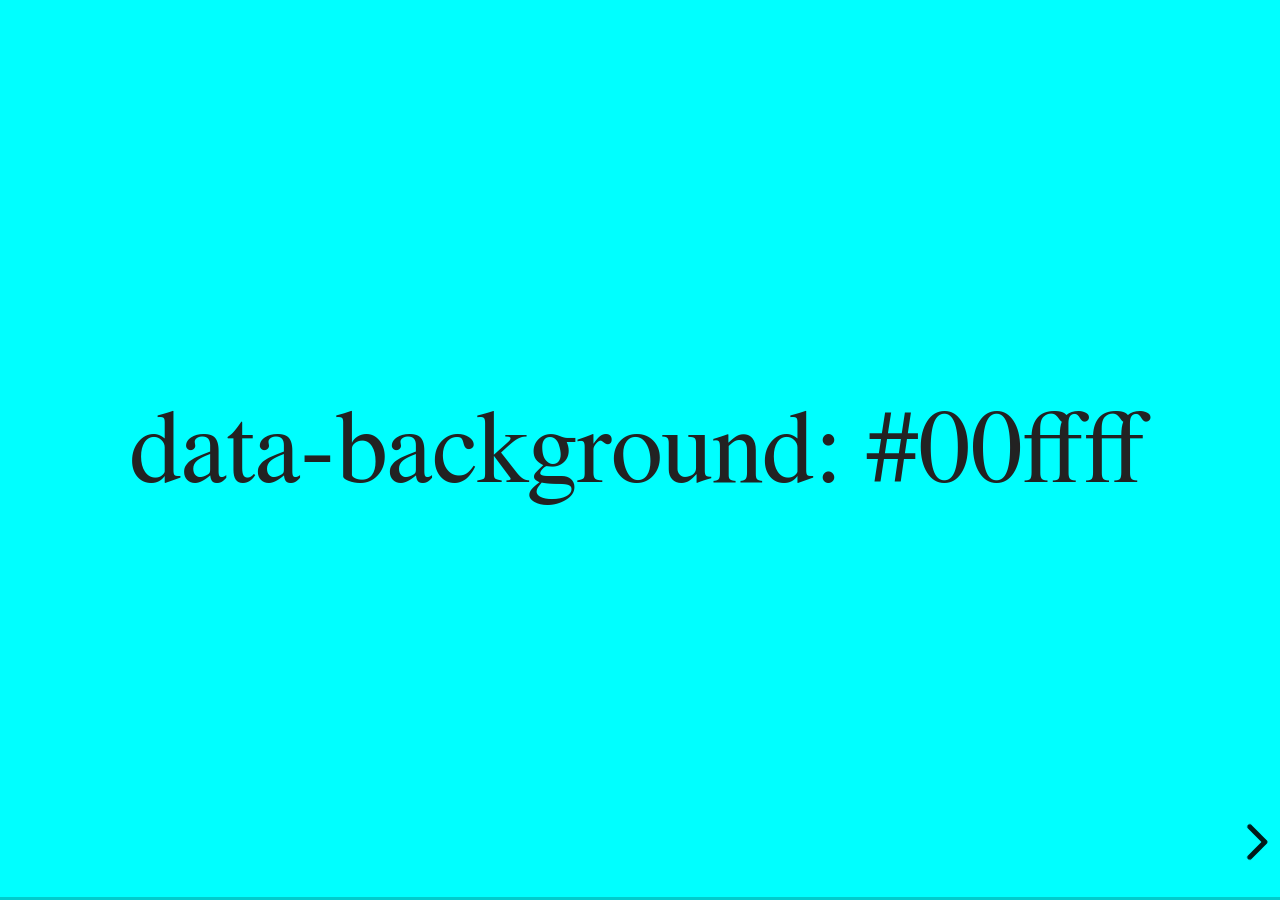
<file: slides/revealjs/examples/backgrounds.html>
<!doctype html>
<html lang="en">

	<head>
		<meta charset="utf-8">

		<title>reveal.js - Slide Backgrounds</title>

		<meta name="viewport" content="width=device-width, initial-scale=1.0, maximum-scale=1.0, user-scalable=no">

		<link rel="stylesheet" href="../dist/reveal.css">
		<link rel="stylesheet" href="../dist/theme/serif.css" id="theme">
		<style type="text/css" media="screen">
			.slides section.has-dark-background,
			.slides section.has-dark-background h2 {
				color: #fff;
			}
			.slides section.has-light-background,
			.slides section.has-light-background h2 {
				color: #222;
			}
		</style>
	</head>

	<body>

		<div class="reveal">

			<div class="slides">

				<section data-background="#00ffff">
					<h2>data-background: #00ffff</h2>
				</section>

				<section data-background="#bb00bb">
					<h2>data-background: #bb00bb</h2>
				</section>

				<section data-background-color="lightblue">
					<h2>data-background: lightblue</h2>
				</section>

				<section>
					<section data-background="#ff0000">
						<h2>data-background: #ff0000</h2>
					</section>
					<section data-background="rgba(0, 0, 0, 0.2)">
						<h2>data-background: rgba(0, 0, 0, 0.2)</h2>
					</section>
					<section data-background="salmon">
						<h2>data-background: salmon</h2>
					</section>
				</section>

				<section data-background="rgba(0, 100, 100, 0.2)">
					<section>
						<h2>Background applied to stack</h2>
					</section>
					<section>
						<h2>Background applied to stack</h2>
					</section>
					<section data-background="rgb(66, 66, 66)">
						<h2>Background applied to slide inside of stack</h2>
					</section>
				</section>

				<section data-background-transition="slide" data-background="assets/image1.png">
					<h2>Background image</h2>
				</section>

				<section>
					<section data-background-transition="slide" data-background="assets/image1.png">
						<h2>Background image</h2>
					</section>
					<section data-background-transition="slide" data-background="assets/image1.png">
						<h2>Background image</h2>
					</section>
				</section>

				<section data-background="assets/image2.png" data-background-size="100px" data-background-repeat="repeat" data-background-color="#111">
					<h2>Background image</h2>
					<pre>data-background-size="100px" data-background-repeat="repeat" data-background-color="#111"</pre>
				</section>

				<section data-background="#888888">
					<h2>Same background twice (1/2)</h2>
				</section>
				<section data-background="#888888">
					<h2>Same background twice (2/2)</h2>
				</section>

				<section data-background-video="https://s3.amazonaws.com/static.slid.es/site/homepage/v1/homepage-video-editor.mp4,https://s3.amazonaws.com/static.slid.es/site/homepage/v1/homepage-video-editor.webm">
					<h2>Video background</h2>
				</section>

				<section data-background-iframe="https://slides.com/news/make-better-presentations/embed?style=hidden&autoSlide=4000">
					<h2>Iframe background</h2>
				</section>

				<section>
					<section data-background="#417203">
						<h2>Same background twice vertical (1/2)</h2>
					</section>
					<section data-background="#417203">
						<h2>Same background twice vertical (2/2)</h2>
					</section>
				</section>

				<section data-background="#934f4d">
					<h2>Same background from horizontal to vertical (1/3)</h2>
				</section>
				<section>
					<section data-background="#934f4d">
						<h2>Same background from horizontal to vertical (2/3)</h2>
					</section>
					<section data-background="#934f4d">
						<h2>Same background from horizontal to vertical (3/3)</h2>
					</section>
				</section>

			</div>

		</div>

		<script src="../dist/reveal.js"></script>
		<script>

			// Full list of configuration options:
			// https://revealjs.revealjs.com/config/
			Reveal.initialize({
				center: true,

				transition: 'linear',
				// transitionSpeed: 'slow',
				// backgroundTransition: 'slide'
			});

		</script>

	</body>
</html>
</file>
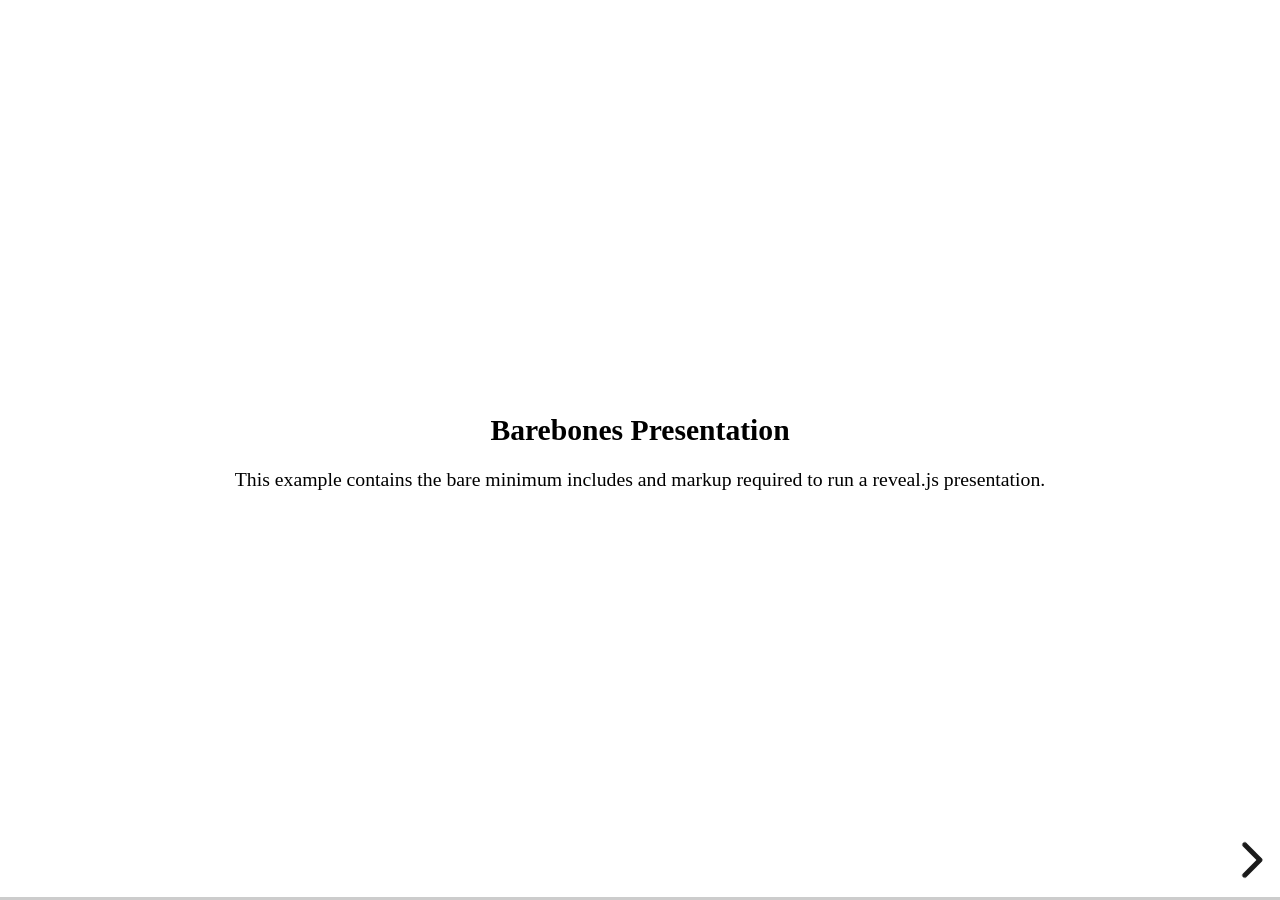
<file: slides/revealjs/examples/barebones.html>
<!doctype html>
<html lang="en">
	<head>
		<meta charset="utf-8">
		<title>reveal.js - Barebones</title>
		<link rel="stylesheet" href="../dist/reveal.css">
	</head>
	<body>

		<div class="reveal">
			<div class="slides">

				<section>
					<h2>Barebones Presentation</h2>
					<p>This example contains the bare minimum includes and markup required to run a reveal.js presentation.</p>
				</section>

				<section>
					<h2>No Theme</h2>
					<p>There's no theme included, so it will fall back on browser defaults.</p>
				</section>

			</div>
		</div>

		<script src="../dist/reveal.js"></script>
		<script>
			Reveal.initialize();
		</script>

	</body>
</html>
</file>
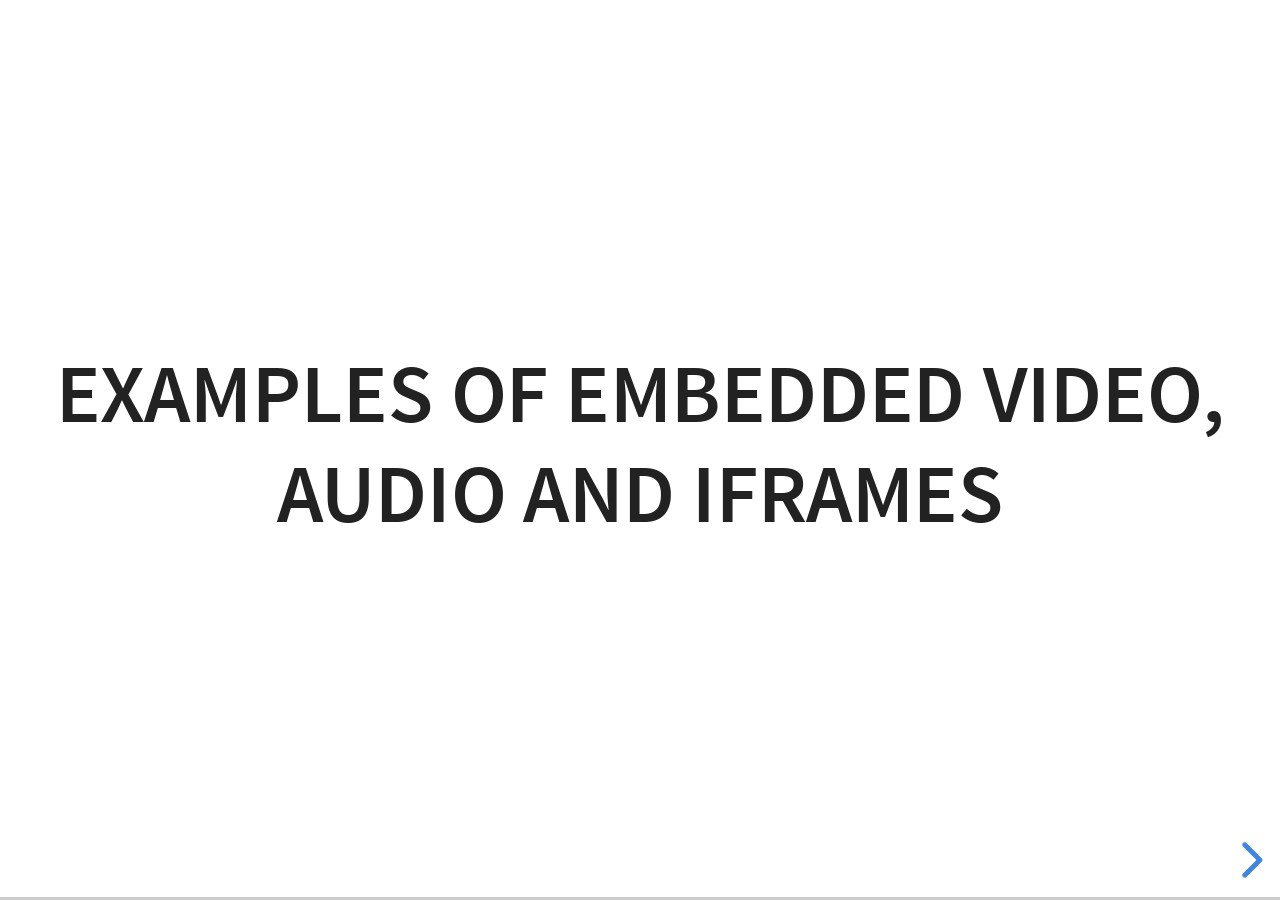
<file: slides/revealjs/examples/media.html>
<!doctype html>
<html lang="en">

	<head>
		<meta charset="utf-8">

		<title>reveal.js - Video, Audio and Iframes</title>

		<meta name="viewport" content="width=device-width, initial-scale=1.0, maximum-scale=1.0, user-scalable=no">

		<link rel="stylesheet" href="../dist/reveal.css">
		<link rel="stylesheet" href="../dist/theme/white.css" id="theme">
	</head>

	<body>

		<div class="reveal">

			<div class="slides">

				<section>
					<h2>Examples of embedded Video, Audio and Iframes</h2>
				</section>

				<section>
					<h2>Iframe</h2>
					<iframe data-autoplay width="700" height="540" src="https://slides.com/news/auto-animate/embed" frameborder="0"></iframe>
				</section>

				<section data-background-iframe="https://www.youtube.com/embed/h1_nyI3z8gI" data-background-interactive>
					<h2 style="color: #fff;">Iframe Background</h2>
				</section>

				<section>
					<h2>Video</h2>
					<video src="http://clips.vorwaerts-gmbh.de/big_buck_bunny.mp4" data-autoplay></video>
				</section>

				<section data-background-video="http://clips.vorwaerts-gmbh.de/big_buck_bunny.mp4">
					<h2>Background Video</h2>
				</section>

				<section>
					<h2>Auto-playing audio</h2>
					<audio src="assets/beeping.wav" data-autoplay></audio>
				</section>

				<section>
					<h2>Audio inside slide fragments</h2>
					<div class="fragment">
						Beep 1
						<audio src="assets/beeping.wav" data-autoplay></audio>
					</div>
					<div class="fragment">
						Beep 2
						<audio src="assets/beeping.wav" data-autoplay></audio>
					</div>
				</section>

				<section>
					<h2>Audio with controls</h2>
					<audio src="assets/beeping.wav" controls></audio>
				</section>

			</div>

		</div>

		<script src="../dist/reveal.js"></script>
		<script>
			Reveal.initialize({hash: true});
		</script>

	</body>
</html>
</file>
<file: slides/revealjs/dist/theme/black.css>
/**
 * Black theme for reveal.js. This is the opposite of the 'white' theme.
 *
 * By Hakim El Hattab, http://hakim.se
 */
@import url(./fonts/source-sans-pro/source-sans-pro.css);
section.has-light-background, section.has-light-background h1, section.has-light-background h2, section.has-light-background h3, section.has-light-background h4, section.has-light-background h5, section.has-light-background h6 {
  color: #222;
}

/*********************************************
 * GLOBAL STYLES
 *********************************************/
:root {
  --r-background-color: #191919;
  --r-main-font: Source Sans Pro, Helvetica, sans-serif;
  --r-main-font-size: 42px;
  --r-main-color: #fff;
  --r-block-margin: 20px;
  --r-heading-margin: 0 0 20px 0;
  --r-heading-font: Source Sans Pro, Helvetica, sans-serif;
  --r-heading-color: #fff;
  --r-heading-line-height: 1.2;
  --r-heading-letter-spacing: normal;
  --r-heading-text-transform: uppercase;
  --r-heading-text-shadow: none;
  --r-heading-font-weight: 600;
  --r-heading1-text-shadow: none;
  --r-heading1-size: 2.5em;
  --r-heading2-size: 1.6em;
  --r-heading3-size: 1.3em;
  --r-heading4-size: 1em;
  --r-code-font: monospace;
  --r-link-color: #42affa;
  --r-link-color-dark: #068de9;
  --r-link-color-hover: #8dcffc;
  --r-selection-background-color: rgba(66, 175, 250, 0.75);
  --r-selection-color: #fff;
  --r-overlay-element-bg-color: 240, 240, 240;
  --r-overlay-element-fg-color: 0, 0, 0;
}

.reveal-viewport {
  background: #191919;
  background-color: var(--r-background-color);
}

.reveal {
  font-family: var(--r-main-font);
  font-size: var(--r-main-font-size);
  font-weight: normal;
  color: var(--r-main-color);
}

.reveal ::selection {
  color: var(--r-selection-color);
  background: var(--r-selection-background-color);
  text-shadow: none;
}

.reveal ::-moz-selection {
  color: var(--r-selection-color);
  background: var(--r-selection-background-color);
  text-shadow: none;
}

.reveal .slides section,
.reveal .slides section > section {
  line-height: 1.3;
  font-weight: inherit;
}

/*********************************************
 * HEADERS
 *********************************************/
.reveal h1,
.reveal h2,
.reveal h3,
.reveal h4,
.reveal h5,
.reveal h6 {
  margin: var(--r-heading-margin);
  color: var(--r-heading-color);
  font-family: var(--r-heading-font);
  font-weight: var(--r-heading-font-weight);
  line-height: var(--r-heading-line-height);
  letter-spacing: var(--r-heading-letter-spacing);
  text-transform: var(--r-heading-text-transform);
  text-shadow: var(--r-heading-text-shadow);
  word-wrap: break-word;
}

.reveal h1 {
  font-size: var(--r-heading1-size);
}

.reveal h2 {
  font-size: var(--r-heading2-size);
}

.reveal h3 {
  font-size: var(--r-heading3-size);
}

.reveal h4 {
  font-size: var(--r-heading4-size);
}

.reveal h1 {
  text-shadow: var(--r-heading1-text-shadow);
}

/*********************************************
 * OTHER
 *********************************************/
.reveal p {
  margin: var(--r-block-margin) 0;
  line-height: 1.3;
}

/* Remove trailing margins after titles */
.reveal h1:last-child,
.reveal h2:last-child,
.reveal h3:last-child,
.reveal h4:last-child,
.reveal h5:last-child,
.reveal h6:last-child {
  margin-bottom: 0;
}

/* Ensure certain elements are never larger than the slide itself */
.reveal img,
.reveal video,
.reveal iframe {
  max-width: 95%;
  max-height: 95%;
}

.reveal strong,
.reveal b {
  font-weight: bold;
}

.reveal em {
  font-style: italic;
}

.reveal ol,
.reveal dl,
.reveal ul {
  display: inline-block;
  text-align: left;
  margin: 0 0 0 1em;
}

.reveal ol {
  list-style-type: decimal;
}

.reveal ul {
  list-style-type: disc;
}

.reveal ul ul {
  list-style-type: square;
}

.reveal ul ul ul {
  list-style-type: circle;
}

.reveal ul ul,
.reveal ul ol,
.reveal ol ol,
.reveal ol ul {
  display: block;
  margin-left: 40px;
}

.reveal dt {
  font-weight: bold;
}

.reveal dd {
  margin-left: 40px;
}

.reveal blockquote {
  display: block;
  position: relative;
  width: 70%;
  margin: var(--r-block-margin) auto;
  padding: 5px;
  font-style: italic;
  background: rgba(255, 255, 255, 0.05);
  box-shadow: 0px 0px 2px rgba(0, 0, 0, 0.2);
}

.reveal blockquote p:first-child,
.reveal blockquote p:last-child {
  display: inline-block;
}

.reveal q {
  font-style: italic;
}

.reveal pre {
  display: block;
  position: relative;
  width: 90%;
  margin: var(--r-block-margin) auto;
  text-align: left;
  font-size: 0.55em;
  font-family: var(--r-code-font);
  line-height: 1.2em;
  word-wrap: break-word;
  box-shadow: 0px 5px 15px rgba(0, 0, 0, 0.15);
}

.reveal code {
  font-family: var(--r-code-font);
  text-transform: none;
  tab-size: 2;
}

.reveal pre code {
  display: block;
  padding: 5px;
  overflow: auto;
  max-height: 400px;
  word-wrap: normal;
}

.reveal .code-wrapper {
  white-space: normal;
}

.reveal .code-wrapper code {
  white-space: pre;
}

.reveal table {
  margin: auto;
  border-collapse: collapse;
  border-spacing: 0;
}

.reveal table th {
  font-weight: bold;
}

.reveal table th,
.reveal table td {
  text-align: left;
  padding: 0.2em 0.5em 0.2em 0.5em;
  border-bottom: 1px solid;
}

.reveal table th[align=center],
.reveal table td[align=center] {
  text-align: center;
}

.reveal table th[align=right],
.reveal table td[align=right] {
  text-align: right;
}

.reveal table tbody tr:last-child th,
.reveal table tbody tr:last-child td {
  border-bottom: none;
}

.reveal sup {
  vertical-align: super;
  font-size: smaller;
}

.reveal sub {
  vertical-align: sub;
  font-size: smaller;
}

.reveal small {
  display: inline-block;
  font-size: 0.6em;
  line-height: 1.2em;
  vertical-align: top;
}

.reveal small * {
  vertical-align: top;
}

.reveal img {
  margin: var(--r-block-margin) 0;
}

/*********************************************
 * LINKS
 *********************************************/
.reveal a {
  color: var(--r-link-color);
  text-decoration: none;
  transition: color 0.15s ease;
}

.reveal a:hover {
  color: var(--r-link-color-hover);
  text-shadow: none;
  border: none;
}

.reveal .roll span:after {
  color: #fff;
  background: var(--r-link-color-dark);
}

/*********************************************
 * Frame helper
 *********************************************/
.reveal .r-frame {
  border: 4px solid var(--r-main-color);
  box-shadow: 0 0 10px rgba(0, 0, 0, 0.15);
}

.reveal a .r-frame {
  transition: all 0.15s linear;
}

.reveal a:hover .r-frame {
  border-color: var(--r-link-color);
  box-shadow: 0 0 20px rgba(0, 0, 0, 0.55);
}

/*********************************************
 * NAVIGATION CONTROLS
 *********************************************/
.reveal .controls {
  color: var(--r-link-color);
}

/*********************************************
 * PROGRESS BAR
 *********************************************/
.reveal .progress {
  background: rgba(0, 0, 0, 0.2);
  color: var(--r-link-color);
}

/*********************************************
 * PRINT BACKGROUND
 *********************************************/
@media print {
  .backgrounds {
    background-color: var(--r-background-color);
  }
}
</file>
<file: slides/revealjs/plugin/highlight/monokai.css>
/*
Monokai style - ported by Luigi Maselli - http://grigio.org
*/

.hljs {
  display: block;
  overflow-x: auto;
  padding: 0.5em;
  background: #272822;
  color: #ddd;
}

.hljs-tag,
.hljs-keyword,
.hljs-selector-tag,
.hljs-literal,
.hljs-strong,
.hljs-name {
  color: #f92672;
}

.hljs-code {
  color: #66d9ef;
}

.hljs-class .hljs-title {
  color: white;
}

.hljs-attribute,
.hljs-symbol,
.hljs-regexp,
.hljs-link {
  color: #bf79db;
}

.hljs-string,
.hljs-bullet,
.hljs-subst,
.hljs-title,
.hljs-section,
.hljs-emphasis,
.hljs-type,
.hljs-built_in,
.hljs-builtin-name,
.hljs-selector-attr,
.hljs-selector-pseudo,
.hljs-addition,
.hljs-variable,
.hljs-template-tag,
.hljs-template-variable {
  color: #a6e22e;
}

.hljs-comment,
.hljs-quote,
.hljs-deletion,
.hljs-meta {
  color: #75715e;
}

.hljs-keyword,
.hljs-selector-tag,
.hljs-literal,
.hljs-doctag,
.hljs-title,
.hljs-section,
.hljs-type,
.hljs-selector-id {
  font-weight: bold;
}
</file>
<file: slides/revealjs/dist/theme/serif.css>
/**
 * A simple theme for reveal.js presentations, similar
 * to the default theme. The accent color is brown.
 *
 * This theme is Copyright (C) 2012-2013 Owen Versteeg, http://owenversteeg.com - it is MIT licensed.
 */
.reveal a {
  line-height: 1.3em;
}

section.has-dark-background, section.has-dark-background h1, section.has-dark-background h2, section.has-dark-background h3, section.has-dark-background h4, section.has-dark-background h5, section.has-dark-background h6 {
  color: #fff;
}

/*********************************************
 * GLOBAL STYLES
 *********************************************/
:root {
  --r-background-color: #F0F1EB;
  --r-main-font: Palatino Linotype, Book Antiqua, Palatino, FreeSerif, serif;
  --r-main-font-size: 40px;
  --r-main-color: #000;
  --r-block-margin: 20px;
  --r-heading-margin: 0 0 20px 0;
  --r-heading-font: Palatino Linotype, Book Antiqua, Palatino, FreeSerif, serif;
  --r-heading-color: #383D3D;
  --r-heading-line-height: 1.2;
  --r-heading-letter-spacing: normal;
  --r-heading-text-transform: none;
  --r-heading-text-shadow: none;
  --r-heading-font-weight: normal;
  --r-heading1-text-shadow: none;
  --r-heading1-size: 3.77em;
  --r-heading2-size: 2.11em;
  --r-heading3-size: 1.55em;
  --r-heading4-size: 1em;
  --r-code-font: monospace;
  --r-link-color: #51483D;
  --r-link-color-dark: #25211c;
  --r-link-color-hover: #8b7c69;
  --r-selection-background-color: #26351C;
  --r-selection-color: #fff;
  --r-overlay-element-bg-color: 0, 0, 0;
  --r-overlay-element-fg-color: 240, 240, 240;
}

.reveal-viewport {
  background: #F0F1EB;
  background-color: var(--r-background-color);
}

.reveal {
  font-family: var(--r-main-font);
  font-size: var(--r-main-font-size);
  font-weight: normal;
  color: var(--r-main-color);
}

.reveal ::selection {
  color: var(--r-selection-color);
  background: var(--r-selection-background-color);
  text-shadow: none;
}

.reveal ::-moz-selection {
  color: var(--r-selection-color);
  background: var(--r-selection-background-color);
  text-shadow: none;
}

.reveal .slides section,
.reveal .slides section > section {
  line-height: 1.3;
  font-weight: inherit;
}

/*********************************************
 * HEADERS
 *********************************************/
.reveal h1,
.reveal h2,
.reveal h3,
.reveal h4,
.reveal h5,
.reveal h6 {
  margin: var(--r-heading-margin);
  color: var(--r-heading-color);
  font-family: var(--r-heading-font);
  font-weight: var(--r-heading-font-weight);
  line-height: var(--r-heading-line-height);
  letter-spacing: var(--r-heading-letter-spacing);
  text-transform: var(--r-heading-text-transform);
  text-shadow: var(--r-heading-text-shadow);
  word-wrap: break-word;
}

.reveal h1 {
  font-size: var(--r-heading1-size);
}

.reveal h2 {
  font-size: var(--r-heading2-size);
}

.reveal h3 {
  font-size: var(--r-heading3-size);
}

.reveal h4 {
  font-size: var(--r-heading4-size);
}

.reveal h1 {
  text-shadow: var(--r-heading1-text-shadow);
}

/*********************************************
 * OTHER
 *********************************************/
.reveal p {
  margin: var(--r-block-margin) 0;
  line-height: 1.3;
}

/* Remove trailing margins after titles */
.reveal h1:last-child,
.reveal h2:last-child,
.reveal h3:last-child,
.reveal h4:last-child,
.reveal h5:last-child,
.reveal h6:last-child {
  margin-bottom: 0;
}

/* Ensure certain elements are never larger than the slide itself */
.reveal img,
.reveal video,
.reveal iframe {
  max-width: 95%;
  max-height: 95%;
}

.reveal strong,
.reveal b {
  font-weight: bold;
}

.reveal em {
  font-style: italic;
}

.reveal ol,
.reveal dl,
.reveal ul {
  display: inline-block;
  text-align: left;
  margin: 0 0 0 1em;
}

.reveal ol {
  list-style-type: decimal;
}

.reveal ul {
  list-style-type: disc;
}

.reveal ul ul {
  list-style-type: square;
}

.reveal ul ul ul {
  list-style-type: circle;
}

.reveal ul ul,
.reveal ul ol,
.reveal ol ol,
.reveal ol ul {
  display: block;
  margin-left: 40px;
}

.reveal dt {
  font-weight: bold;
}

.reveal dd {
  margin-left: 40px;
}

.reveal blockquote {
  display: block;
  position: relative;
  width: 70%;
  margin: var(--r-block-margin) auto;
  padding: 5px;
  font-style: italic;
  background: rgba(255, 255, 255, 0.05);
  box-shadow: 0px 0px 2px rgba(0, 0, 0, 0.2);
}

.reveal blockquote p:first-child,
.reveal blockquote p:last-child {
  display: inline-block;
}

.reveal q {
  font-style: italic;
}

.reveal pre {
  display: block;
  position: relative;
  width: 90%;
  margin: var(--r-block-margin) auto;
  text-align: left;
  font-size: 0.55em;
  font-family: var(--r-code-font);
  line-height: 1.2em;
  word-wrap: break-word;
  box-shadow: 0px 5px 15px rgba(0, 0, 0, 0.15);
}

.reveal code {
  font-family: var(--r-code-font);
  text-transform: none;
  tab-size: 2;
}

.reveal pre code {
  display: block;
  padding: 5px;
  overflow: auto;
  max-height: 400px;
  word-wrap: normal;
}

.reveal .code-wrapper {
  white-space: normal;
}

.reveal .code-wrapper code {
  white-space: pre;
}

.reveal table {
  margin: auto;
  border-collapse: collapse;
  border-spacing: 0;
}

.reveal table th {
  font-weight: bold;
}

.reveal table th,
.reveal table td {
  text-align: left;
  padding: 0.2em 0.5em 0.2em 0.5em;
  border-bottom: 1px solid;
}

.reveal table th[align=center],
.reveal table td[align=center] {
  text-align: center;
}

.reveal table th[align=right],
.reveal table td[align=right] {
  text-align: right;
}

.reveal table tbody tr:last-child th,
.reveal table tbody tr:last-child td {
  border-bottom: none;
}

.reveal sup {
  vertical-align: super;
  font-size: smaller;
}

.reveal sub {
  vertical-align: sub;
  font-size: smaller;
}

.reveal small {
  display: inline-block;
  font-size: 0.6em;
  line-height: 1.2em;
  vertical-align: top;
}

.reveal small * {
  vertical-align: top;
}

.reveal img {
  margin: var(--r-block-margin) 0;
}

/*********************************************
 * LINKS
 *********************************************/
.reveal a {
  color: var(--r-link-color);
  text-decoration: none;
  transition: color 0.15s ease;
}

.reveal a:hover {
  color: var(--r-link-color-hover);
  text-shadow: none;
  border: none;
}

.reveal .roll span:after {
  color: #fff;
  background: var(--r-link-color-dark);
}

/*********************************************
 * Frame helper
 *********************************************/
.reveal .r-frame {
  border: 4px solid var(--r-main-color);
  box-shadow: 0 0 10px rgba(0, 0, 0, 0.15);
}

.reveal a .r-frame {
  transition: all 0.15s linear;
}

.reveal a:hover .r-frame {
  border-color: var(--r-link-color);
  box-shadow: 0 0 20px rgba(0, 0, 0, 0.55);
}

/*********************************************
 * NAVIGATION CONTROLS
 *********************************************/
.reveal .controls {
  color: var(--r-link-color);
}

/*********************************************
 * PROGRESS BAR
 *********************************************/
.reveal .progress {
  background: rgba(0, 0, 0, 0.2);
  color: var(--r-link-color);
}

/*********************************************
 * PRINT BACKGROUND
 *********************************************/
@media print {
  .backgrounds {
    background-color: var(--r-background-color);
  }
}
</file>
<file: slides/revealjs/dist/theme/white.css>
/**
 * White theme for reveal.js. This is the opposite of the 'black' theme.
 *
 * By Hakim El Hattab, http://hakim.se
 */
@import url(./fonts/source-sans-pro/source-sans-pro.css);
section.has-dark-background, section.has-dark-background h1, section.has-dark-background h2, section.has-dark-background h3, section.has-dark-background h4, section.has-dark-background h5, section.has-dark-background h6 {
  color: #fff;
}

/*********************************************
 * GLOBAL STYLES
 *********************************************/
:root {
  --r-background-color: #fff;
  --r-main-font: Source Sans Pro, Helvetica, sans-serif;
  --r-main-font-size: 42px;
  --r-main-color: #222;
  --r-block-margin: 20px;
  --r-heading-margin: 0 0 20px 0;
  --r-heading-font: Source Sans Pro, Helvetica, sans-serif;
  --r-heading-color: #222;
  --r-heading-line-height: 1.2;
  --r-heading-letter-spacing: normal;
  --r-heading-text-transform: uppercase;
  --r-heading-text-shadow: none;
  --r-heading-font-weight: 600;
  --r-heading1-text-shadow: none;
  --r-heading1-size: 2.5em;
  --r-heading2-size: 1.6em;
  --r-heading3-size: 1.3em;
  --r-heading4-size: 1em;
  --r-code-font: monospace;
  --r-link-color: #2a76dd;
  --r-link-color-dark: #1a53a1;
  --r-link-color-hover: #6ca0e8;
  --r-selection-background-color: #98bdef;
  --r-selection-color: #fff;
  --r-overlay-element-bg-color: 0, 0, 0;
  --r-overlay-element-fg-color: 240, 240, 240;
}

.reveal-viewport {
  background: #fff;
  background-color: var(--r-background-color);
}

.reveal {
  font-family: var(--r-main-font);
  font-size: var(--r-main-font-size);
  font-weight: normal;
  color: var(--r-main-color);
}

.reveal ::selection {
  color: var(--r-selection-color);
  background: var(--r-selection-background-color);
  text-shadow: none;
}

.reveal ::-moz-selection {
  color: var(--r-selection-color);
  background: var(--r-selection-background-color);
  text-shadow: none;
}

.reveal .slides section,
.reveal .slides section > section {
  line-height: 1.3;
  font-weight: inherit;
}

/*********************************************
 * HEADERS
 *********************************************/
.reveal h1,
.reveal h2,
.reveal h3,
.reveal h4,
.reveal h5,
.reveal h6 {
  margin: var(--r-heading-margin);
  color: var(--r-heading-color);
  font-family: var(--r-heading-font);
  font-weight: var(--r-heading-font-weight);
  line-height: var(--r-heading-line-height);
  letter-spacing: var(--r-heading-letter-spacing);
  text-transform: var(--r-heading-text-transform);
  text-shadow: var(--r-heading-text-shadow);
  word-wrap: break-word;
}

.reveal h1 {
  font-size: var(--r-heading1-size);
}

.reveal h2 {
  font-size: var(--r-heading2-size);
}

.reveal h3 {
  font-size: var(--r-heading3-size);
}

.reveal h4 {
  font-size: var(--r-heading4-size);
}

.reveal h1 {
  text-shadow: var(--r-heading1-text-shadow);
}

/*********************************************
 * OTHER
 *********************************************/
.reveal p {
  margin: var(--r-block-margin) 0;
  line-height: 1.3;
}

/* Remove trailing margins after titles */
.reveal h1:last-child,
.reveal h2:last-child,
.reveal h3:last-child,
.reveal h4:last-child,
.reveal h5:last-child,
.reveal h6:last-child {
  margin-bottom: 0;
}

/* Ensure certain elements are never larger than the slide itself */
.reveal img,
.reveal video,
.reveal iframe {
  max-width: 95%;
  max-height: 95%;
}

.reveal strong,
.reveal b {
  font-weight: bold;
}

.reveal em {
  font-style: italic;
}

.reveal ol,
.reveal dl,
.reveal ul {
  display: inline-block;
  text-align: left;
  margin: 0 0 0 1em;
}

.reveal ol {
  list-style-type: decimal;
}

.reveal ul {
  list-style-type: disc;
}

.reveal ul ul {
  list-style-type: square;
}

.reveal ul ul ul {
  list-style-type: circle;
}

.reveal ul ul,
.reveal ul ol,
.reveal ol ol,
.reveal ol ul {
  display: block;
  margin-left: 40px;
}

.reveal dt {
  font-weight: bold;
}

.reveal dd {
  margin-left: 40px;
}

.reveal blockquote {
  display: block;
  position: relative;
  width: 70%;
  margin: var(--r-block-margin) auto;
  padding: 5px;
  font-style: italic;
  background: rgba(255, 255, 255, 0.05);
  box-shadow: 0px 0px 2px rgba(0, 0, 0, 0.2);
}

.reveal blockquote p:first-child,
.reveal blockquote p:last-child {
  display: inline-block;
}

.reveal q {
  font-style: italic;
}

.reveal pre {
  display: block;
  position: relative;
  width: 90%;
  margin: var(--r-block-margin) auto;
  text-align: left;
  font-size: 0.55em;
  font-family: var(--r-code-font);
  line-height: 1.2em;
  word-wrap: break-word;
  box-shadow: 0px 5px 15px rgba(0, 0, 0, 0.15);
}

.reveal code {
  font-family: var(--r-code-font);
  text-transform: none;
  tab-size: 2;
}

.reveal pre code {
  display: block;
  padding: 5px;
  overflow: auto;
  max-height: 400px;
  word-wrap: normal;
}

.reveal .code-wrapper {
  white-space: normal;
}

.reveal .code-wrapper code {
  white-space: pre;
}

.reveal table {
  margin: auto;
  border-collapse: collapse;
  border-spacing: 0;
}

.reveal table th {
  font-weight: bold;
}

.reveal table th,
.reveal table td {
  text-align: left;
  padding: 0.2em 0.5em 0.2em 0.5em;
  border-bottom: 1px solid;
}

.reveal table th[align=center],
.reveal table td[align=center] {
  text-align: center;
}

.reveal table th[align=right],
.reveal table td[align=right] {
  text-align: right;
}

.reveal table tbody tr:last-child th,
.reveal table tbody tr:last-child td {
  border-bottom: none;
}

.reveal sup {
  vertical-align: super;
  font-size: smaller;
}

.reveal sub {
  vertical-align: sub;
  font-size: smaller;
}

.reveal small {
  display: inline-block;
  font-size: 0.6em;
  line-height: 1.2em;
  vertical-align: top;
}

.reveal small * {
  vertical-align: top;
}

.reveal img {
  margin: var(--r-block-margin) 0;
}

/*********************************************
 * LINKS
 *********************************************/
.reveal a {
  color: var(--r-link-color);
  text-decoration: none;
  transition: color 0.15s ease;
}

.reveal a:hover {
  color: var(--r-link-color-hover);
  text-shadow: none;
  border: none;
}

.reveal .roll span:after {
  color: #fff;
  background: var(--r-link-color-dark);
}

/*********************************************
 * Frame helper
 *********************************************/
.reveal .r-frame {
  border: 4px solid var(--r-main-color);
  box-shadow: 0 0 10px rgba(0, 0, 0, 0.15);
}

.reveal a .r-frame {
  transition: all 0.15s linear;
}

.reveal a:hover .r-frame {
  border-color: var(--r-link-color);
  box-shadow: 0 0 20px rgba(0, 0, 0, 0.55);
}

/*********************************************
 * NAVIGATION CONTROLS
 *********************************************/
.reveal .controls {
  color: var(--r-link-color);
}

/*********************************************
 * PROGRESS BAR
 *********************************************/
.reveal .progress {
  background: rgba(0, 0, 0, 0.2);
  color: var(--r-link-color);
}

/*********************************************
 * PRINT BACKGROUND
 *********************************************/
@media print {
  .backgrounds {
    background-color: var(--r-background-color);
  }
}
</file>
